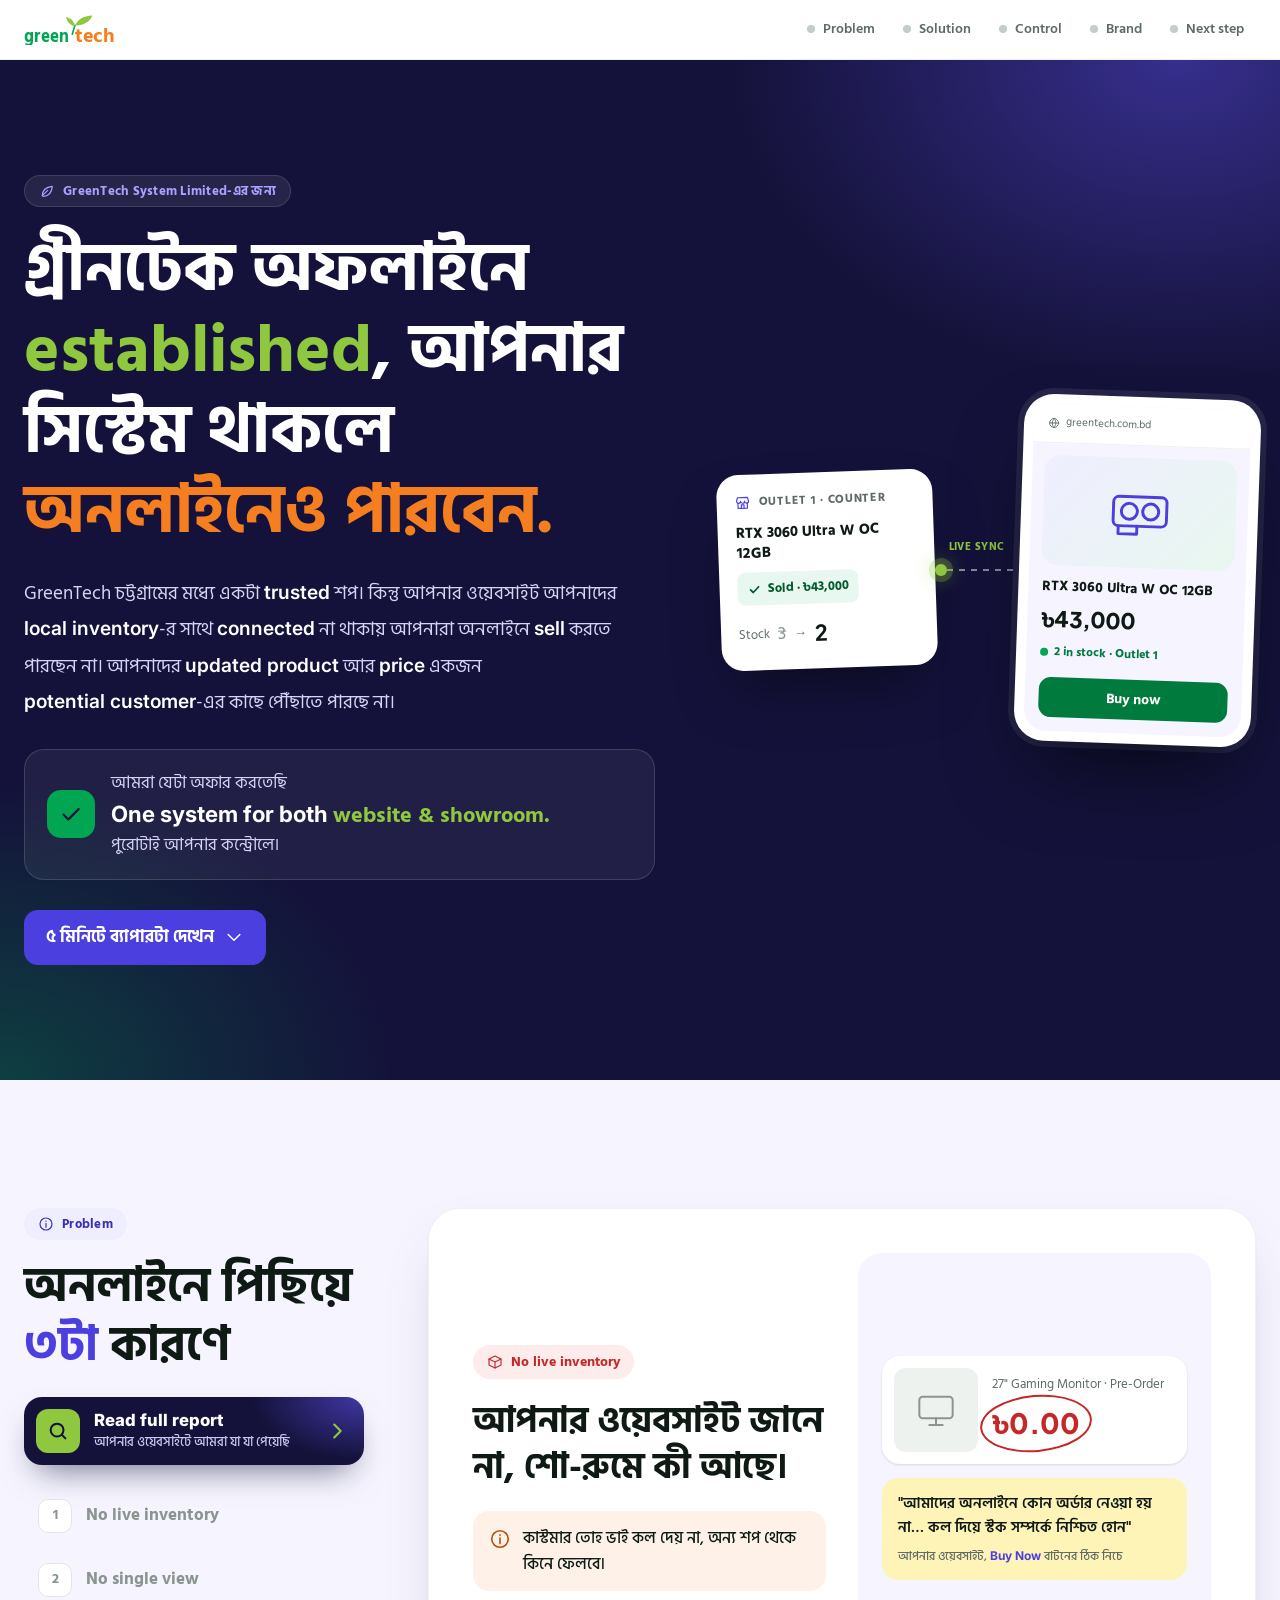
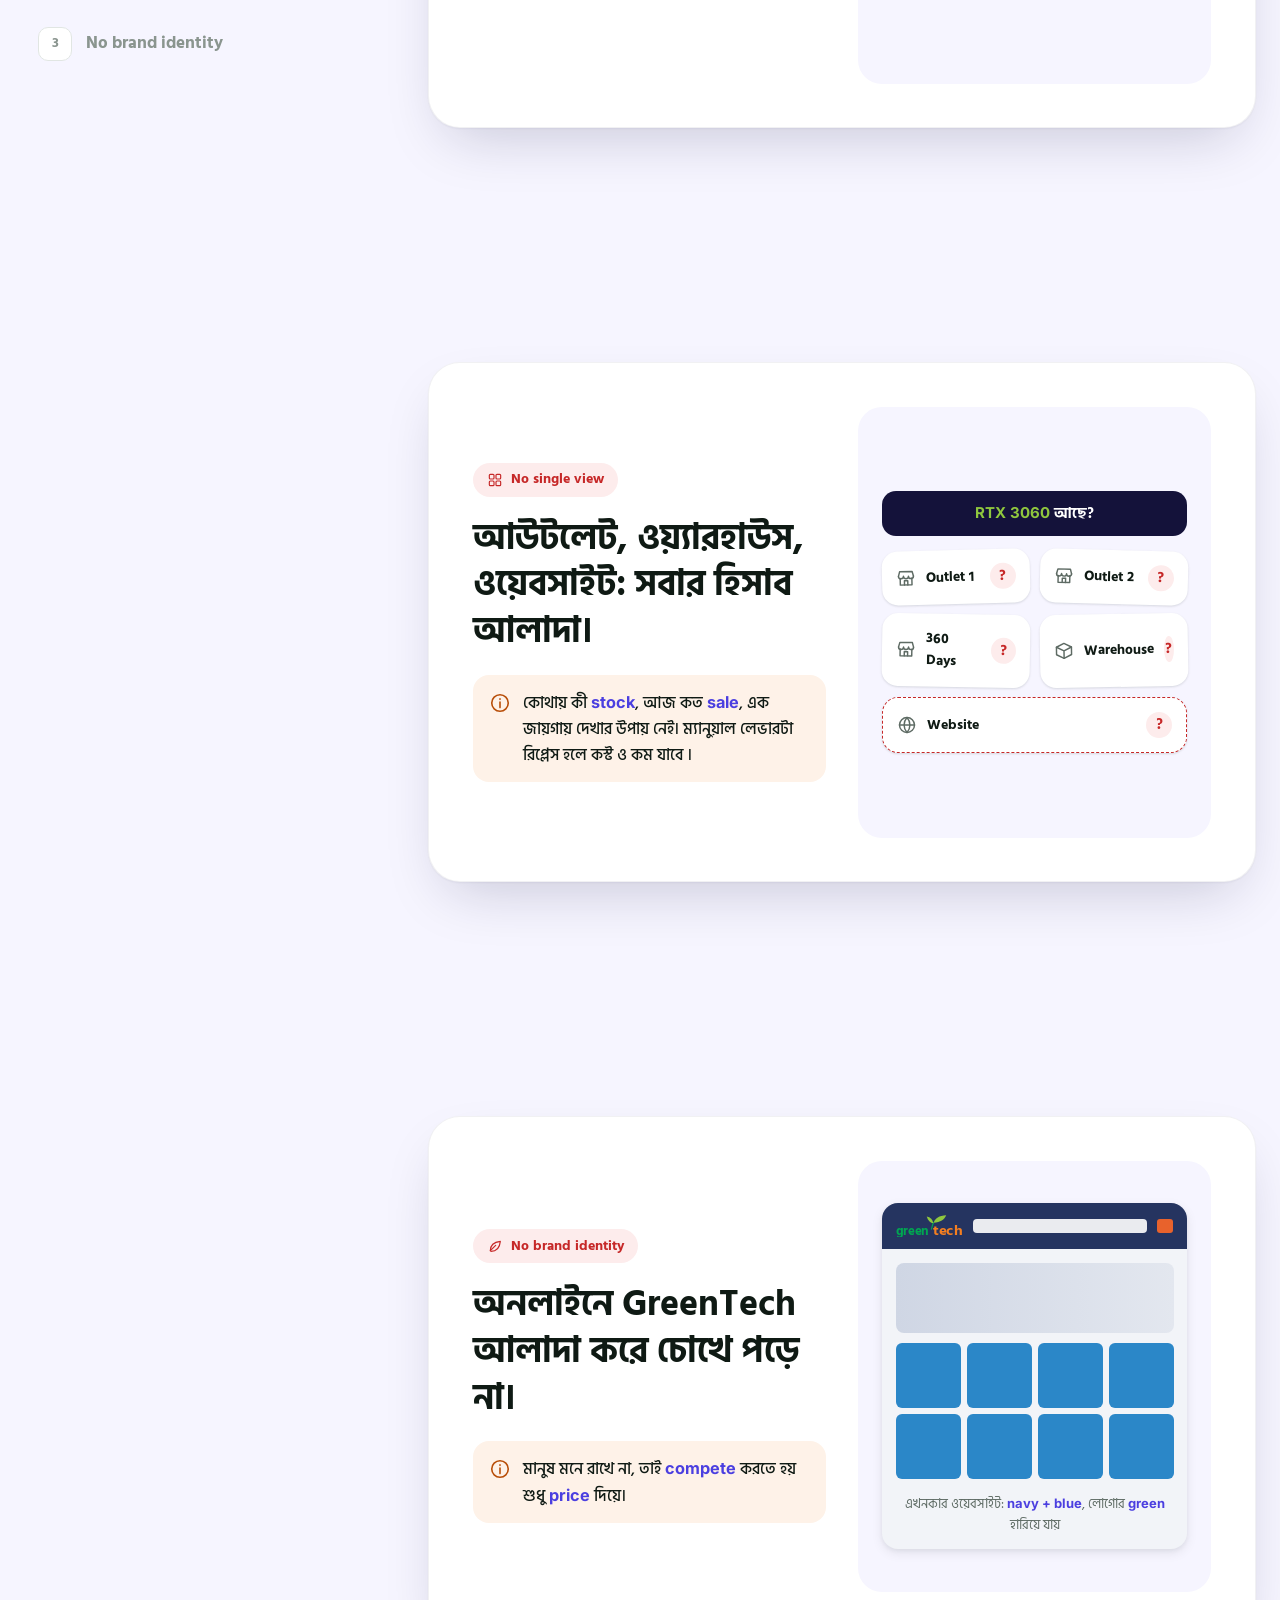
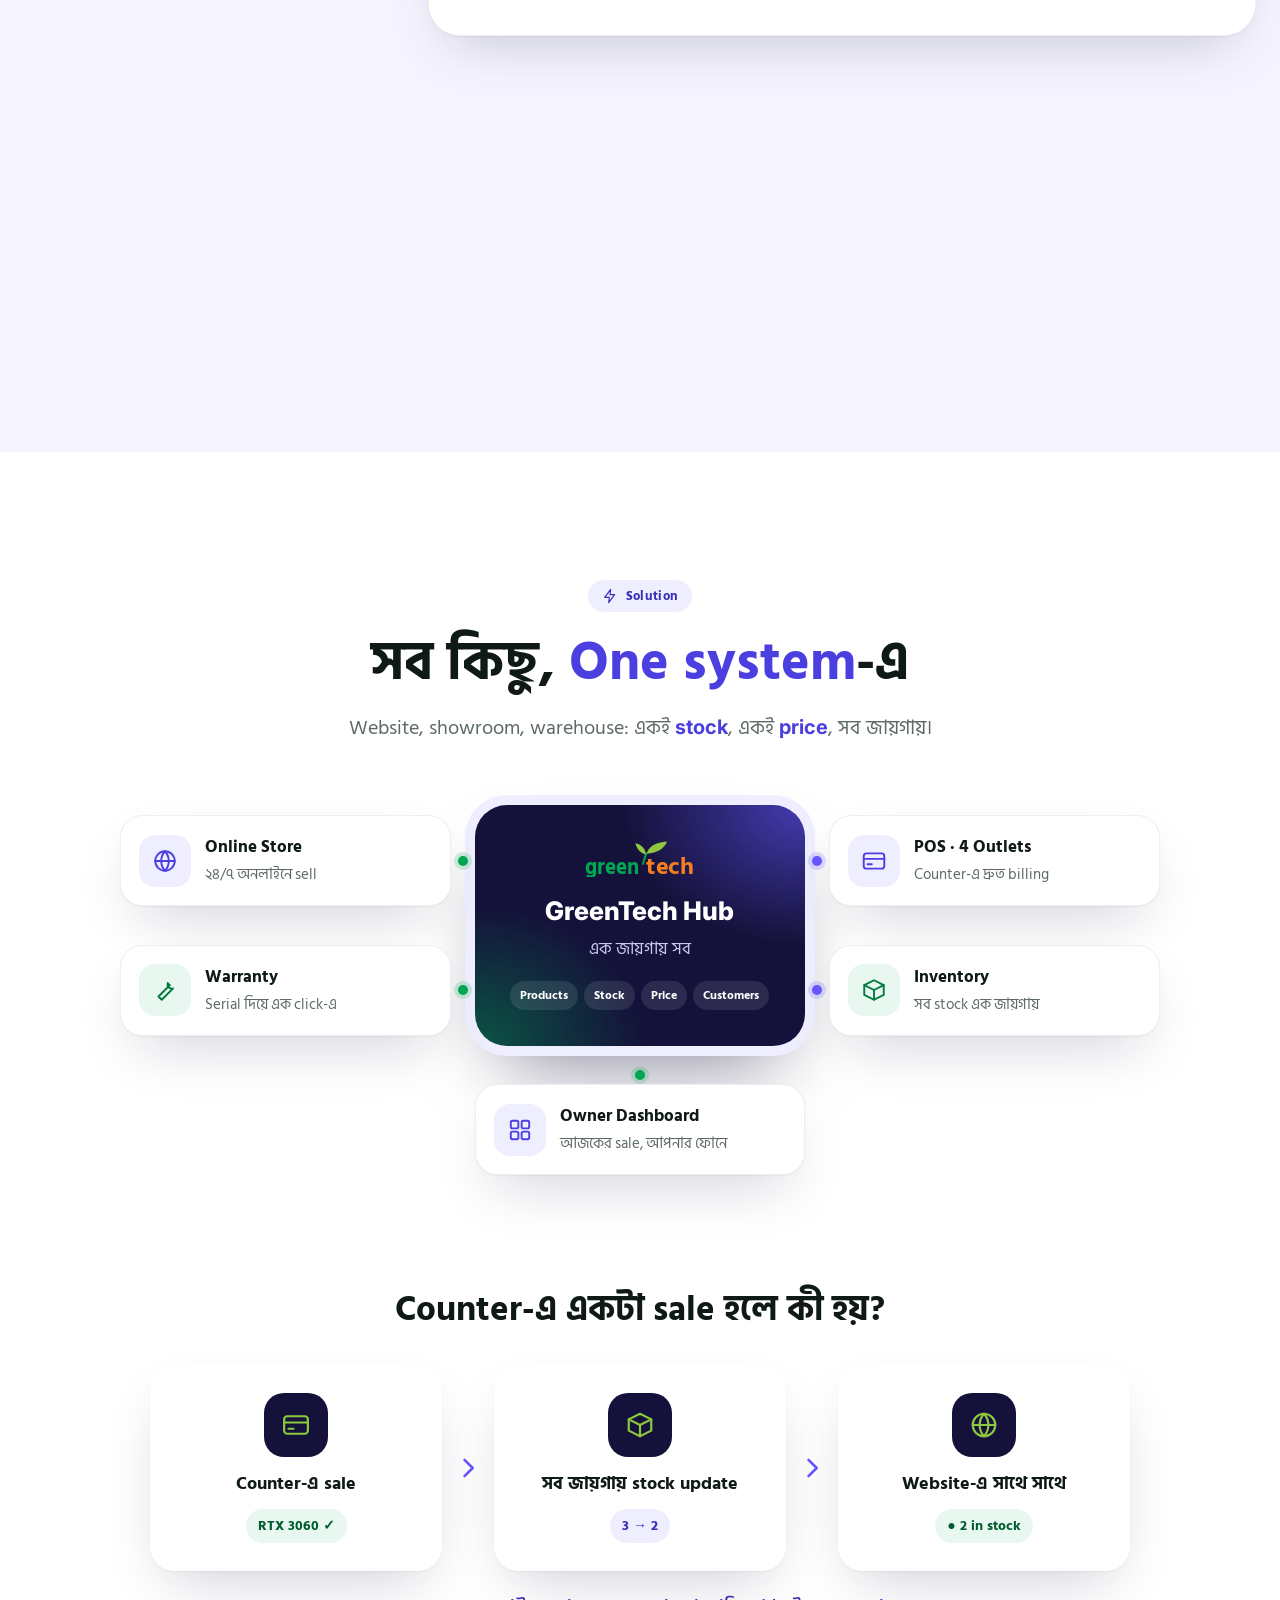
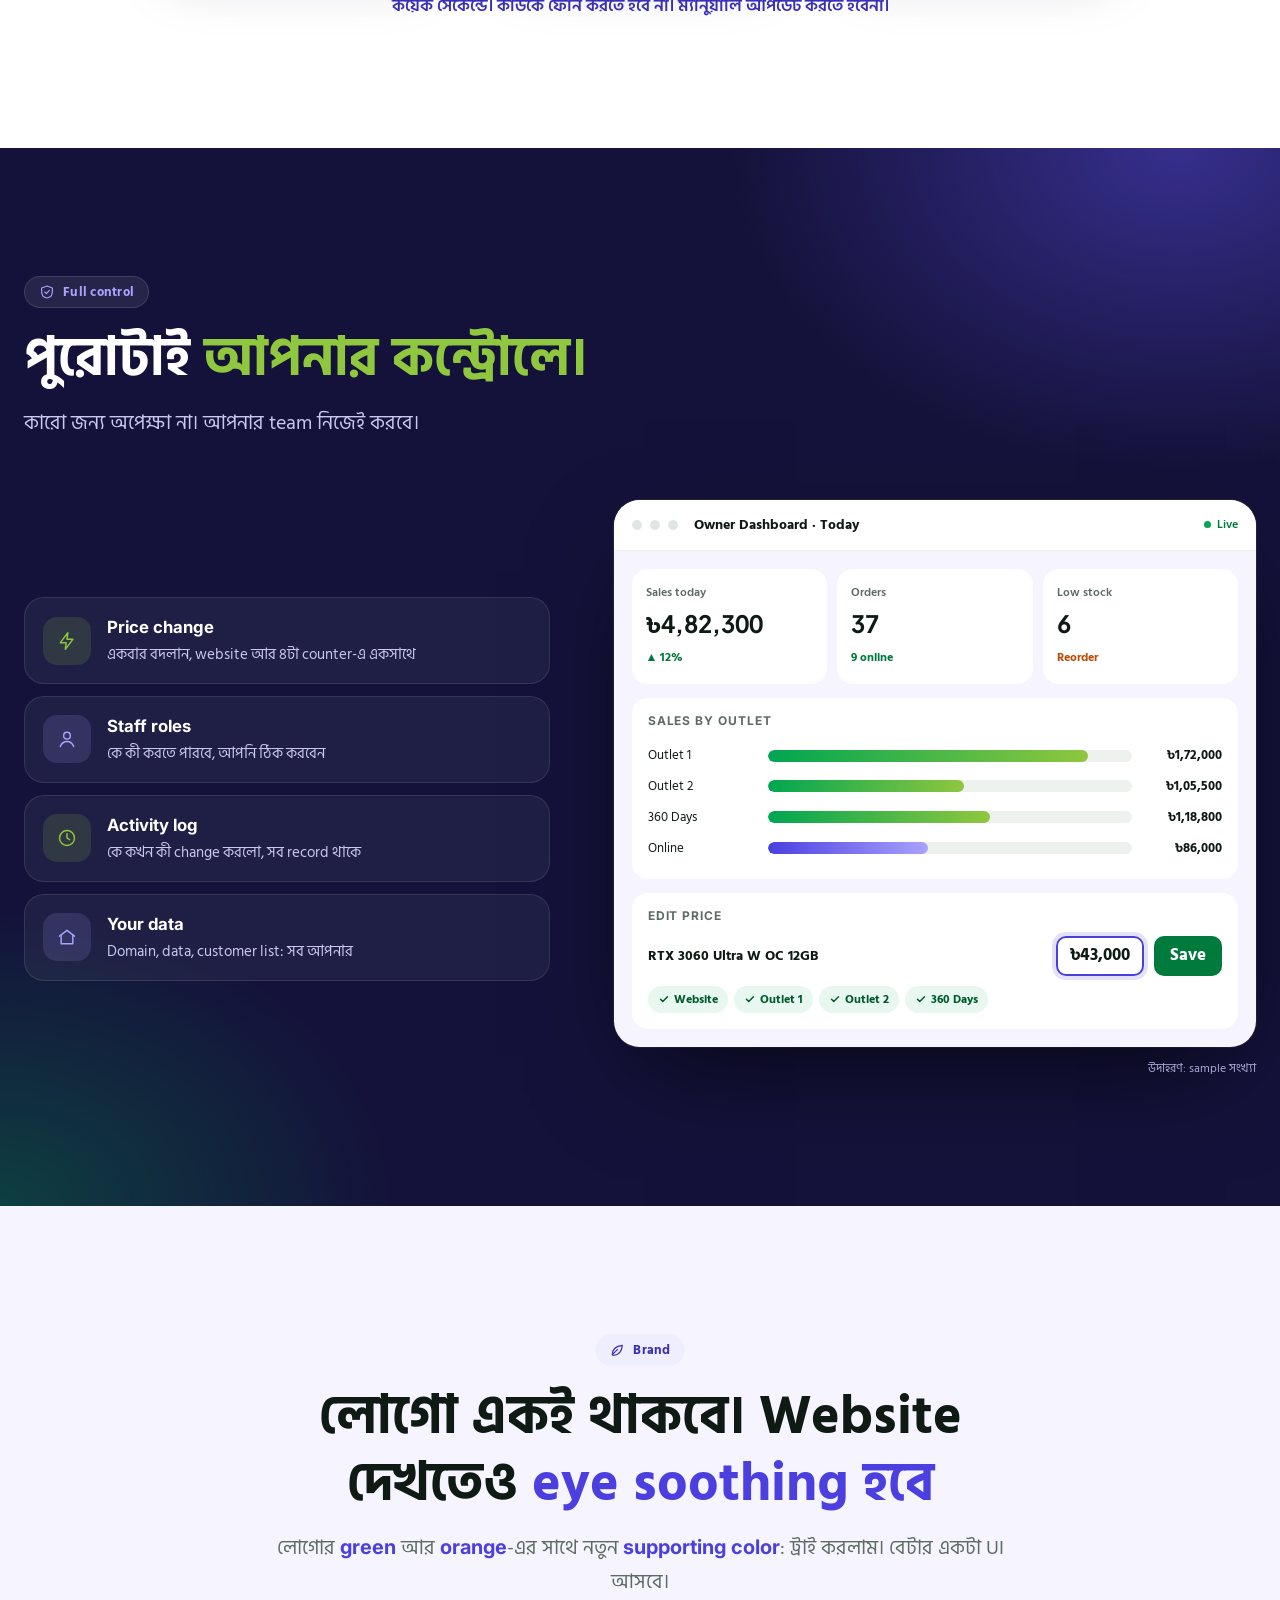
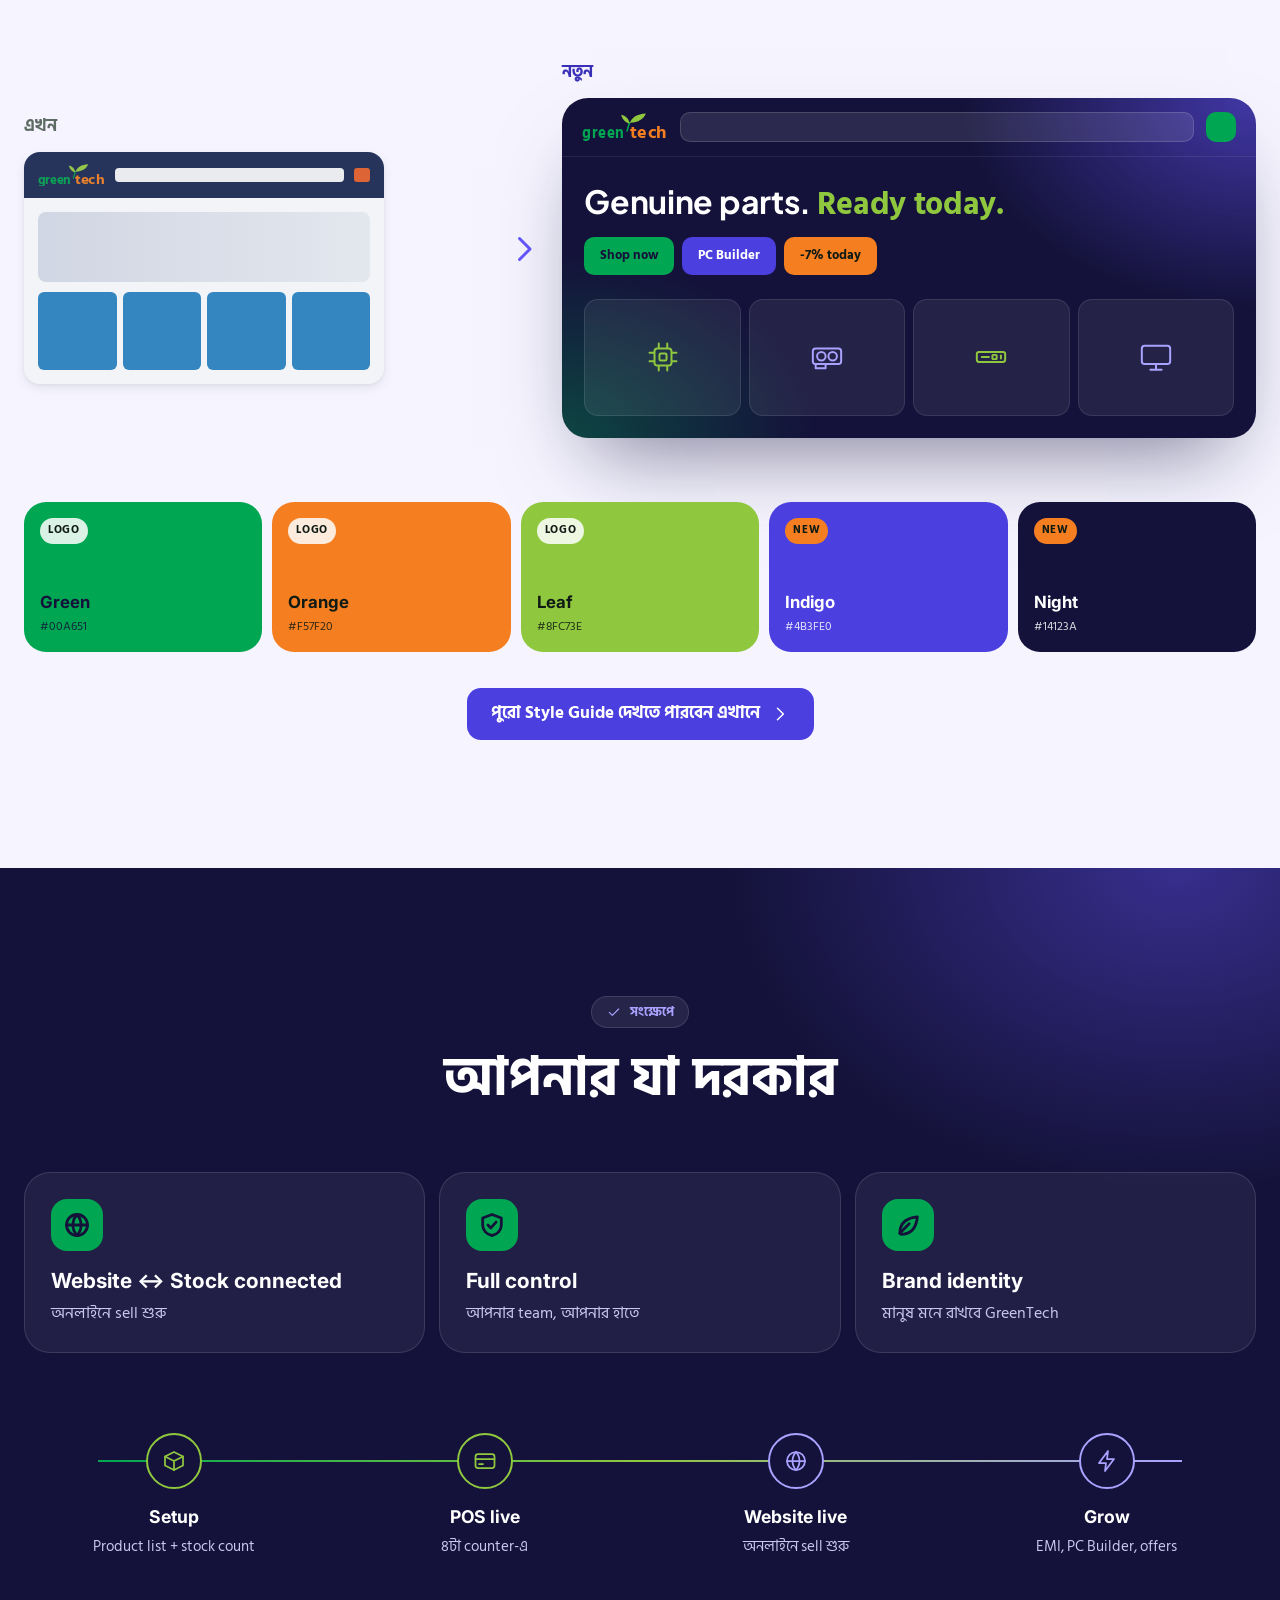
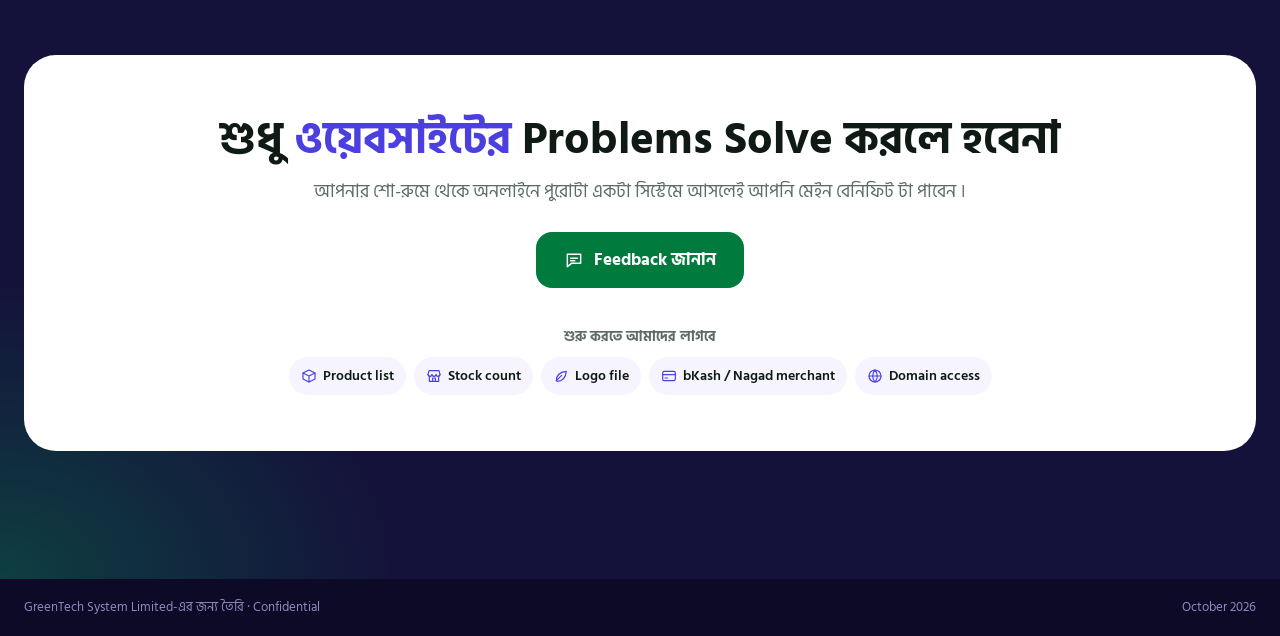
<file: index.html>
<!doctype html>
<html lang="bn">
  <head>
    <meta charset="utf-8" />
    <meta name="viewport" content="width=device-width, initial-scale=1" />
    <title>GreenTech — One System for Website &amp; Showroom</title>
    <meta
      name="description"
      content="GreenTech System Limited-এর জন্য প্রস্তাব: website আর showroom-এর জন্য one system — live stock, POS, full control।"
    />
    <meta name="theme-color" content="#14123A" />
    <meta name="robots" content="noindex" />
    <link rel="icon" href="assets/img/favicon.svg" type="image/svg+xml" />
    <link rel="preconnect" href="https://fonts.googleapis.com" />
    <link rel="preconnect" href="https://fonts.gstatic.com" crossorigin />
    <link
      href="https://fonts.googleapis.com/css2?family=Anek+Bangla:wght@600;700;800&family=Hind+Siliguri:wght@400;500;600;700&family=Inter:wght@400;500;600;700;800&family=Nunito:wght@900&family=Plus+Jakarta+Sans:wght@700;800&display=swap"
      rel="stylesheet"
    />
    <link rel="stylesheet" href="assets/css/tokens.css" />
    <link rel="stylesheet" href="assets/css/main.css" />
    <link rel="stylesheet" href="assets/css/proposal.css" />
    <script src="assets/js/icons.js" defer></script>
    <script src="assets/js/proposal.js"></script>
  </head>
  <body>
    <a class="skip-link" href="#problem">মূল অংশে যান</a>

    <!-- ================= TOP BAR ================= -->
    <header class="pbar">
      <div class="container">
        <a href="#top" class="logo" aria-label="GreenTech — উপরে যান">
          <svg viewBox="0 0 196 64" role="img" aria-hidden="true">
            <path
              class="lg-s"
              d="M103 41C105 34 106.5 28 109 22"
              fill="none"
              stroke-width="3.4"
              stroke-linecap="round"
            />
            <path
              class="lg-l"
              d="M108.5 24C100 22.5 92.5 15.5 89.5 4 100 6 107 13 108.5 24Z"
            />
            <path
              class="lg-l"
              d="M109.5 22.5C113.5 10 125.5 2 146 1 141 13.5 129 21.5 109.5 22.5Z"
            />
            <text
              y="58"
              font-family="Nunito, 'Arial Rounded MT Bold', 'Plus Jakarta Sans', Arial, sans-serif"
              font-weight="900"
              font-size="40"
            >
              <tspan
                class="lg-g"
                x="0"
                textLength="106"
                lengthAdjust="spacingAndGlyphs"
              >
                green
              </tspan>
              <tspan
                class="lg-t"
                x="109"
                textLength="84"
                lengthAdjust="spacingAndGlyphs"
              >
                tech
              </tspan>
            </text>
          </svg>
        </a>
        <nav class="pbar__nav" aria-label="Sections">
          <a href="#problem" data-short="Problem">Problem</a>
          <a href="#solution" data-short="Solution">Solution</a>
          <a href="#control" data-short="Control">Control</a>
          <a href="#brand" data-short="Brand">Brand</a>
          <a href="#next" data-short="Next step">Next step</a>
        </nav>
        <span class="pbar__now" aria-live="polite">Overview</span>
      </div>
      <div class="pbar__progress" aria-hidden="true"></div>
    </header>

    <main>
      <!-- ================= HERO ================= -->
      <section class="hero2 night" id="top" aria-labelledby="hero-h">
        <div class="container">
          <div>
            <span class="pill-label"
              ><svg class="ico"><use href="#i-leaf" /></svg>GreenTech System
              Limited-এর জন্য</span
            >
            <h1 id="hero-h">
              গ্রীনটেক অফলাইনে <span class="kw">established</span>, আপনার
              সিস্টেম থাকলে <span class="kw kw--alt">অনলাইনেও পারবেন.</span>
            </h1>
            <p class="hero2__lead">
              GreenTech চট্টগ্রামের মধ্যে একটা
              <span class="kw">trusted</span> শপ। কিন্তু আপনার ওয়েবসাইট আপনাদের
              <span class="kw">local inventory</span>-র সাথে
              <span class="kw">connected</span> না থাকায় আপনারা অনলাইনে
              <span class="kw">sell</span> করতে পারছেন না। আপনাদের
              <span class="kw">updated product</span> আর
              <span class="kw">price</span> একজন
              <span class="kw">potential customer</span>-এর কাছে পৌঁছাতে পারছে
              না।
            </p>
            <div class="offer">
              <div class="offer__icon">
                <svg class="ico"><use href="#i-check" /></svg>
              </div>
              <p>
                আমরা যেটা অফার করতেছি<strong
                  >One system for both <em>website &amp; showroom.</em></strong
                >পুরোটাই আপনার কন্ট্রোলে।
              </p>
            </div>
            <a href="#problem" class="hero2__cta"
              >৫ মিনিটে ব্যাপারটা দেখেন
              <svg class="ico"><use href="#i-chev-d" /></svg
            ></a>
          </div>

          <!-- one glance: counter sale → website updates -->
          <div
            class="sync"
            aria-label="Counter-এ sale হলে website সাথে সাথে update হয়"
          >
            <div class="sync__pos">
              <div class="sync__head">
                <svg class="ico"><use href="#i-store" /></svg>Outlet 1 · Counter
              </div>
              <p class="sync__item">RTX 3060 Ultra W OC 12GB</p>
              <span class="sync__sold"
                ><svg class="ico"><use href="#i-check" /></svg>Sold ·
                ৳43,000</span
              >
              <div class="sync__stock">Stock <s>3</s> → <b>2</b></div>
            </div>
            <div class="sync__line"><span>LIVE SYNC</span></div>
            <div class="sync__phone">
              <div class="sync__screen">
                <div class="sync__url">
                  <svg class="ico"><use href="#i-globe" /></svg>greentech.com.bd
                </div>
                <div class="sync__art">
                  <svg class="ico"><use href="#i-gpu" /></svg>
                </div>
                <div class="sync__body">
                  <b>RTX 3060 Ultra W OC 12GB</b>
                  <div class="sync__price">৳43,000</div>
                  <span class="sync__live">2 in stock · Outlet 1</span>
                  <div class="sync__buy">Buy now</div>
                </div>
              </div>
            </div>
          </div>
        </div>
      </section>

      <!-- ================= PROBLEM (pinned stack) ================= -->
      <section class="sec mist" id="problem" aria-labelledby="prob-h">
        <div class="container probx__grid">
          <div class="probx__side">
            <span class="pill-label"
              ><svg class="ico"><use href="#i-info" /></svg>Problem</span
            >
            <h2 id="prob-h">
              অনলাইনে পিছিয়ে <span class="kw">৩টা</span> কারণে
            </h2>
            <a href="audit.html" class="report-btn">
              <span class="report-btn__icon"><svg class="ico"><use href="#i-search" /></svg></span>
              <span class="report-btn__text">Read full report<small>আপনার ওয়েবসাইটে আমরা যা যা পেয়েছি</small></span>
              <svg class="ico report-btn__arrow"><use href="#i-chev-r" /></svg>
            </a>
            <ol class="steps" aria-hidden="true">
              <li><i>1</i>No live inventory</li>
              <li><i>2</i>No single view</li>
              <li><i>3</i>No brand identity</li>
            </ol>
          </div>

          <ol class="stack">
            <li class="scard">
              <div>
                <span class="scard__tag"
                  ><svg class="ico"><use href="#i-box" /></svg>No live
                  inventory</span
                >
                <h3>আপনার ওয়েবসাইট জানে না, শো-রুমে কী আছে।</h3>
                <p class="scard__cost">
                  <svg class="ico"><use href="#i-info" /></svg
                  ><span
                    >কাস্টমার তোহ ভাই কল দেয় না, অন্য শপ থেকে কিনে ফেলবে।</span
                  >
                </p>
              </div>
              <div class="scard__vis">
                <div class="v-zero">
                  <div class="v-zero__card">
                    <div class="v-zero__img">
                      <svg class="ico"><use href="#i-monitor" /></svg>
                    </div>
                    <div>
                      <p>27" Gaming Monitor · Pre-Order</p>
                      <span class="v-zero__price">৳0.00</span>
                    </div>
                  </div>
                  <div class="v-zero__note">
                    "আমাদের অনলাইনে কোন অর্ডার নেওয়া হয় না… কল দিয়ে স্টক
                    সম্পর্কে নিশ্চিত হোন"<small
                      >আপনার ওয়েবসাইট, <span class="kw">Buy Now</span> বাটনের
                      ঠিক নিচে</small
                    >
                  </div>
                </div>
              </div>
            </li>

            <li class="scard">
              <div>
                <span class="scard__tag"
                  ><svg class="ico"><use href="#i-grid" /></svg>No single
                  view</span
                >
                <h3>আউটলেট, ওয়্যারহাউস, ওয়েবসাইট: সবার হিসাব আলাদা।</h3>
                <p class="scard__cost">
                  <svg class="ico"><use href="#i-info" /></svg
                  ><span
                    >কোথায় কী <span class="kw">stock</span>, আজ কত
                    <span class="kw">sale</span>, এক জায়গায় দেখার উপায় নেই।
                    ম্যানুয়াল লেভারটা রিপ্লেস হলে কস্ট ও কম যাবে ।</span
                  >
                </p>
              </div>
              <div class="scard__vis">
                <div class="v-isl">
                  <p class="v-isl__q"><span class="kw">RTX 3060</span> আছে?</p>
                  <div class="v-isl__box">
                    <svg class="ico"><use href="#i-store" /></svg>Outlet 1<b
                      >?</b
                    >
                  </div>
                  <div class="v-isl__box">
                    <svg class="ico"><use href="#i-store" /></svg>Outlet 2<b
                      >?</b
                    >
                  </div>
                  <div class="v-isl__box">
                    <svg class="ico"><use href="#i-store" /></svg>360 Days<b
                      >?</b
                    >
                  </div>
                  <div class="v-isl__box">
                    <svg class="ico"><use href="#i-box" /></svg>Warehouse<b
                      >?</b
                    >
                  </div>
                  <div class="v-isl__box v-isl__box--web">
                    <svg class="ico"><use href="#i-globe" /></svg>Website<b
                      >?</b
                    >
                  </div>
                </div>
              </div>
            </li>

            <li class="scard">
              <div>
                <span class="scard__tag"
                  ><svg class="ico"><use href="#i-leaf" /></svg>No brand
                  identity</span
                >
                <h3>অনলাইনে GreenTech আলাদা করে চোখে পড়ে না।</h3>
                <p class="scard__cost">
                  <svg class="ico"><use href="#i-info" /></svg
                  ><span
                    >মানুষ মনে রাখে না, তাই <span class="kw">compete</span> করতে
                    হয় শুধু <span class="kw">price</span> দিয়ে।</span
                  >
                </p>
              </div>
              <div class="scard__vis">
                <div class="v-bland">
                  <div class="v-bland__bar">
                    <span class="logo"
                      ><svg viewBox="0 0 196 64" role="img" aria-hidden="true">
                        <path
                          class="lg-s"
                          d="M103 41C105 34 106.5 28 109 22"
                          fill="none"
                          stroke-width="3.4"
                          stroke-linecap="round"
                        />
                        <path
                          class="lg-l"
                          d="M108.5 24C100 22.5 92.5 15.5 89.5 4 100 6 107 13 108.5 24Z"
                        />
                        <path
                          class="lg-l"
                          d="M109.5 22.5C113.5 10 125.5 2 146 1 141 13.5 129 21.5 109.5 22.5Z"
                        />
                        <text
                          y="58"
                          font-family="Nunito, 'Arial Rounded MT Bold', Arial, sans-serif"
                          font-weight="900"
                          font-size="40"
                        >
                          <tspan
                            class="lg-g"
                            x="0"
                            textLength="106"
                            lengthAdjust="spacingAndGlyphs"
                          >
                            green
                          </tspan>
                          <tspan
                            class="lg-t"
                            x="109"
                            textLength="84"
                            lengthAdjust="spacingAndGlyphs"
                          >
                            tech
                          </tspan>
                        </text>
                      </svg></span
                    >
                    <i></i><span></span>
                  </div>
                  <div class="v-bland__body">
                    <div class="v-bland__banner"></div>
                    <div class="v-bland__tiles">
                      <i></i><i></i><i></i><i></i><i></i><i></i><i></i><i></i>
                    </div>
                  </div>
                  <p class="v-bland__cap">
                    এখনকার ওয়েবসাইট: <span class="kw">navy + blue</span>, লোগোর
                    <span class="kw">green</span> হারিয়ে যায়
                  </p>
                </div>
              </div>
            </li>
          </ol>
        </div>
      </section>

      <!-- ================= SOLUTION ================= -->
      <section class="sec" id="solution" aria-labelledby="sol-h">
        <div class="container">
          <div class="sec-head sec-head--center reveal">
            <span class="pill-label"
              ><svg class="ico"><use href="#i-bolt" /></svg>Solution</span
            >
            <h2 id="sol-h">সব কিছু, <span class="kw">One system</span>-এ</h2>
            <p>
              Website, showroom, warehouse: একই <span class="kw">stock</span>,
              একই <span class="kw">price</span>, সব জায়গায়।
            </p>
          </div>

          <div class="hub2 reveal">
            <div class="hub2__core">
              <span class="logo"
                ><svg viewBox="0 0 196 64" role="img" aria-hidden="true">
                  <path
                    class="lg-s"
                    d="M103 41C105 34 106.5 28 109 22"
                    fill="none"
                    stroke-width="3.4"
                    stroke-linecap="round"
                  />
                  <path
                    class="lg-l"
                    d="M108.5 24C100 22.5 92.5 15.5 89.5 4 100 6 107 13 108.5 24Z"
                  />
                  <path
                    class="lg-l"
                    d="M109.5 22.5C113.5 10 125.5 2 146 1 141 13.5 129 21.5 109.5 22.5Z"
                  />
                  <text
                    y="58"
                    font-family="Nunito, 'Arial Rounded MT Bold', Arial, sans-serif"
                    font-weight="900"
                    font-size="40"
                  >
                    <tspan
                      class="lg-g"
                      x="0"
                      textLength="106"
                      lengthAdjust="spacingAndGlyphs"
                    >
                      green
                    </tspan>
                    <tspan
                      class="lg-t"
                      x="109"
                      textLength="84"
                      lengthAdjust="spacingAndGlyphs"
                    >
                      tech
                    </tspan>
                  </text>
                </svg></span
              >
              <b>GreenTech Hub</b>
              <p>এক জায়গায় সব</p>
              <ul>
                <li>Products</li>
                <li>Stock</li>
                <li>Price</li>
                <li>Customers</li>
              </ul>
            </div>
            <div class="hnode hnode--1">
              <div class="hnode__icon">
                <svg class="ico"><use href="#i-globe" /></svg>
              </div>
              <div><b>Online Store</b><span>২৪/৭ অনলাইনে sell</span></div>
            </div>
            <div class="hnode hnode--2">
              <div class="hnode__icon">
                <svg class="ico"><use href="#i-wrench" /></svg>
              </div>
              <div><b>Warranty</b><span>Serial দিয়ে এক click-এ</span></div>
            </div>
            <div class="hnode hnode--3">
              <div class="hnode__icon">
                <svg class="ico"><use href="#i-card" /></svg>
              </div>
              <div>
                <b>POS · 4 Outlets</b><span>Counter-এ দ্রুত billing</span>
              </div>
            </div>
            <div class="hnode hnode--4">
              <div class="hnode__icon">
                <svg class="ico"><use href="#i-box" /></svg>
              </div>
              <div><b>Inventory</b><span>সব stock এক জায়গায়</span></div>
            </div>
            <div class="hnode hnode--5">
              <div class="hnode__icon">
                <svg class="ico"><use href="#i-grid" /></svg>
              </div>
              <div>
                <b>Owner Dashboard</b><span>আজকের sale, আপনার ফোনে</span>
              </div>
            </div>
          </div>

          <h3 class="sub2 reveal">Counter-এ একটা sale হলে কী হয়?</h3>
          <div class="chain reveal">
            <div class="chain__step">
              <div class="chain__icon">
                <svg class="ico"><use href="#i-card" /></svg>
              </div>
              <b>Counter-এ sale</b><span class="chain__chip">RTX 3060 ✓</span>
            </div>
            <div class="chain__arrow">
              <svg class="ico"><use href="#i-chev-r" /></svg>
            </div>
            <div class="chain__step">
              <div class="chain__icon">
                <svg class="ico"><use href="#i-box" /></svg>
              </div>
              <b>সব জায়গায় stock update</b
              ><span class="chain__chip chain__chip--ind">3 → 2</span>
            </div>
            <div class="chain__arrow">
              <svg class="ico"><use href="#i-chev-r" /></svg>
            </div>
            <div class="chain__step">
              <div class="chain__icon">
                <svg class="ico"><use href="#i-globe" /></svg>
              </div>
              <b>Website-এ সাথে সাথে</b
              ><span class="chain__chip">● 2 in stock</span>
            </div>
          </div>
          <p class="chain__note reveal">
            কয়েক সেকেন্ডে। কাউকে ফোন করতে হবে না। ম্যানুয়ালি আপডেট করতে হবেনা।
          </p>

          <!-- <h3 class="sub2 reveal">একজন কাস্টমার, দুইটা গল্প</h3>
          <div class="vs reveal">
            <div class="vs__row vs__row--bad">
              <div class="vs__label"><span>এখন</span></div>
              <div class="vs__cell">
                <svg class="ico"><use href="#i-search" /></svg>Google-এ খুঁজলো
              </div>
              <div class="vs__cell">
                <svg class="ico"><use href="#i-info" /></svg>"Call করে জানুন"
              </div>
              <div class="vs__cell">
                <svg class="ico"><use href="#i-phone" /></svg>Call, wait…
              </div>
              <div class="vs__cell">
                <svg class="ico"><use href="#i-x" /></svg>অন্য শপে কিনলো
              </div>
            </div>
            <div class="vs__row vs__row--good">
              <div class="vs__label"><span>One system-এ</span></div>
              <div class="vs__cell">
                <svg class="ico"><use href="#i-search" /></svg>Google-এ খুঁজলো
              </div>
              <div class="vs__cell">
                <svg class="ico"><use href="#i-store" /></svg>"3 in stock" দেখলো
              </div>
              <div class="vs__cell">
                <svg class="ico"><use href="#i-card" /></svg>bKash-এ pay
              </div>
              <div class="vs__cell">
                <svg class="ico"><use href="#i-check" /></svg>১ ঘণ্টায় pickup
              </div>
            </div>
          </div> -->
        </div>
      </section>

      <!-- ================= CONTROL ================= -->
      <section class="sec night" id="control" aria-labelledby="ctl-h">
        <div class="container">
          <div class="sec-head reveal">
            <span class="pill-label"
              ><svg class="ico"><use href="#i-shield" /></svg>Full control</span
            >
            <h2 id="ctl-h">পুরোটাই <span class="kw">আপনার কন্ট্রোলে।</span></h2>
            <p>কারো জন্য অপেক্ষা না। আপনার team নিজেই করবে।</p>
          </div>

          <div class="ctl2">
            <div class="ctl2__list reveal">
              <div class="ctl2__item">
                <div class="ctl2__icon">
                  <svg class="ico"><use href="#i-bolt" /></svg>
                </div>
                <div>
                  <b>Price change</b
                  ><span>একবার বদলান, website আর ৪টা counter-এ একসাথে</span>
                </div>
              </div>
              <div class="ctl2__item">
                <div class="ctl2__icon">
                  <svg class="ico"><use href="#i-user" /></svg>
                </div>
                <div>
                  <b>Staff roles</b
                  ><span>কে কী করতে পারবে, আপনি ঠিক করবেন</span>
                </div>
              </div>
              <div class="ctl2__item">
                <div class="ctl2__icon">
                  <svg class="ico"><use href="#i-clock" /></svg>
                </div>
                <div>
                  <b>Activity log</b
                  ><span>কে কখন কী change করলো, সব record থাকে</span>
                </div>
              </div>
              <div class="ctl2__item">
                <div class="ctl2__icon">
                  <svg class="ico"><use href="#i-home" /></svg>
                </div>
                <div>
                  <b>Your data</b
                  ><span>Domain, data, customer list: সব আপনার</span>
                </div>
              </div>
            </div>

            <div class="reveal">
              <div class="dash" aria-label="Owner dashboard (example)">
                <div class="dash__bar">
                  <i></i><i></i><i></i><span>Owner Dashboard · Today</span
                  ><small>Live</small>
                </div>
                <div class="dash__body">
                  <div class="kpis">
                    <div class="kpi">
                      <small>Sales today</small><b>৳4,82,300</b><em>▲ 12%</em>
                    </div>
                    <div class="kpi">
                      <small>Orders</small><b>37</b><em>9 online</em>
                    </div>
                    <div class="kpi">
                      <small>Low stock</small><b>6</b
                      ><em class="warn">Reorder</em>
                    </div>
                  </div>
                  <div class="dash__panel">
                    <h4>Sales by outlet</h4>
                    <ul class="bars3">
                      <li>
                        <span>Outlet 1</span><i><b style="width: 88%"></b></i
                        ><span>৳1,72,000</span>
                      </li>
                      <li>
                        <span>Outlet 2</span><i><b style="width: 54%"></b></i
                        ><span>৳1,05,500</span>
                      </li>
                      <li>
                        <span>360 Days</span><i><b style="width: 61%"></b></i
                        ><span>৳1,18,800</span>
                      </li>
                      <li>
                        <span>Online</span><i><b style="width: 44%"></b></i
                        ><span>৳86,000</span>
                      </li>
                    </ul>
                  </div>
                  <div class="dash__panel">
                    <h4>Edit price</h4>
                    <div class="edit">
                      <p>RTX 3060 Ultra W OC 12GB</p>
                      <span class="edit__price">৳43,000</span>
                      <button class="edit__save" type="button">Save</button>
                      <div class="edit__sync">
                        <span
                          ><svg class="ico"><use href="#i-check" /></svg
                          >Website</span
                        ><span
                          ><svg class="ico"><use href="#i-check" /></svg>Outlet
                          1</span
                        ><span
                          ><svg class="ico"><use href="#i-check" /></svg>Outlet
                          2</span
                        ><span
                          ><svg class="ico"><use href="#i-check" /></svg>360
                          Days</span
                        >
                      </div>
                    </div>
                  </div>
                </div>
              </div>
              <p class="illus">উদাহরণ: sample সংখ্যা</p>
            </div>
          </div>
        </div>
      </section>

      <!-- ================= BRAND ================= -->
      <section class="sec mist" id="brand" aria-labelledby="brand-h">
        <div class="container">
          <div class="sec-head sec-head--center reveal">
            <span class="pill-label"
              ><svg class="ico"><use href="#i-leaf" /></svg>Brand</span
            >
            <h2 id="brand-h">
              লোগো একই থাকবে। Website দেখতেও
              <span class="kw"> eye soothing হবে</span>
            </h2>
            <p>
              লোগোর <span class="kw">green</span> আর
              <span class="kw">orange</span>-এর সাথে নতুন
              <span class="kw">supporting color</span>: ট্রাই করলাম। বেটার একটা
              UI আসবে।
            </p>
          </div>

          <div class="ba reveal">
            <div>
              <span class="ba__label ba__label--old">এখন</span>
              <div class="v-bland ba__old">
                <div class="v-bland__bar">
                  <span class="logo"
                    ><svg viewBox="0 0 196 64" role="img" aria-hidden="true">
                      <path
                        class="lg-s"
                        d="M103 41C105 34 106.5 28 109 22"
                        fill="none"
                        stroke-width="3.4"
                        stroke-linecap="round"
                      />
                      <path
                        class="lg-l"
                        d="M108.5 24C100 22.5 92.5 15.5 89.5 4 100 6 107 13 108.5 24Z"
                      />
                      <path
                        class="lg-l"
                        d="M109.5 22.5C113.5 10 125.5 2 146 1 141 13.5 129 21.5 109.5 22.5Z"
                      />
                      <text
                        y="58"
                        font-family="Nunito, 'Arial Rounded MT Bold', Arial, sans-serif"
                        font-weight="900"
                        font-size="40"
                      >
                        <tspan
                          class="lg-g"
                          x="0"
                          textLength="106"
                          lengthAdjust="spacingAndGlyphs"
                        >
                          green
                        </tspan>
                        <tspan
                          class="lg-t"
                          x="109"
                          textLength="84"
                          lengthAdjust="spacingAndGlyphs"
                        >
                          tech
                        </tspan>
                      </text>
                    </svg></span
                  >
                  <i></i><span></span>
                </div>
                <div class="v-bland__body">
                  <div class="v-bland__banner"></div>
                  <div class="v-bland__tiles"><i></i><i></i><i></i><i></i></div>
                </div>
              </div>
            </div>
            <div class="ba__arrow">
              <svg class="ico"><use href="#i-chev-r" /></svg>
            </div>
            <div>
              <span class="ba__label ba__label--new">নতুন</span>
              <div class="ba__new">
                <div class="ba__nav">
                  <span class="logo"
                    ><svg viewBox="0 0 196 64" role="img" aria-hidden="true">
                      <path
                        class="lg-s"
                        d="M103 41C105 34 106.5 28 109 22"
                        fill="none"
                        stroke-width="3.4"
                        stroke-linecap="round"
                      />
                      <path
                        class="lg-l"
                        d="M108.5 24C100 22.5 92.5 15.5 89.5 4 100 6 107 13 108.5 24Z"
                      />
                      <path
                        class="lg-l"
                        d="M109.5 22.5C113.5 10 125.5 2 146 1 141 13.5 129 21.5 109.5 22.5Z"
                      />
                      <text
                        y="58"
                        font-family="Nunito, 'Arial Rounded MT Bold', Arial, sans-serif"
                        font-weight="900"
                        font-size="40"
                      >
                        <tspan
                          class="lg-g"
                          x="0"
                          textLength="106"
                          lengthAdjust="spacingAndGlyphs"
                        >
                          green
                        </tspan>
                        <tspan
                          class="lg-t"
                          x="109"
                          textLength="84"
                          lengthAdjust="spacingAndGlyphs"
                        >
                          tech
                        </tspan>
                      </text>
                    </svg></span
                  >
                  <i></i><span></span>
                </div>
                <div class="ba__hero">
                  <h4>Genuine parts. <em>Ready today.</em></h4>
                  <div class="ba__row">
                    <span
                      class="ba__btn"
                      style="
                        background: var(--green-500);
                        color: var(--night-900);
                      "
                      >Shop now</span
                    >
                    <span
                      class="ba__btn"
                      style="background: var(--indigo-600); color: #fff"
                      >PC Builder</span
                    >
                    <span
                      class="ba__btn"
                      style="
                        background: var(--orange-500);
                        color: var(--ink-900);
                      "
                      >-7% today</span
                    >
                  </div>
                </div>
                <div class="ba__chips">
                  <i
                    ><svg class="ico"><use href="#i-cpu" /></svg></i
                  ><i
                    ><svg class="ico"><use href="#i-gpu" /></svg></i
                  ><i
                    ><svg class="ico"><use href="#i-ssd" /></svg></i
                  ><i
                    ><svg class="ico"><use href="#i-monitor" /></svg
                  ></i>
                </div>
              </div>
            </div>
          </div>

          <div class="palette reveal">
            <div
              class="sw"
              style="background: var(--green-500); color: var(--night-900)"
            >
              <small>Logo</small>
              <div><b>Green</b><span>#00A651</span></div>
            </div>
            <div
              class="sw"
              style="background: var(--orange-500); color: var(--ink-900)"
            >
              <small>Logo</small>
              <div><b>Orange</b><span>#F57F20</span></div>
            </div>
            <div
              class="sw"
              style="background: var(--leaf-500); color: var(--ink-900)"
            >
              <small>Logo</small>
              <div><b>Leaf</b><span>#8FC73E</span></div>
            </div>
            <div
              class="sw sw--new"
              style="background: var(--indigo-600); color: #fff"
            >
              <small>New</small>
              <div><b>Indigo</b><span>#4B3FE0</span></div>
            </div>
            <div
              class="sw sw--new"
              style="background: var(--night-900); color: #fff"
            >
              <small>New</small>
              <div><b>Night</b><span>#14123A</span></div>
            </div>
          </div>

          <div class="brand-cta reveal">
            <a href="style-guide.html" class="btn-ind"
              >পুরো Style Guide দেখতে পারবেন এখানে
              <svg class="ico"><use href="#i-chev-r" /></svg
            ></a>
          </div>
        </div>
      </section>

      <!-- ================= NEXT STEP ================= -->
      <section class="sec night" id="next" aria-labelledby="next-h">
        <div class="container">
          <div class="sec-head sec-head--center reveal">
            <span class="pill-label"
              ><svg class="ico"><use href="#i-check" /></svg>সংক্ষেপে</span
            >
            <h2 id="next-h">আপনার যা দরকার</h2>
          </div>

          <div class="wins reveal">
            <div class="win">
              <div class="win__icon">
                <svg class="ico"><use href="#i-globe" /></svg>
              </div>
              <b>Website ↔ Stock connected</b><span>অনলাইনে sell শুরু</span>
            </div>
            <div class="win">
              <div class="win__icon">
                <svg class="ico"><use href="#i-shield" /></svg>
              </div>
              <b>Full control</b><span>আপনার team, আপনার হাতে</span>
            </div>
            <div class="win">
              <div class="win__icon">
                <svg class="ico"><use href="#i-leaf" /></svg>
              </div>
              <b>Brand identity</b><span>মানুষ মনে রাখবে GreenTech</span>
            </div>
          </div>

          <ol class="road reveal">
            <li>
              <i
                ><svg class="ico"><use href="#i-box" /></svg></i
              ><b>Setup</b><span>Product list + stock count</span>
            </li>
            <li>
              <i
                ><svg class="ico"><use href="#i-card" /></svg></i
              ><b>POS live</b><span>৪টা counter-এ</span>
            </li>
            <li>
              <i
                ><svg class="ico"><use href="#i-globe" /></svg></i
              ><b>Website live</b><span>অনলাইনে sell শুরু</span>
            </li>
            <li>
              <i
                ><svg class="ico"><use href="#i-bolt" /></svg></i
              ><b>Grow</b><span>EMI, PC Builder, offers</span>
            </li>
          </ol>

          <div class="meet reveal">
            <h3>
              শুধু <span class="kw"> ওয়েবসাইটের </span> Problems Solve করলে
              হবেনা
            </h3>
            <p>
              আপনার শো-রুমে থেকে অনলাইনে পুরোটা একটা সিস্টেমে আসলেই আপনি মেইন
              বেনিফিট টা পাবেন ।
            </p>
            <a href="https://jubaer.live" target="_blank" rel="noopener" class="meet__btn"
              ><svg class="ico"><use href="#i-chat" /></svg>Feedback জানান</a
            >
            <div class="needs2">
              <p>শুরু করতে আমাদের লাগবে</p>
              <span
                ><svg class="ico"><use href="#i-box" /></svg>Product list</span
              >
              <span
                ><svg class="ico"><use href="#i-store" /></svg>Stock count</span
              >
              <span
                ><svg class="ico"><use href="#i-leaf" /></svg>Logo file</span
              >
              <span
                ><svg class="ico"><use href="#i-card" /></svg>bKash / Nagad
                merchant</span
              >
              <span
                ><svg class="ico"><use href="#i-globe" /></svg>Domain
                access</span
              >
            </div>
          </div>
        </div>
      </section>
    </main>

    <footer class="p-foot">
      <div class="container">
        <span>GreenTech System Limited-এর জন্য তৈরি · Confidential</span
        ><span>October 2026</span>
      </div>
    </footer>
  </body>
</html>
</file>
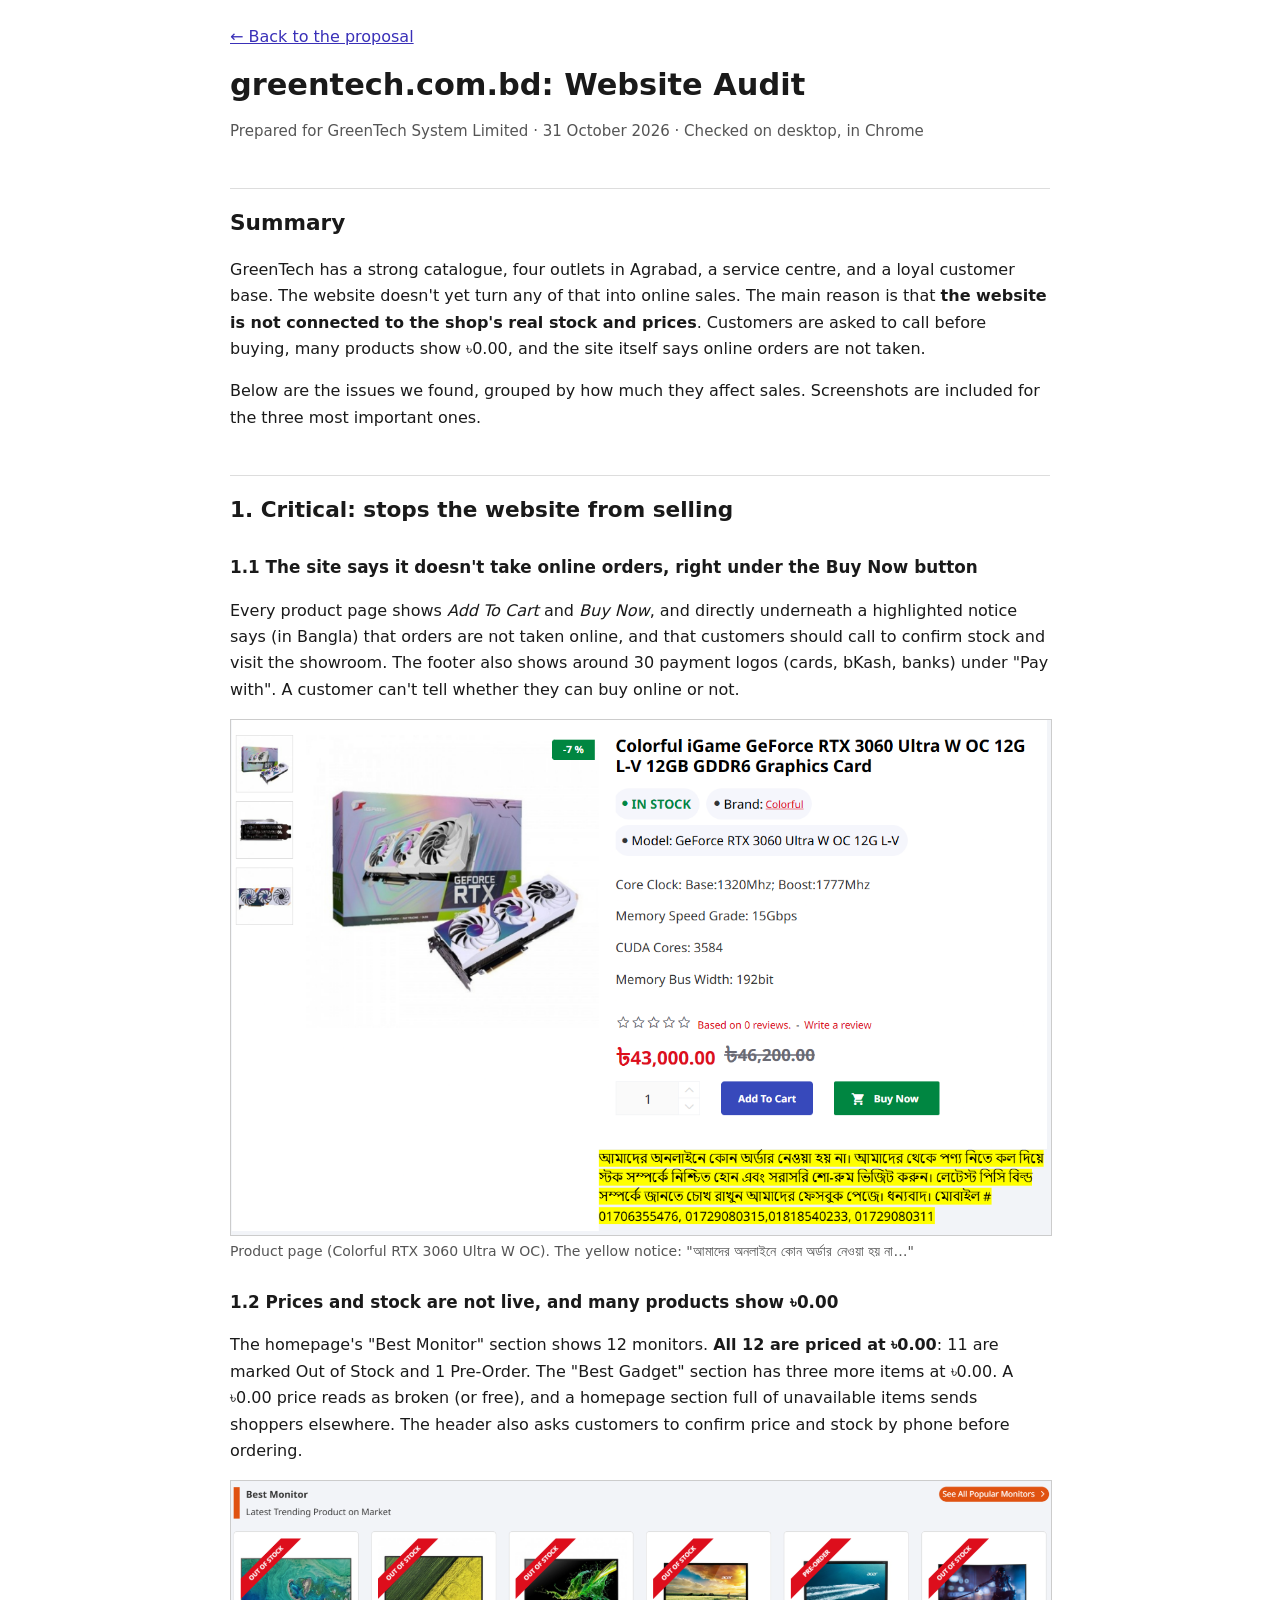
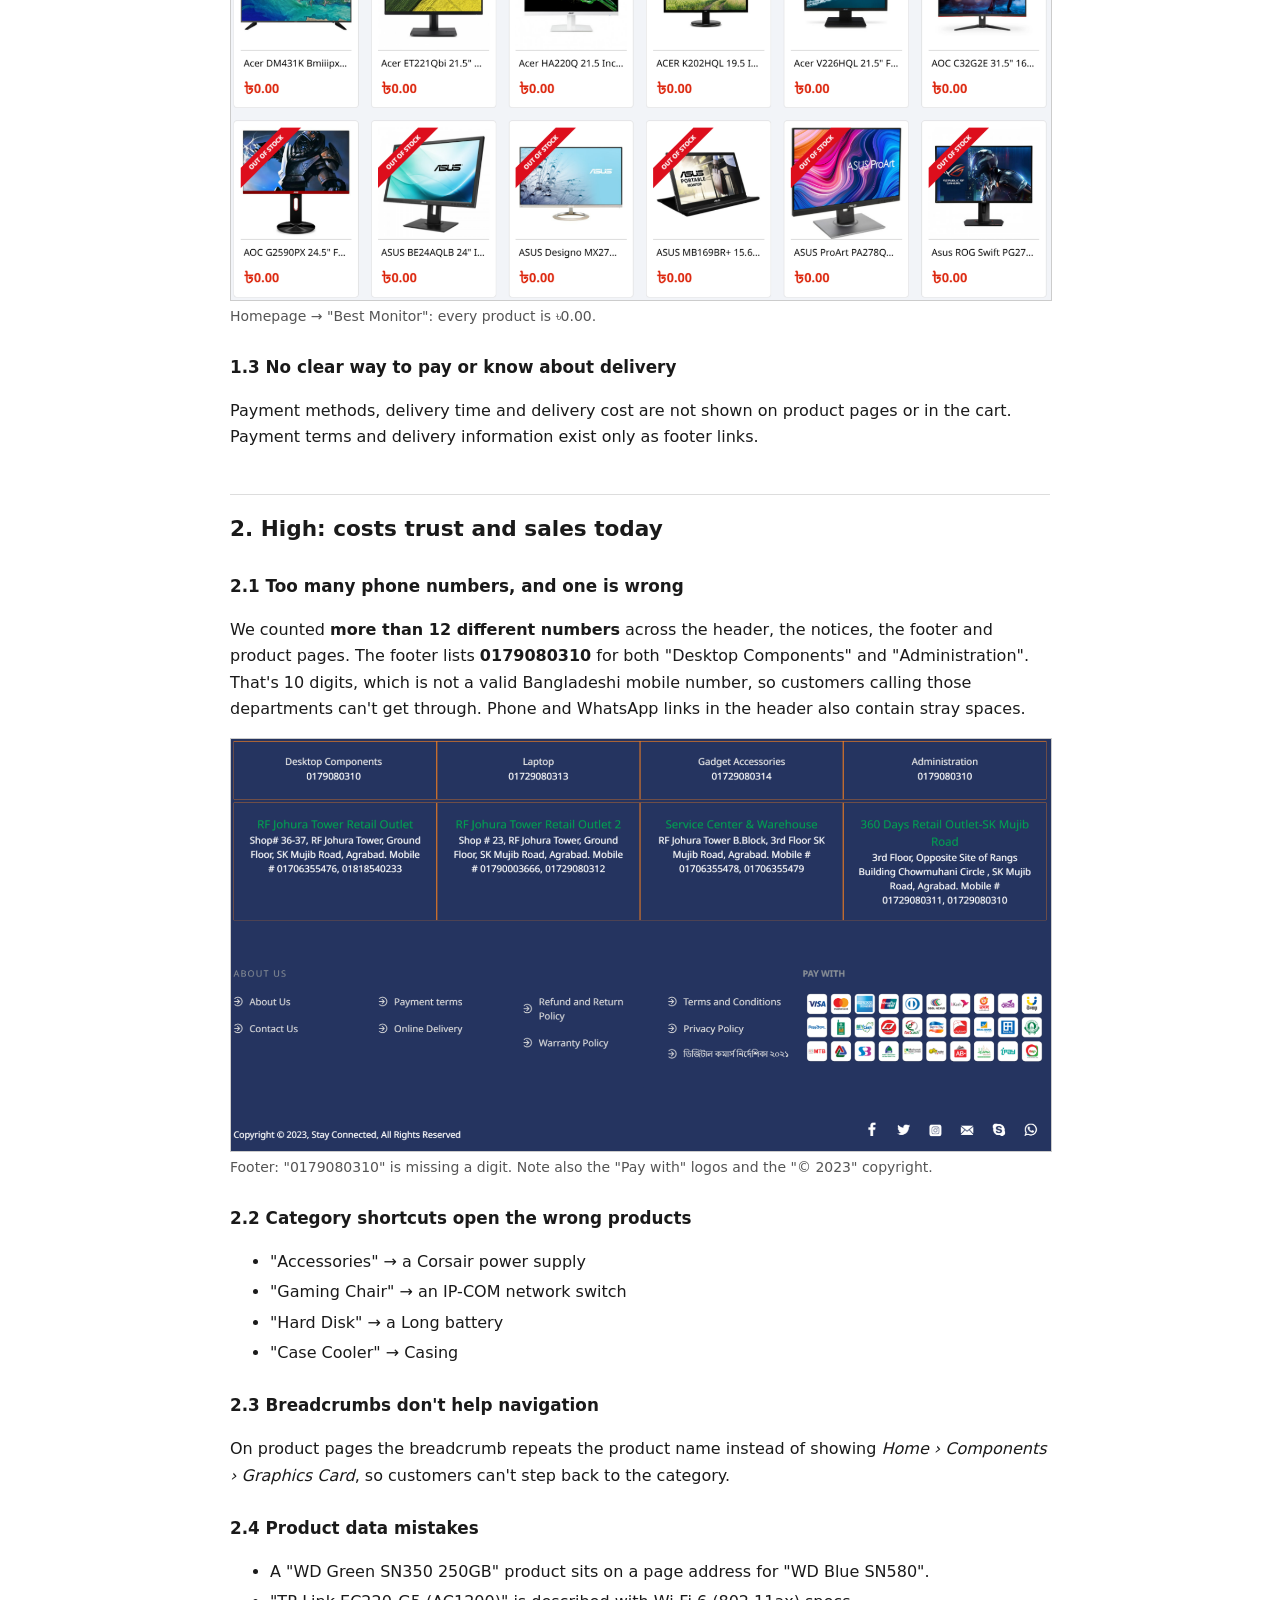
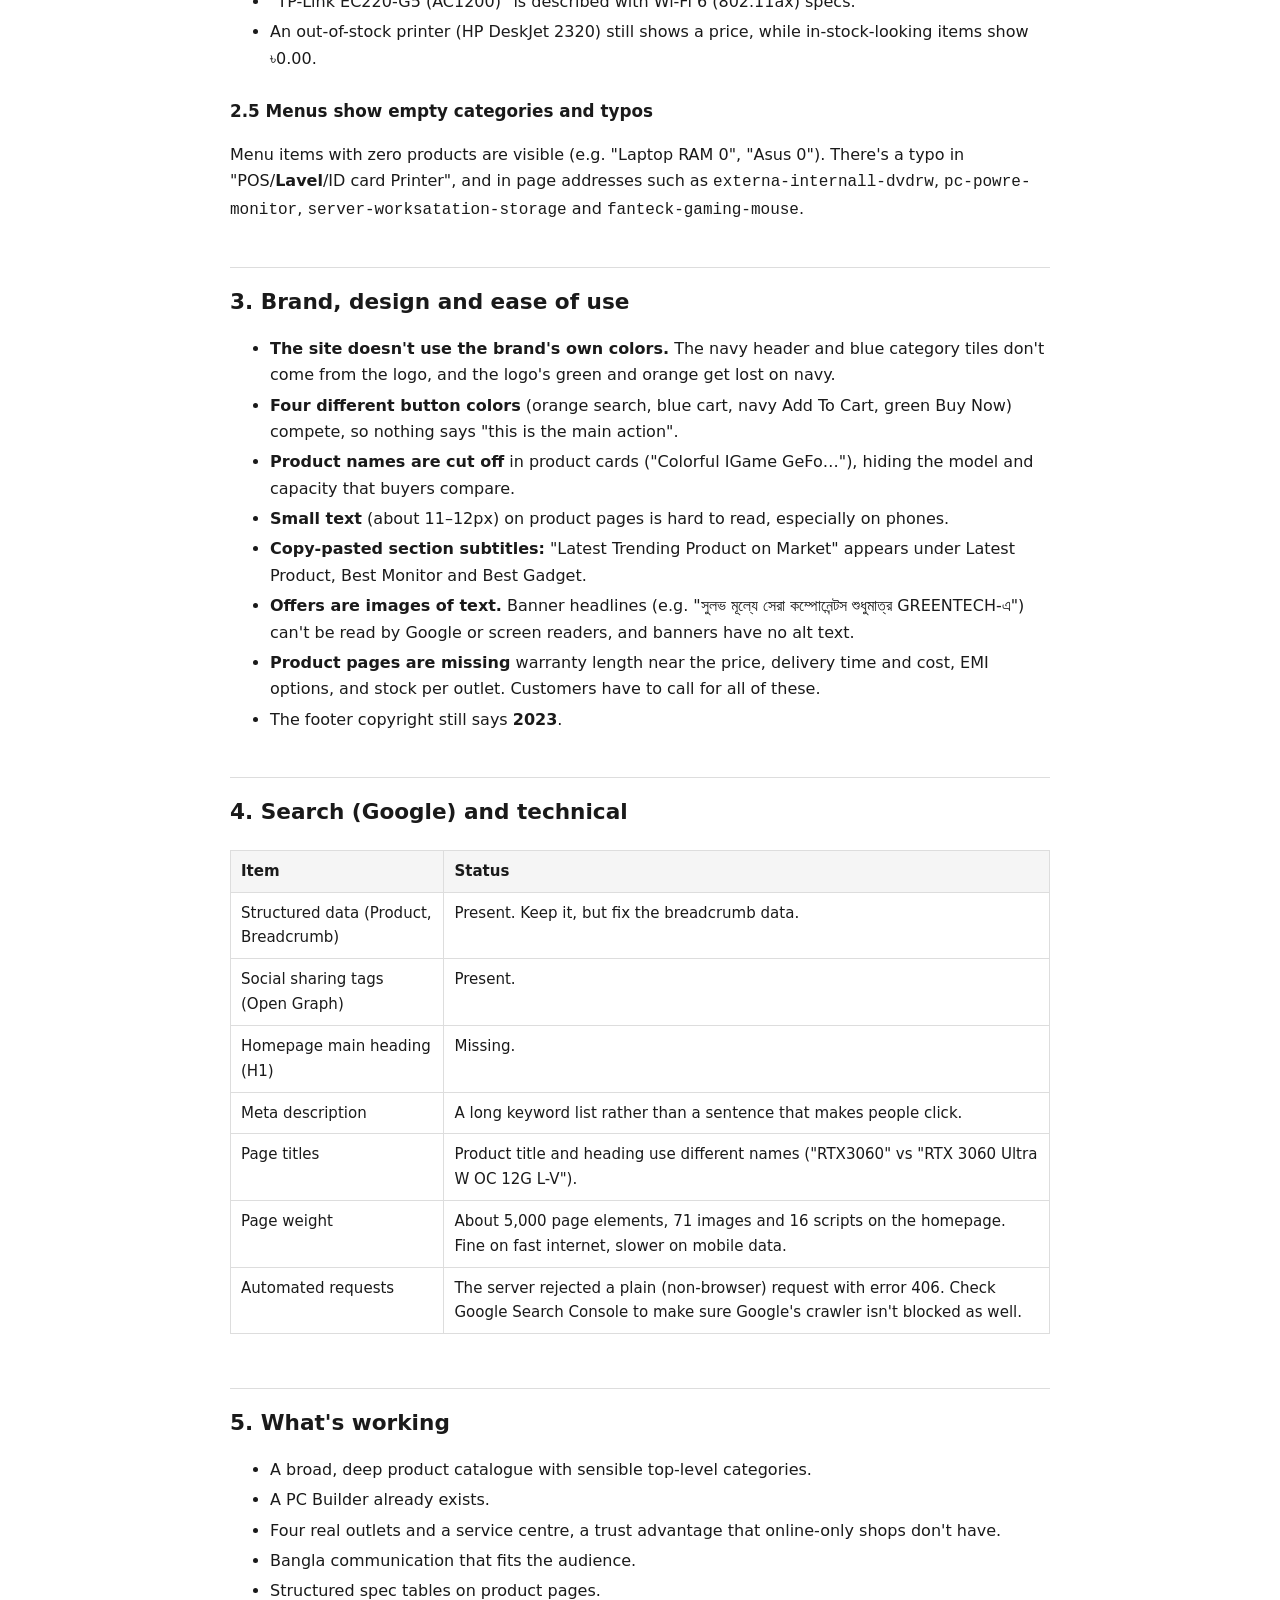
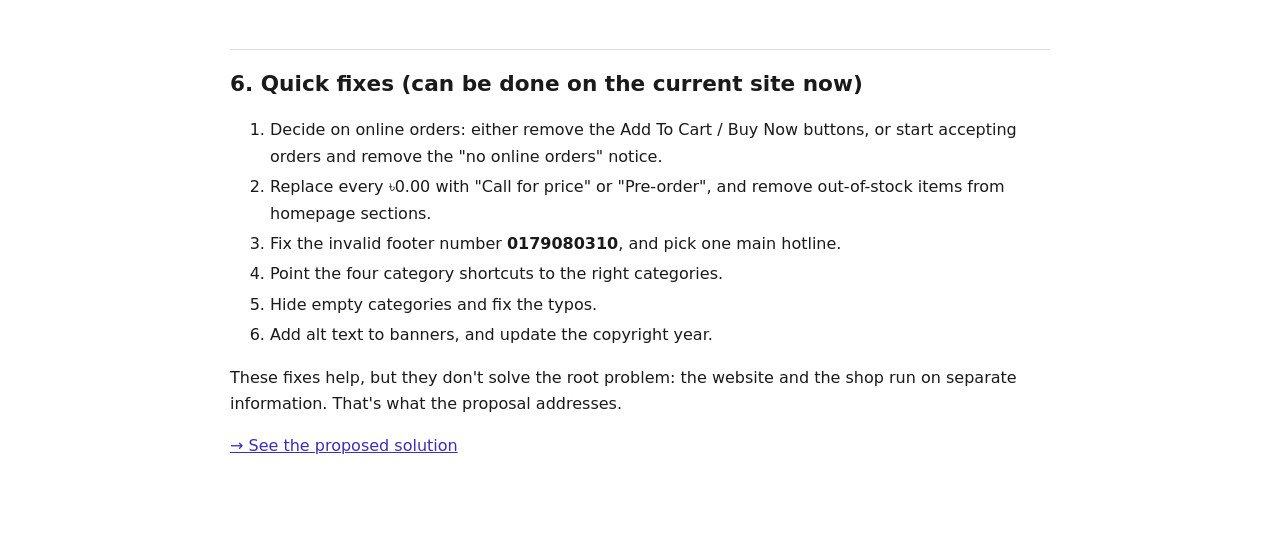
<file: audit.html>
<!doctype html>
<html lang="en">
<head>
  <meta charset="utf-8">
  <meta name="viewport" content="width=device-width, initial-scale=1">
  <title>GreenTech Website Audit</title>
  <meta name="description" content="Detailed audit of greentech.com.bd: what stops the website from selling online, with evidence and quick fixes.">
  <meta name="robots" content="noindex">
  <link rel="icon" href="assets/img/favicon.svg" type="image/svg+xml">
  <style>
    body { margin: 0; font: 16px/1.65 system-ui, -apple-system, "Segoe UI", "Hind Siliguri", sans-serif; color: #1a1a1a; background: #fff; }
    main { max-width: 820px; margin: 0 auto; padding: 24px 16px 64px; }
    h1 { font-size: 1.9rem; line-height: 1.25; margin: 8px 0 4px; }
    h2 { font-size: 1.35rem; margin: 44px 0 10px; padding-top: 16px; border-top: 1px solid #ddd; }
    h3 { font-size: 1.05rem; margin: 26px 0 6px; }
    a { color: #3A30B8; }
    img { display: block; max-width: 100%; height: auto; border: 1px solid #ccc; margin: 12px 0 4px; }
    figure { margin: 16px 0 20px; }
    figcaption { font-size: .875rem; color: #555; }
    table { width: 100%; border-collapse: collapse; font-size: .94rem; margin: 10px 0; }
    th, td { text-align: left; vertical-align: top; padding: 8px 10px; border: 1px solid #ddd; }
    th { background: #f5f5f5; }
    .meta { color: #555; font-size: .94rem; }
    .back { display: inline-block; margin-bottom: 8px; }
    .table-wrap { overflow-x: auto; }
    li + li { margin-top: 4px; }
  </style>
</head>
<body>
<main>
  <a class="back" href="index.html#problem">← Back to the proposal</a>
  <h1>greentech.com.bd: Website Audit</h1>
  <p class="meta">Prepared for GreenTech System Limited · 31 October 2026 · Checked on desktop, in Chrome</p>

  <h2>Summary</h2>
  <p>GreenTech has a strong catalogue, four outlets in Agrabad, a service centre, and a loyal customer base. The website doesn't yet turn any of that into online sales. The main reason is that <strong>the website is not connected to the shop's real stock and prices</strong>. Customers are asked to call before buying, many products show ৳0.00, and the site itself says online orders are not taken.</p>
  <p>Below are the issues we found, grouped by how much they affect sales. Screenshots are included for the three most important ones.</p>

  <h2>1. Critical: stops the website from selling</h2>

  <h3>1.1 The site says it doesn't take online orders, right under the Buy Now button</h3>
  <p>Every product page shows <em>Add To Cart</em> and <em>Buy Now</em>, and directly underneath a highlighted notice says (in Bangla) that orders are not taken online, and that customers should call to confirm stock and visit the showroom. The footer also shows around 30 payment logos (cards, bKash, banks) under "Pay with". A customer can't tell whether they can buy online or not.</p>
  <figure>
    <img src="assets/img/audit/01-no-online-orders.png" alt="Product page: Add To Cart and Buy Now buttons, with a yellow notice below saying online orders are not taken" loading="lazy">
    <figcaption>Product page (Colorful RTX 3060 Ultra W OC). The yellow notice: "আমাদের অনলাইনে কোন অর্ডার নেওয়া হয় না…"</figcaption>
  </figure>

  <h3>1.2 Prices and stock are not live, and many products show ৳0.00</h3>
  <p>The homepage's "Best Monitor" section shows 12 monitors. <strong>All 12 are priced at ৳0.00</strong>: 11 are marked Out of Stock and 1 Pre-Order. The "Best Gadget" section has three more items at ৳0.00. A ৳0.00 price reads as broken (or free), and a homepage section full of unavailable items sends shoppers elsewhere. The header also asks customers to confirm price and stock by phone before ordering.</p>
  <figure>
    <img src="assets/img/audit/02-zero-price-monitors.png" alt="Homepage Best Monitor section: twelve monitors, all priced ৳0.00 and marked out of stock or pre-order" loading="lazy">
    <figcaption>Homepage → "Best Monitor": every product is ৳0.00.</figcaption>
  </figure>

  <h3>1.3 No clear way to pay or know about delivery</h3>
  <p>Payment methods, delivery time and delivery cost are not shown on product pages or in the cart. Payment terms and delivery information exist only as footer links.</p>

  <h2>2. High: costs trust and sales today</h2>

  <h3>2.1 Too many phone numbers, and one is wrong</h3>
  <p>We counted <strong>more than 12 different numbers</strong> across the header, the notices, the footer and product pages. The footer lists <strong>0179080310</strong> for both "Desktop Components" and "Administration". That's 10 digits, which is not a valid Bangladeshi mobile number, so customers calling those departments can't get through. Phone and WhatsApp links in the header also contain stray spaces.</p>
  <figure>
    <img src="assets/img/audit/03-footer-numbers.png" alt="Footer showing department and outlet numbers, including 0179080310 twice, and a Pay With block of payment logos" loading="lazy">
    <figcaption>Footer: "0179080310" is missing a digit. Note also the "Pay with" logos and the "© 2023" copyright.</figcaption>
  </figure>

  <h3>2.2 Category shortcuts open the wrong products</h3>
  <ul>
    <li>"Accessories" → a Corsair power supply</li>
    <li>"Gaming Chair" → an IP-COM network switch</li>
    <li>"Hard Disk" → a Long battery</li>
    <li>"Case Cooler" → Casing</li>
  </ul>

  <h3>2.3 Breadcrumbs don't help navigation</h3>
  <p>On product pages the breadcrumb repeats the product name instead of showing <em>Home › Components › Graphics Card</em>, so customers can't step back to the category.</p>

  <h3>2.4 Product data mistakes</h3>
  <ul>
    <li>A "WD Green SN350 250GB" product sits on a page address for "WD Blue SN580".</li>
    <li>"TP-Link EC220-G5 (AC1200)" is described with Wi-Fi 6 (802.11ax) specs.</li>
    <li>An out-of-stock printer (HP DeskJet 2320) still shows a price, while in-stock-looking items show ৳0.00.</li>
  </ul>

  <h3>2.5 Menus show empty categories and typos</h3>
  <p>Menu items with zero products are visible (e.g. "Laptop RAM 0", "Asus 0"). There's a typo in "POS/<strong>Lavel</strong>/ID card Printer", and in page addresses such as <code>externa-internall-dvdrw</code>, <code>pc-powre-monitor</code>, <code>server-worksatation-storage</code> and <code>fanteck-gaming-mouse</code>.</p>

  <h2>3. Brand, design and ease of use</h2>
  <ul>
    <li><strong>The site doesn't use the brand's own colors.</strong> The navy header and blue category tiles don't come from the logo, and the logo's green and orange get lost on navy.</li>
    <li><strong>Four different button colors</strong> (orange search, blue cart, navy Add To Cart, green Buy Now) compete, so nothing says "this is the main action".</li>
    <li><strong>Product names are cut off</strong> in product cards ("Colorful IGame GeFo…"), hiding the model and capacity that buyers compare.</li>
    <li><strong>Small text</strong> (about 11–12px) on product pages is hard to read, especially on phones.</li>
    <li><strong>Copy-pasted section subtitles:</strong> "Latest Trending Product on Market" appears under Latest Product, Best Monitor and Best Gadget.</li>
    <li><strong>Offers are images of text.</strong> Banner headlines (e.g. "সুলভ মূল্যে সেরা কম্পোনেন্টস শুধুমাত্র GREENTECH-এ") can't be read by Google or screen readers, and banners have no alt text.</li>
    <li><strong>Product pages are missing</strong> warranty length near the price, delivery time and cost, EMI options, and stock per outlet. Customers have to call for all of these.</li>
    <li>The footer copyright still says <strong>2023</strong>.</li>
  </ul>

  <h2>4. Search (Google) and technical</h2>
  <div class="table-wrap">
  <table>
    <tr><th>Item</th><th>Status</th></tr>
    <tr><td>Structured data (Product, Breadcrumb)</td><td>Present. Keep it, but fix the breadcrumb data.</td></tr>
    <tr><td>Social sharing tags (Open Graph)</td><td>Present.</td></tr>
    <tr><td>Homepage main heading (H1)</td><td>Missing.</td></tr>
    <tr><td>Meta description</td><td>A long keyword list rather than a sentence that makes people click.</td></tr>
    <tr><td>Page titles</td><td>Product title and heading use different names ("RTX3060" vs "RTX 3060 Ultra W OC 12G L-V").</td></tr>
    <tr><td>Page weight</td><td>About 5,000 page elements, 71 images and 16 scripts on the homepage. Fine on fast internet, slower on mobile data.</td></tr>
    <tr><td>Automated requests</td><td>The server rejected a plain (non-browser) request with error 406. Check Google Search Console to make sure Google's crawler isn't blocked as well.</td></tr>
  </table>
  </div>

  <h2>5. What's working</h2>
  <ul>
    <li>A broad, deep product catalogue with sensible top-level categories.</li>
    <li>A PC Builder already exists.</li>
    <li>Four real outlets and a service centre, a trust advantage that online-only shops don't have.</li>
    <li>Bangla communication that fits the audience.</li>
    <li>Structured spec tables on product pages.</li>
  </ul>

  <h2>6. Quick fixes (can be done on the current site now)</h2>
  <ol>
    <li>Decide on online orders: either remove the Add To Cart / Buy Now buttons, or start accepting orders and remove the "no online orders" notice.</li>
    <li>Replace every ৳0.00 with "Call for price" or "Pre-order", and remove out-of-stock items from homepage sections.</li>
    <li>Fix the invalid footer number <strong>0179080310</strong>, and pick one main hotline.</li>
    <li>Point the four category shortcuts to the right categories.</li>
    <li>Hide empty categories and fix the typos.</li>
    <li>Add alt text to banners, and update the copyright year.</li>
  </ol>
  <p>These fixes help, but they don't solve the root problem: the website and the shop run on separate information. That's what the proposal addresses.</p>

  <p><a href="index.html#solution">→ See the proposed solution</a></p>
</main>
</body>
</html>
</file>
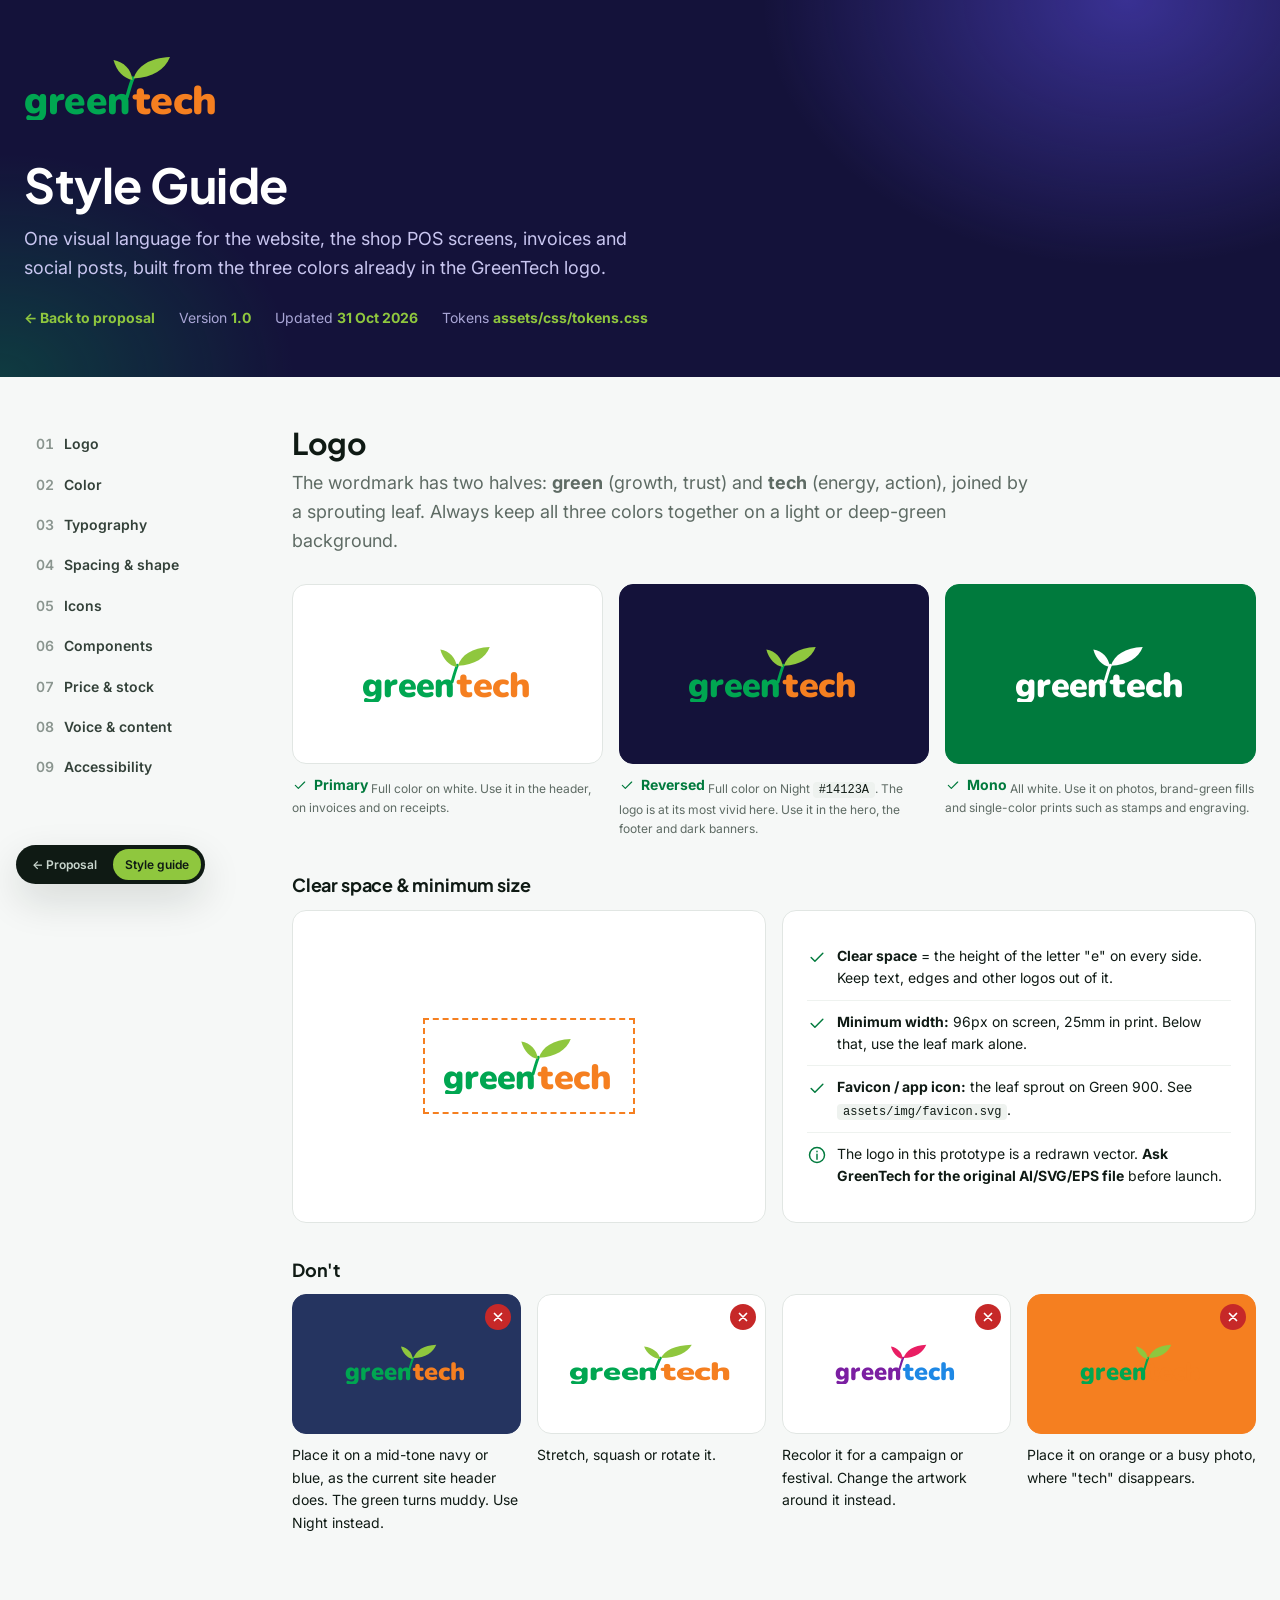
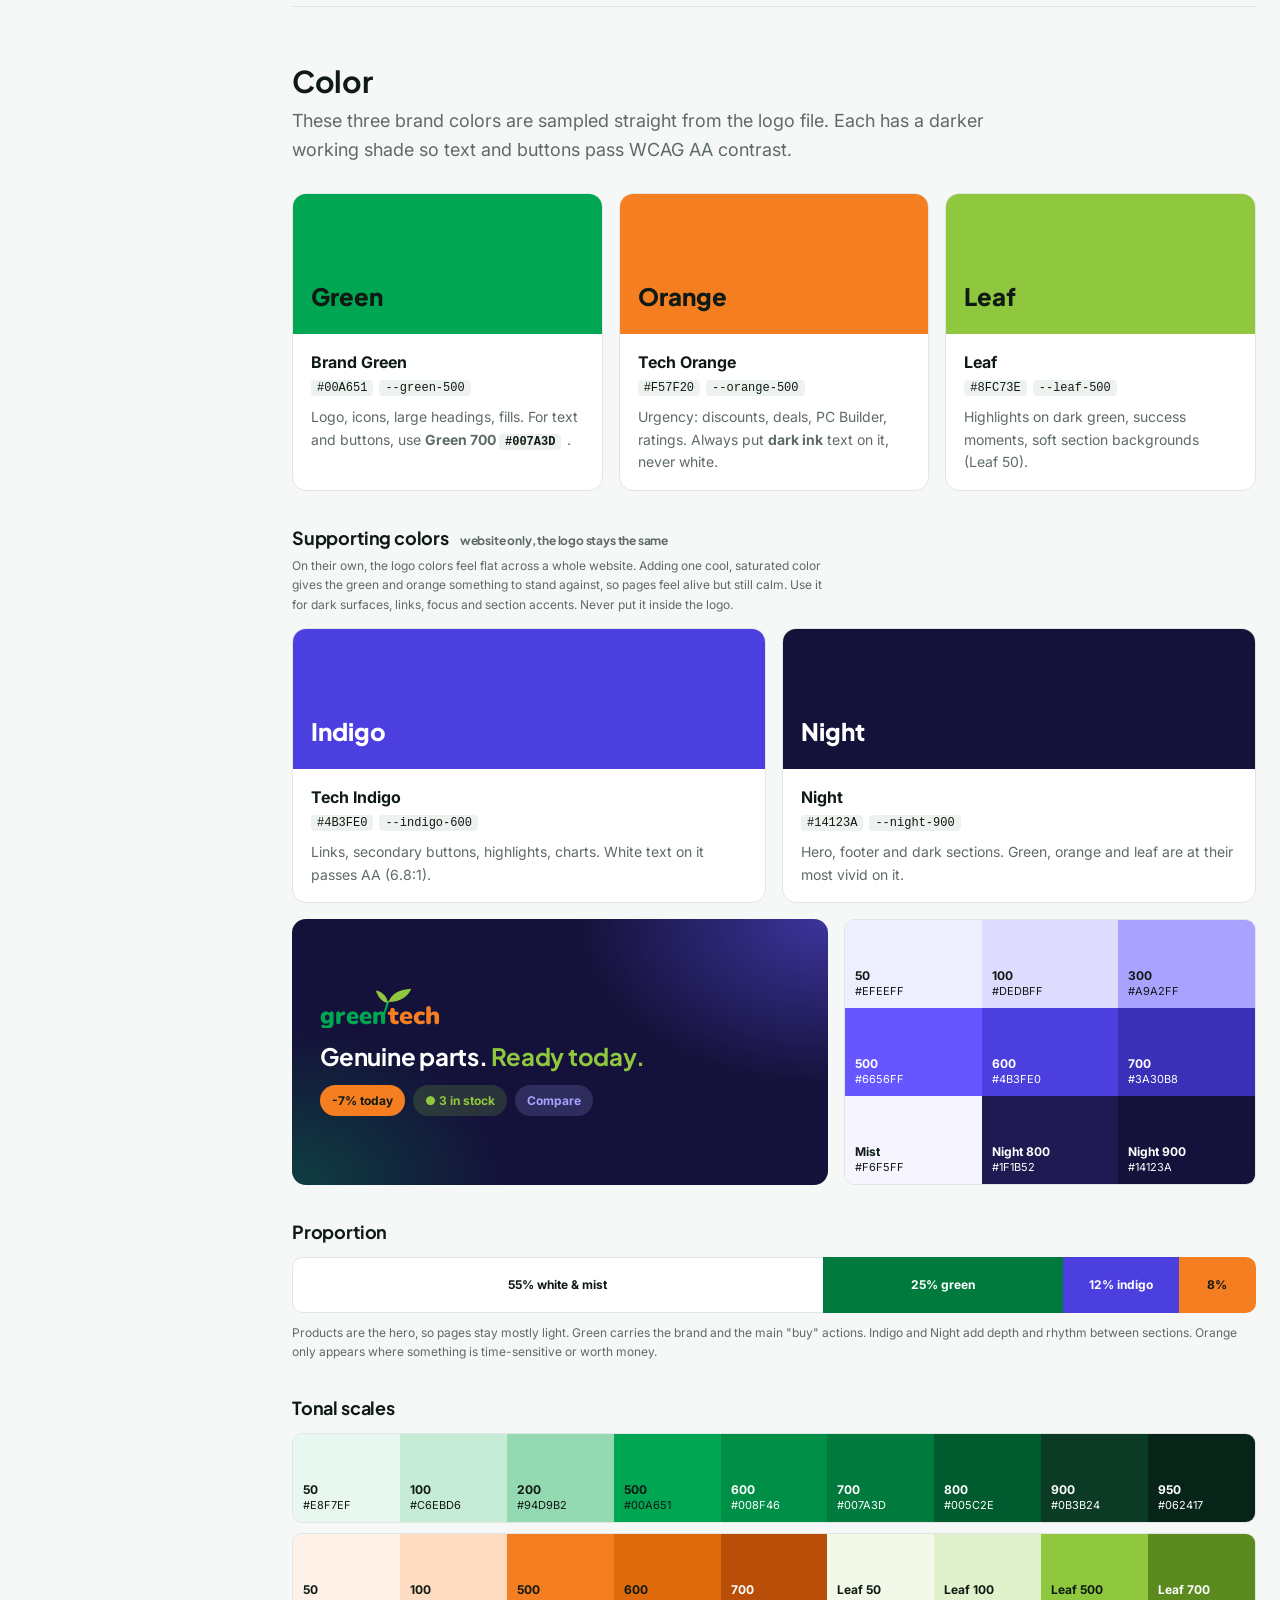
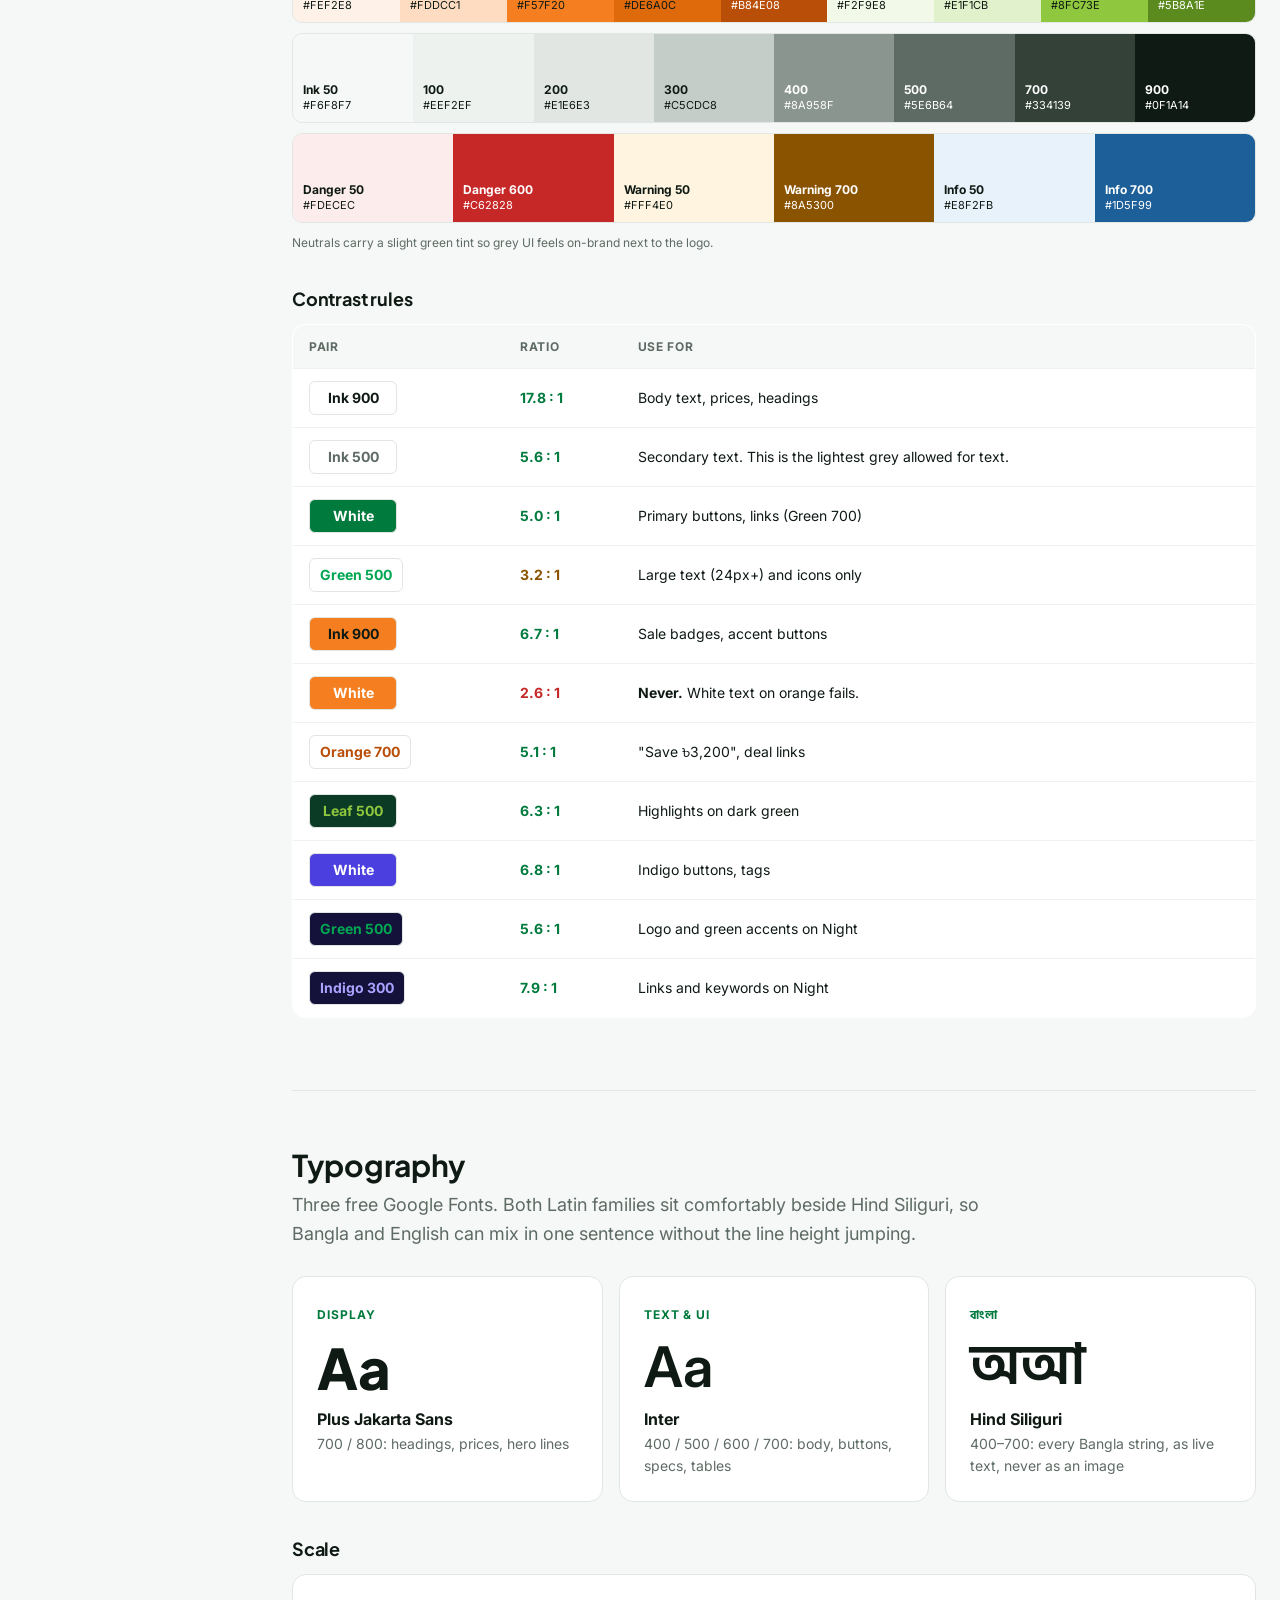
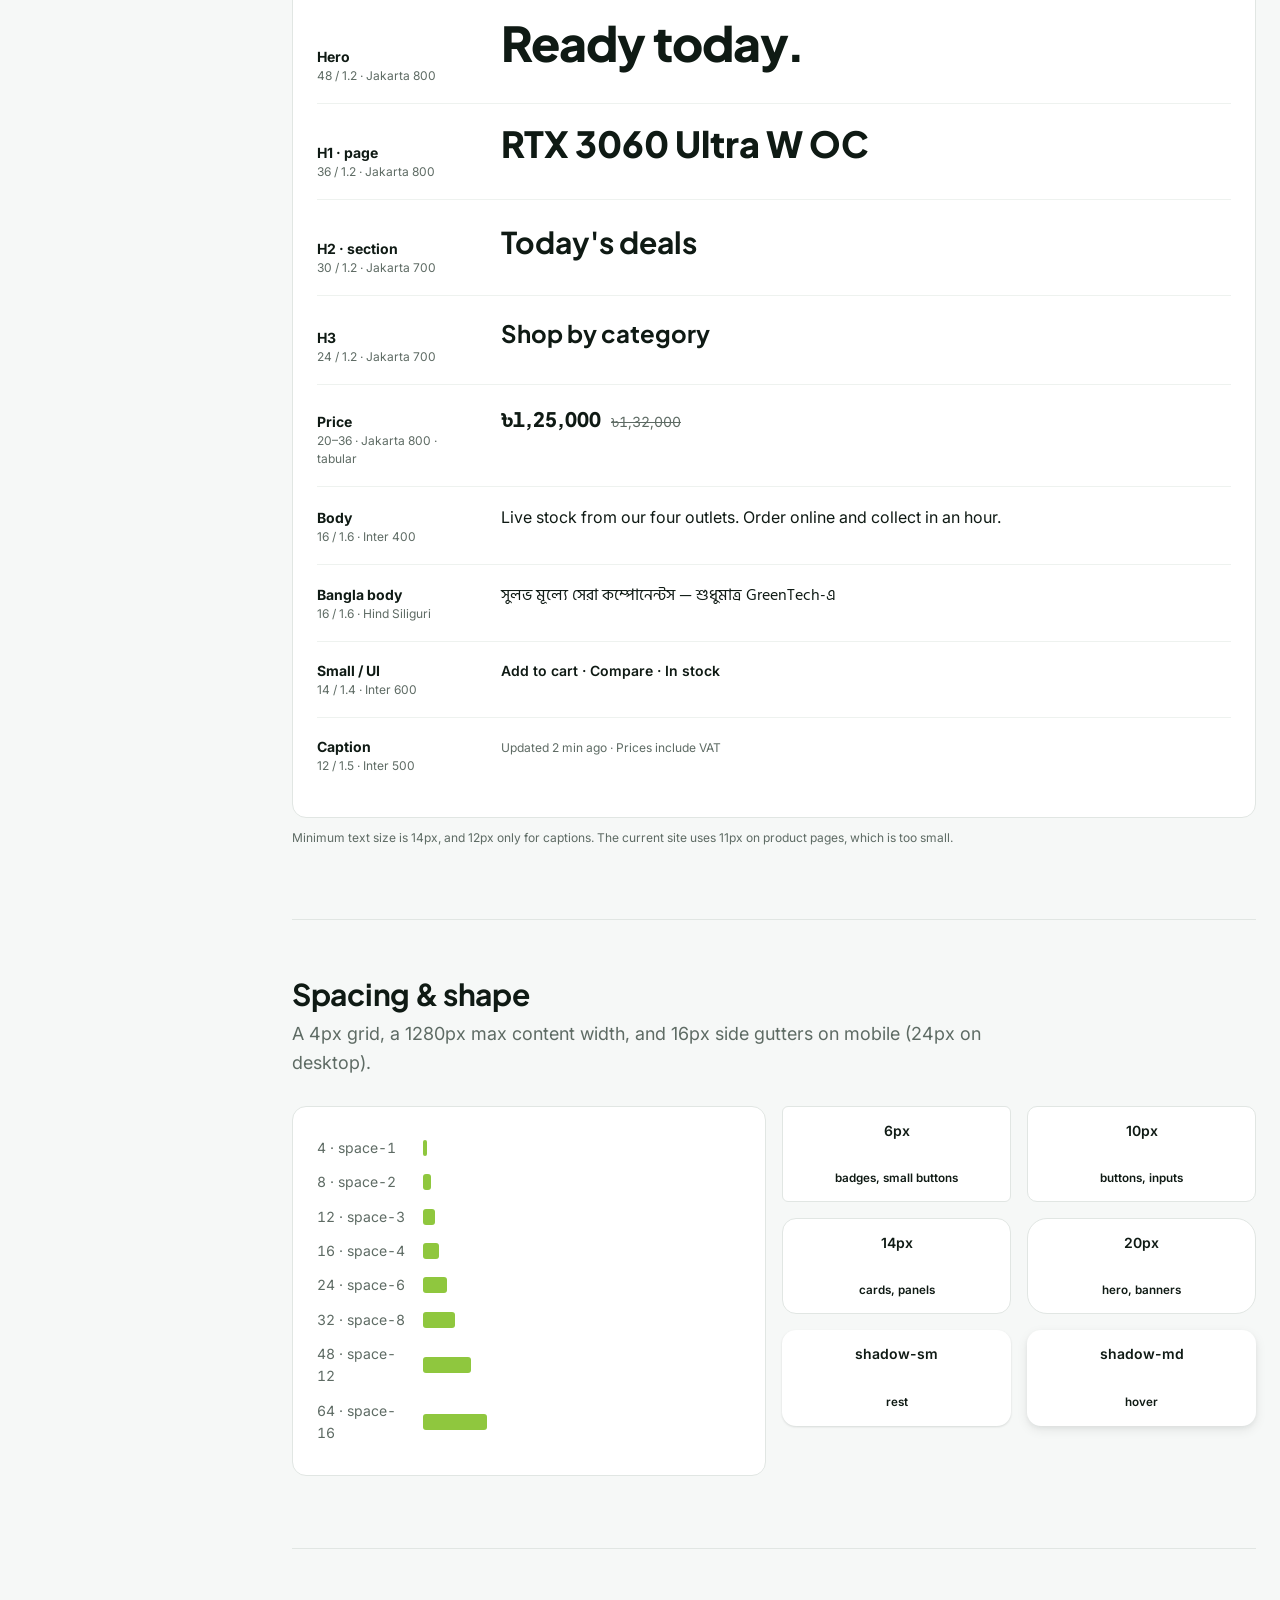
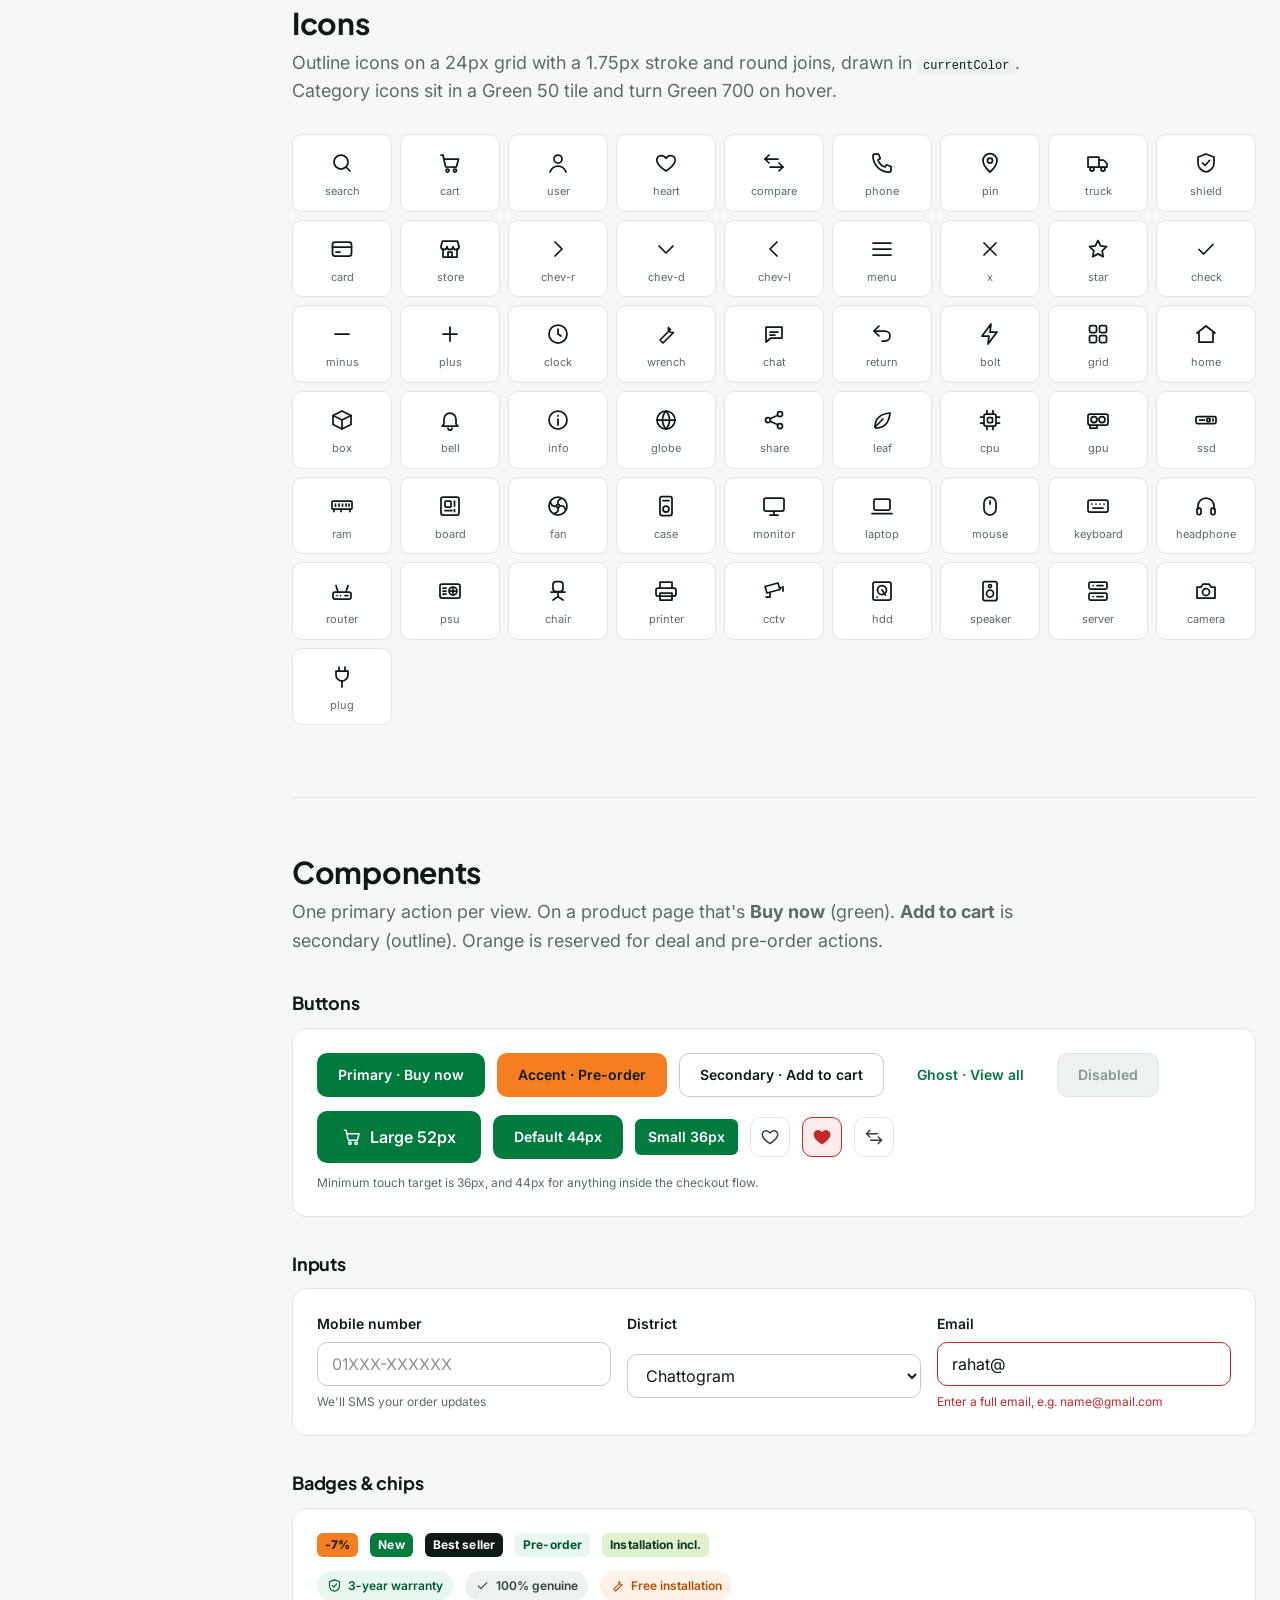
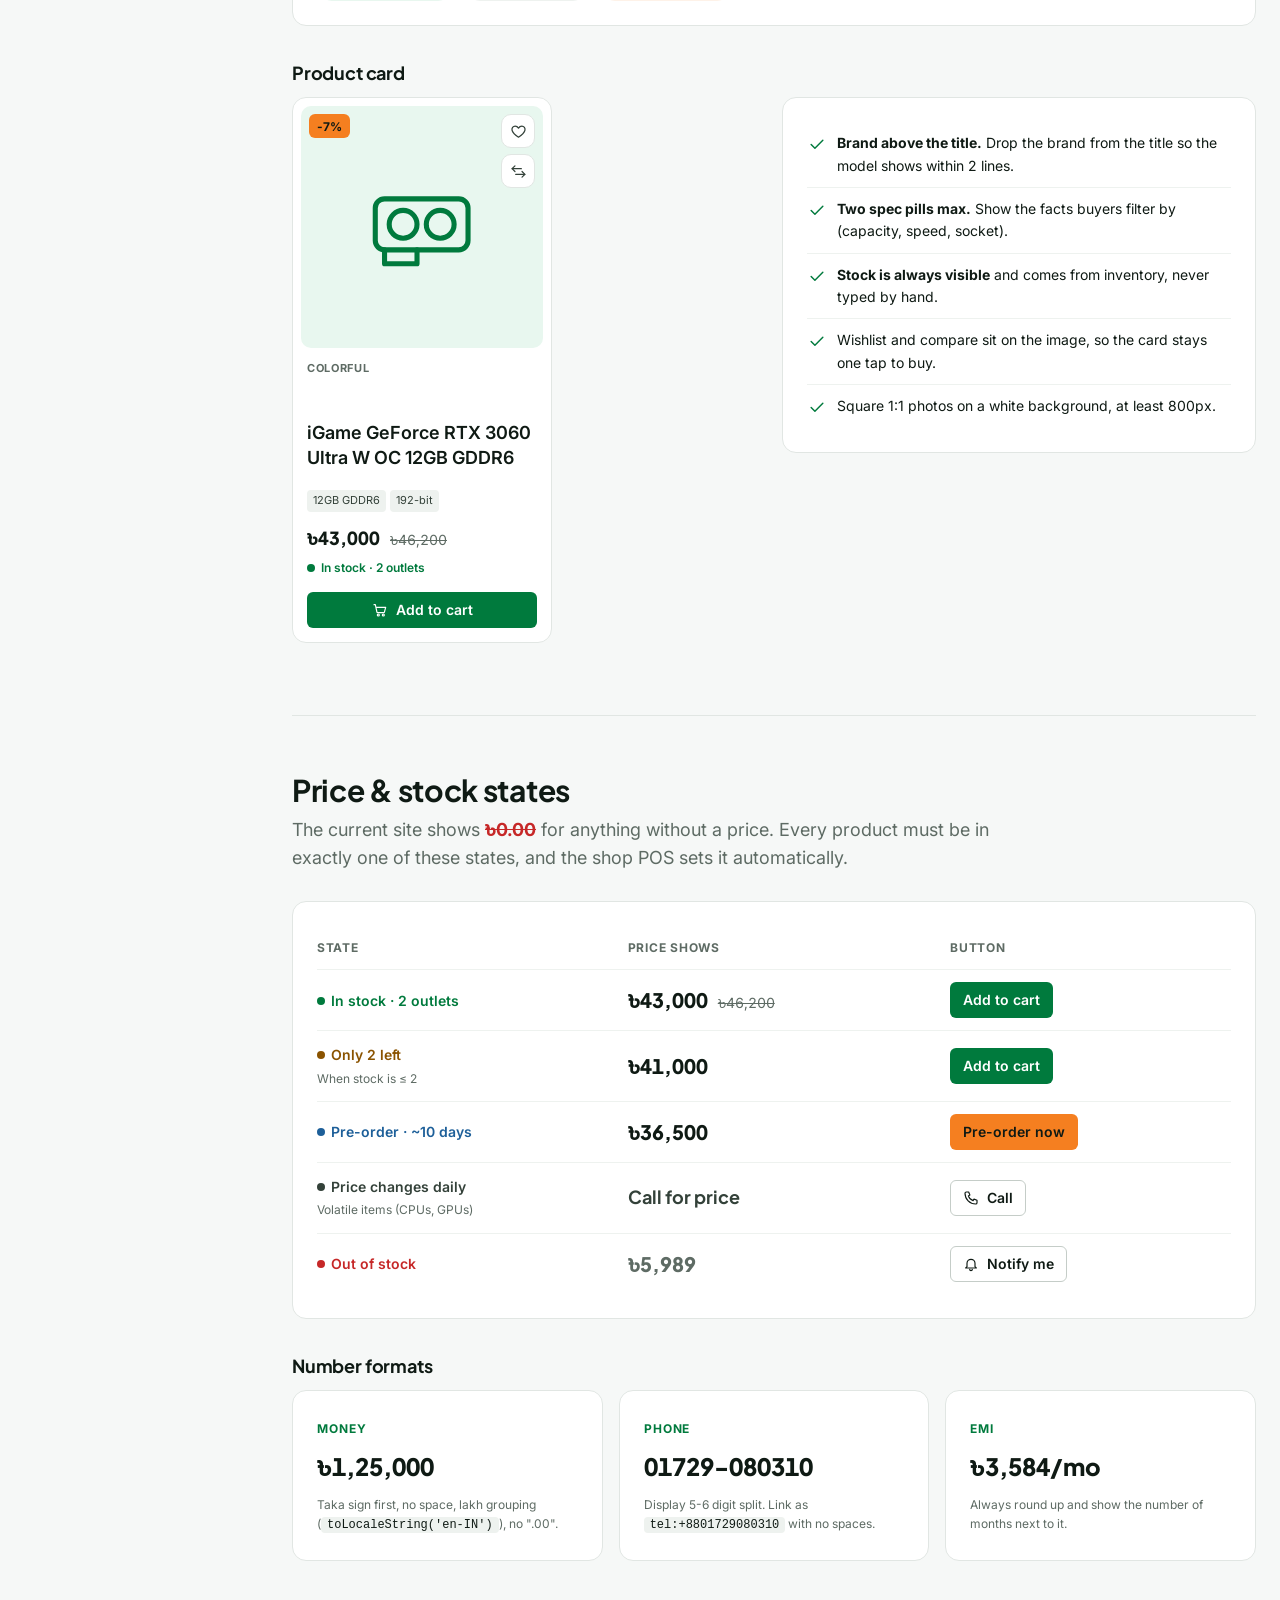
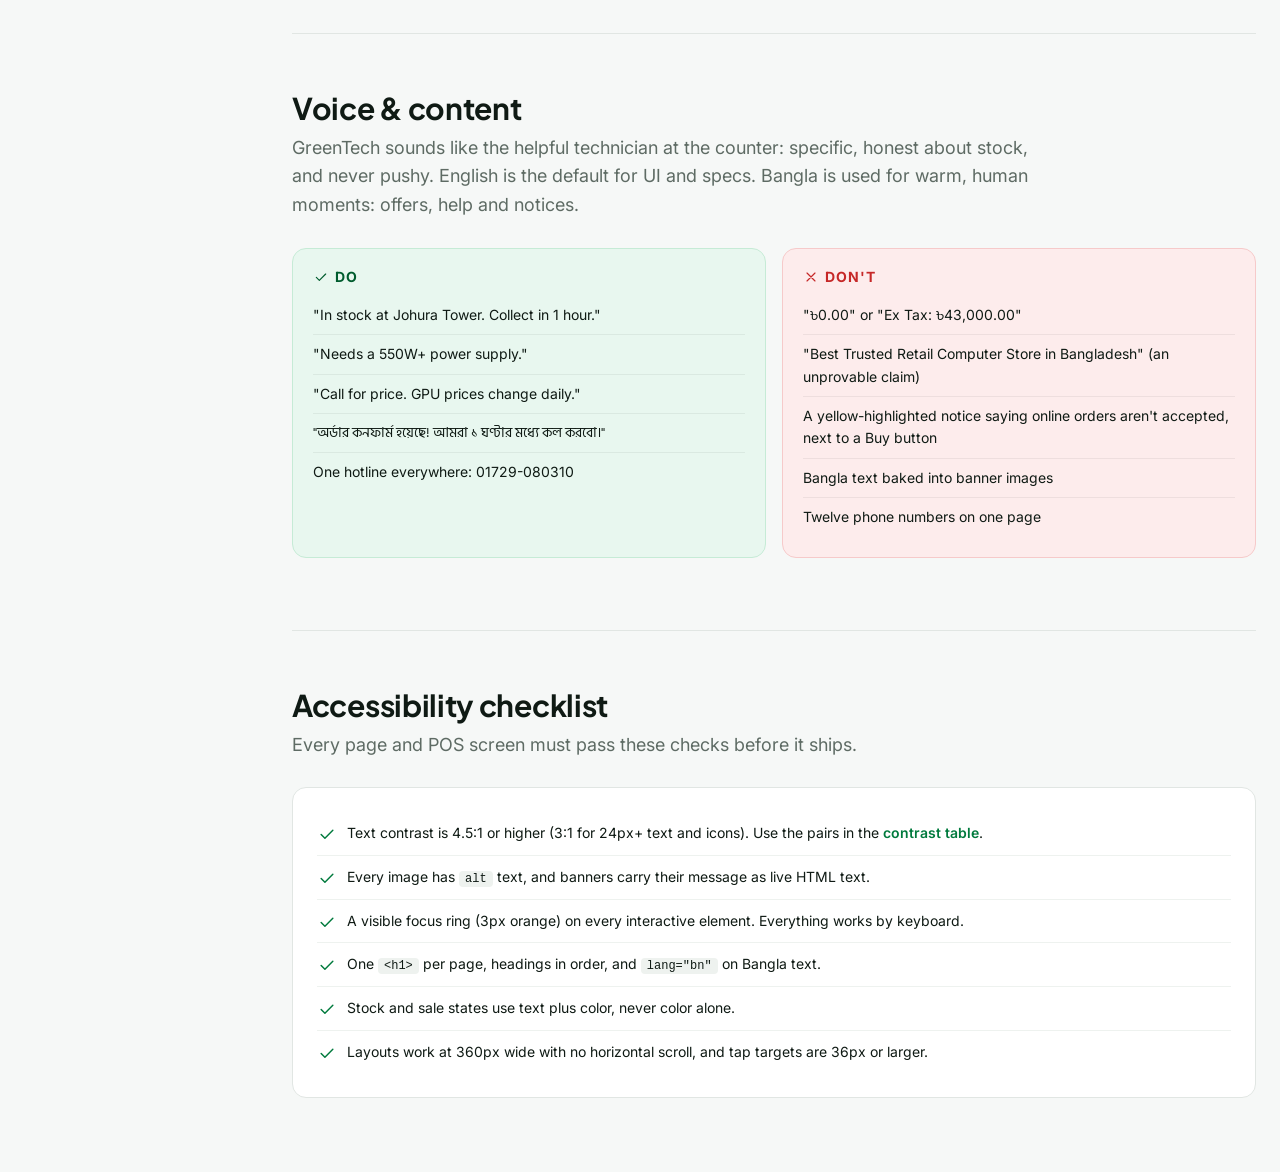
<file: style-guide.html>
<!doctype html>
<html lang="en">
<head>
  <meta charset="utf-8">
  <meta name="viewport" content="width=device-width, initial-scale=1">
  <title>GreenTech Style Guide</title>
  <meta name="description" content="GreenTech brand and UI style guide: logo, color, type, components and content rules for the new online store.">
  <meta name="theme-color" content="#0B3B24">
  <link rel="icon" href="assets/img/favicon.svg" type="image/svg+xml">
  <link rel="preconnect" href="https://fonts.googleapis.com">
  <link rel="preconnect" href="https://fonts.gstatic.com" crossorigin>
  <link href="https://fonts.googleapis.com/css2?family=Hind+Siliguri:wght@400;500;600;700&family=Inter:wght@400;500;600;700&family=Nunito:wght@900&family=Plus+Jakarta+Sans:wght@700;800&display=swap" rel="stylesheet">
  <link rel="stylesheet" href="assets/css/tokens.css">
  <link rel="stylesheet" href="assets/css/main.css">
  <script src="assets/js/icons.js" defer></script>
  <script src="assets/js/main.js" defer></script>
  <style>
    .sg-hero { background: radial-gradient(520px 380px at 88% 0%, rgba(102,86,255,.45), transparent 70%), radial-gradient(420px 320px at 0% 100%, rgba(0,166,81,.28), transparent 70%), var(--night-900); color: #fff; padding: 56px 0 48px; position: relative; overflow: hidden; }
    .sg-hero p { color: #C9C6F0 !important; }
    .sg-hero__meta { color: #A9A6D6 !important; }
    .sg-hero .logo svg { height: 64px; }
    .sg-hero h1 { font-size: clamp(2rem, 5vw, 3rem); margin: 28px 0 12px; }
    .sg-hero p { color: #CFE3D7; max-width: 640px; font-size: var(--text-lg); }
    .sg-hero__meta { display: flex; gap: 24px; flex-wrap: wrap; margin-top: 24px; font-size: var(--text-sm); color: #A9C4B5; }
    .sg-hero__meta b { color: var(--leaf-500); }

    .sg { display: grid; grid-template-columns: 220px minmax(0, 1fr); gap: 48px; padding-block: 48px 80px; }
    .sg-nav { position: sticky; top: 24px; align-self: start; }
    .sg-nav ol { counter-reset: s; display: grid; gap: 2px; }
    .sg-nav a { display: flex; gap: 10px; padding: 8px 12px; border-radius: var(--radius-sm); font-size: var(--text-sm); font-weight: 600; color: var(--ink-700); }
    .sg-nav a::before { counter-increment: s; content: counter(s, decimal-leading-zero); color: var(--ink-400); font-variant-numeric: tabular-nums; }
    .sg-nav a:hover { background: #fff; color: var(--green-700); }
    @media (max-width: 960px) { .sg { grid-template-columns: 1fr; } .sg-nav { position: static; } .sg-nav ol { display: flex; flex-wrap: wrap; gap: 4px; } }

    .sg-sec { scroll-margin-top: 24px; }
    .sg-sec + .sg-sec { margin-top: 72px; padding-top: 56px; border-top: 1px solid var(--ink-200); }
    .sg-sec > h2 { font-size: var(--text-3xl); margin-bottom: 8px; }
    .sg-sec > .lead { color: var(--ink-500); max-width: 68ch; margin-bottom: 28px; font-size: var(--text-lg); }
    .sg-sec h3 { font-size: var(--text-lg); margin: 36px 0 14px; }
    .sg-card { background: #fff; border: 1px solid var(--ink-200); border-radius: var(--radius-lg); padding: 24px; }
    .sg-grid { display: grid; gap: 16px; }
    .sg-grid--2 { grid-template-columns: repeat(2, minmax(0, 1fr)); }
    .sg-grid--3 { grid-template-columns: repeat(3, minmax(0, 1fr)); }
    .sg-grid--4 { grid-template-columns: repeat(4, minmax(0, 1fr)); }
    @media (max-width: 760px) { .sg-grid--2, .sg-grid--3, .sg-grid--4 { grid-template-columns: 1fr 1fr; } }
    @media (max-width: 480px) { .sg-grid--2, .sg-grid--3, .sg-grid--4 { grid-template-columns: 1fr; } }
    .sg-label { font-size: var(--text-xs); color: var(--ink-500); margin-top: 10px; }
    .sg-code { font-family: ui-monospace, "Cascadia Code", Consolas, monospace; font-size: 12px; background: var(--ink-100); border-radius: 4px; padding: 1px 6px; color: var(--ink-900); }

    /* Logo */
    .logo-tile { border-radius: var(--radius-lg); display: grid; place-items: center; min-height: 180px; padding: 32px; border: 1px solid var(--ink-200); }
    .logo-tile .logo svg { height: 56px; }
    .logo-tile--dark { background: var(--night-900); border-color: var(--night-900); }
    .support { display: grid; grid-template-columns: 1.3fr 1fr; gap: 16px; margin-top: 16px; }
    @media (max-width: 760px) { .support { grid-template-columns: 1fr; } }
    .support__demo { border-radius: var(--radius-lg); padding: 28px; color: #fff; background: radial-gradient(360px 240px at 100% 0%, rgba(102,86,255,.5), transparent 70%), radial-gradient(300px 220px at 0% 100%, rgba(0,166,81,.3), transparent 70%), var(--night-900); display: grid; gap: 14px; align-content: center; }
    .support__demo .logo svg { height: 40px; }
    .support__demo h4 { font-family: var(--font-display); font-size: var(--text-2xl); }
    .support__demo h4 em { font-style: normal; color: var(--leaf-500); }
    .support__demo .row { display: flex; gap: 8px; flex-wrap: wrap; }
    .support__demo .pill { font-size: 12px; font-weight: 700; padding: 6px 12px; border-radius: 999px; }
    .logo-tile--brand { background: var(--green-700); border-color: var(--green-700); }
    .logo-tile--space { background: #fff; position: relative; }
    .logo-tile--space .logo { outline: 2px dashed var(--orange-500); outline-offset: 18px; }
    .dont { position: relative; }
    .dont .logo-tile { min-height: 140px; }
    .dont .logo-tile .logo svg { height: 40px; }
    .dont__x { position: absolute; top: 10px; right: 10px; width: 26px; height: 26px; border-radius: 50%; background: var(--danger-600); color: #fff; display: grid; place-items: center; }
    .dont__x .ico { width: 14px; height: 14px; stroke-width: 3; }
    .dont p { font-size: var(--text-sm); margin-top: 10px; }
    .ok-x { display: inline-flex; align-items: center; gap: 6px; font-weight: 700; font-size: var(--text-sm); }
    .ok-x--ok { color: var(--green-700); } .ok-x--no { color: var(--danger-600); }

    /* Color */
    .brand-sw { border-radius: var(--radius-lg); overflow: hidden; border: 1px solid var(--ink-200); background: #fff; }
    .brand-sw__chip { height: 140px; padding: 18px; display: flex; align-items: flex-end; font-family: var(--font-display); font-weight: 800; font-size: var(--text-2xl); }
    .brand-sw__body { padding: 16px 18px; font-size: var(--text-sm); }
    .brand-sw__body strong { display: block; font-size: var(--text-base); }
    .brand-sw__body .sg-code { margin-right: 6px; }
    .brand-sw__body p { color: var(--ink-500); margin-top: 8px; }
    .scale { display: grid; grid-template-columns: repeat(auto-fit, minmax(90px, 1fr)); border-radius: var(--radius-md); overflow: hidden; border: 1px solid var(--ink-200); }
    .scale div { height: 88px; padding: 10px; display: flex; flex-direction: column; justify-content: flex-end; font-size: 11px; line-height: 1.3; }
    .scale b { font-size: 12px; }
    .ratio { width: 100%; border-collapse: collapse; font-size: var(--text-sm); background: #fff; border: 1px solid var(--ink-200); border-radius: var(--radius-lg); overflow: hidden; }
    .ratio th, .ratio td { padding: 12px 16px; text-align: left; border-top: 1px solid var(--ink-100); }
    .ratio thead th { background: var(--ink-50); font-size: var(--text-xs); text-transform: uppercase; letter-spacing: .06em; color: var(--ink-500); border-top: 0; }
    .ratio .pair { display: inline-flex; align-items: center; justify-content: center; min-width: 88px; height: 34px; border-radius: 6px; font-weight: 700; padding: 0 10px; border: 1px solid var(--ink-200); }
    .pass { color: var(--green-700); font-weight: 700; } .fail { color: var(--danger-600); font-weight: 700; } .large { color: var(--warning-700); font-weight: 700; }
    .split { display: flex; height: 56px; border-radius: var(--radius-md); overflow: hidden; font-size: var(--text-xs); font-weight: 700; }
    .split div { display: grid; place-items: center; }

    /* Type */
    .type-row { display: grid; grid-template-columns: 160px 1fr; gap: 24px; align-items: baseline; padding: 18px 0; border-top: 1px solid var(--ink-100); }
    .type-row:first-child { border-top: 0; }
    .type-row small { font-size: var(--text-xs); color: var(--ink-500); line-height: 1.5; }
    .type-row small b { color: var(--ink-900); display: block; font-size: var(--text-sm); }
    @media (max-width: 640px) { .type-row { grid-template-columns: 1fr; gap: 6px; } }
    .font-card .big { font-size: 56px; line-height: 1; margin: 12px 0; color: var(--ink-900); }
    .font-card p { font-size: var(--text-sm); color: var(--ink-500); }

    /* Space / radius / shadow */
    .space-row { display: flex; align-items: center; gap: 16px; font-size: var(--text-sm); padding: 6px 0; }
    .space-row span:first-child { width: 90px; font-variant-numeric: tabular-nums; color: var(--ink-500); }
    .space-row i { display: block; height: 16px; background: var(--leaf-500); border-radius: 3px; }
    .shape { height: 96px; background: #fff; border: 1px solid var(--ink-200); display: grid; place-items: center; font-size: var(--text-sm); font-weight: 600; text-align: center; }

    /* Icons */
    .icon-grid { display: grid; grid-template-columns: repeat(auto-fill, minmax(96px, 1fr)); gap: 8px; }
    .icon-cell { background: #fff; border: 1px solid var(--ink-200); border-radius: var(--radius-md); padding: 16px 8px 10px; display: flex; flex-direction: column; align-items: center; gap: 8px; font-size: 11px; color: var(--ink-500); }
    .icon-cell .ico { width: 24px; height: 24px; color: var(--ink-900); }

    /* Components */
    .demo-row { display: flex; flex-wrap: wrap; gap: 12px; align-items: center; }
    .demo-row + .demo-row { margin-top: 14px; }
    .state-table { width: 100%; border-collapse: collapse; font-size: var(--text-sm); }
    .state-table td, .state-table th { padding: 12px 0; border-top: 1px solid var(--ink-100); text-align: left; vertical-align: middle; }
    .state-table th { font-size: var(--text-xs); text-transform: uppercase; letter-spacing: .06em; color: var(--ink-500); border-top: 0; }
    .state-table td:first-child { width: 34%; }
    .old { color: var(--danger-600); text-decoration: line-through; font-weight: 700; }
    .card-demo { max-width: 260px; }

    /* Voice */
    .do-dont { display: grid; grid-template-columns: 1fr 1fr; gap: 16px; }
    @media (max-width: 640px) { .do-dont { grid-template-columns: 1fr; } }
    .dd { border-radius: var(--radius-lg); padding: 20px; border: 1px solid; }
    .dd--do { background: var(--green-50); border-color: var(--green-100); }
    .dd--dont { background: var(--danger-50); border-color: #F6CACA; }
    .dd h4 { font-family: var(--font-sans); font-size: var(--text-sm); text-transform: uppercase; letter-spacing: .08em; margin-bottom: 10px; display: flex; align-items: center; gap: 6px; }
    .dd--do h4 { color: var(--green-800); } .dd--dont h4 { color: var(--danger-600); }
    .dd li { font-size: var(--text-sm); padding: 8px 0; border-top: 1px solid rgba(0,0,0,.06); }
    .dd li:first-child { border-top: 0; }
    .checklist li { display: flex; gap: 10px; padding: 10px 0; border-top: 1px solid var(--ink-100); font-size: var(--text-sm); }
    .checklist li:first-child { border-top: 0; }
    .checklist .ico { color: var(--green-700); margin-top: 2px; }
  </style>
</head>
<body>
<a class="skip-link" href="#main">Skip to content</a>

<header class="sg-hero">
  <div class="container" style="position:relative;z-index:1">
    <a href="index.html" class="logo" aria-label="Back to the proposal">
      <svg viewBox="0 0 196 64" role="img" aria-hidden="true"><path class="lg-s" d="M103 41C105 34 106.5 28 109 22" fill="none" stroke-width="3.4" stroke-linecap="round"/><path class="lg-l" d="M108.5 24C100 22.5 92.5 15.5 89.5 4 100 6 107 13 108.5 24Z"/><path class="lg-l" d="M109.5 22.5C113.5 10 125.5 2 146 1 141 13.5 129 21.5 109.5 22.5Z"/><text y="58" font-family="Nunito, 'Arial Rounded MT Bold', 'Plus Jakarta Sans', Arial, sans-serif" font-weight="900" font-size="40"><tspan class="lg-g" x="0" textLength="106" lengthAdjust="spacingAndGlyphs">green</tspan><tspan class="lg-t" x="109" textLength="84" lengthAdjust="spacingAndGlyphs">tech</tspan></text></svg>
    </a>
    <h1>Style Guide</h1>
    <p>One visual language for the website, the shop POS screens, invoices and social posts, built from the three colors already in the GreenTech logo.</p>
    <div class="sg-hero__meta"><a href="index.html" style="color:var(--leaf-500);font-weight:700">← Back to proposal</a><span>Version <b>1.0</b></span><span>Updated <b>31 Oct 2026</b></span><span>Tokens <b>assets/css/tokens.css</b></span></div>
  </div>
</header>

<div class="container sg" id="main">
  <nav class="sg-nav" aria-label="Sections">
    <ol>
      <li><a href="#logo">Logo</a></li>
      <li><a href="#color">Color</a></li>
      <li><a href="#type">Typography</a></li>
      <li><a href="#layout">Spacing &amp; shape</a></li>
      <li><a href="#icons">Icons</a></li>
      <li><a href="#components">Components</a></li>
      <li><a href="#commerce">Price &amp; stock</a></li>
      <li><a href="#voice">Voice &amp; content</a></li>
      <li><a href="#a11y">Accessibility</a></li>
    </ol>
  </nav>

  <div>
    <!-- ================= LOGO ================= -->
    <section class="sg-sec" id="logo">
      <h2>Logo</h2>
      <p class="lead">The wordmark has two halves: <b>green</b> (growth, trust) and <b>tech</b> (energy, action), joined by a sprouting leaf. Always keep all three colors together on a light or deep-green background.</p>

      <div class="sg-grid sg-grid--3">
        <div><div class="logo-tile" style="background:#fff">
          <span class="logo"><svg viewBox="0 0 196 64" role="img" aria-label="GreenTech logo on white"><path class="lg-s" d="M103 41C105 34 106.5 28 109 22" fill="none" stroke-width="3.4" stroke-linecap="round"/><path class="lg-l" d="M108.5 24C100 22.5 92.5 15.5 89.5 4 100 6 107 13 108.5 24Z"/><path class="lg-l" d="M109.5 22.5C113.5 10 125.5 2 146 1 141 13.5 129 21.5 109.5 22.5Z"/><text y="58" font-family="Nunito, 'Arial Rounded MT Bold', Arial, sans-serif" font-weight="900" font-size="40"><tspan class="lg-g" x="0" textLength="106" lengthAdjust="spacingAndGlyphs">green</tspan><tspan class="lg-t" x="109" textLength="84" lengthAdjust="spacingAndGlyphs">tech</tspan></text></svg></span>
        </div><p class="sg-label"><span class="ok-x ok-x--ok"><svg class="ico ico--sm"><use href="#i-check"/></svg>Primary</span> Full color on white. Use it in the header, on invoices and on receipts.</p></div>
        <div><div class="logo-tile logo-tile--dark">
          <span class="logo"><svg viewBox="0 0 196 64" role="img" aria-label="GreenTech logo on deep green"><path class="lg-s" d="M103 41C105 34 106.5 28 109 22" fill="none" stroke-width="3.4" stroke-linecap="round"/><path class="lg-l" d="M108.5 24C100 22.5 92.5 15.5 89.5 4 100 6 107 13 108.5 24Z"/><path class="lg-l" d="M109.5 22.5C113.5 10 125.5 2 146 1 141 13.5 129 21.5 109.5 22.5Z"/><text y="58" font-family="Nunito, 'Arial Rounded MT Bold', Arial, sans-serif" font-weight="900" font-size="40"><tspan class="lg-g" x="0" textLength="106" lengthAdjust="spacingAndGlyphs">green</tspan><tspan class="lg-t" x="109" textLength="84" lengthAdjust="spacingAndGlyphs">tech</tspan></text></svg></span>
        </div><p class="sg-label"><span class="ok-x ok-x--ok"><svg class="ico ico--sm"><use href="#i-check"/></svg>Reversed</span> Full color on Night <span class="sg-code">#14123A</span>. The logo is at its most vivid here. Use it in the hero, the footer and dark banners.</p></div>
        <div><div class="logo-tile logo-tile--brand">
          <span class="logo logo--mono"><svg viewBox="0 0 196 64" role="img" aria-label="GreenTech logo in white"><path class="lg-s" d="M103 41C105 34 106.5 28 109 22" fill="none" stroke-width="3.4" stroke-linecap="round"/><path class="lg-l" d="M108.5 24C100 22.5 92.5 15.5 89.5 4 100 6 107 13 108.5 24Z"/><path class="lg-l" d="M109.5 22.5C113.5 10 125.5 2 146 1 141 13.5 129 21.5 109.5 22.5Z"/><text y="58" font-family="Nunito, 'Arial Rounded MT Bold', Arial, sans-serif" font-weight="900" font-size="40"><tspan class="lg-g" x="0" textLength="106" lengthAdjust="spacingAndGlyphs">green</tspan><tspan class="lg-t" x="109" textLength="84" lengthAdjust="spacingAndGlyphs">tech</tspan></text></svg></span>
        </div><p class="sg-label"><span class="ok-x ok-x--ok"><svg class="ico ico--sm"><use href="#i-check"/></svg>Mono</span> All white. Use it on photos, brand-green fills and single-color prints such as stamps and engraving.</p></div>
      </div>

      <h3>Clear space &amp; minimum size</h3>
      <div class="sg-grid sg-grid--2">
        <div class="logo-tile logo-tile--space">
          <span class="logo"><svg viewBox="0 0 196 64" role="img" aria-label="Logo with clear-space guide"><path class="lg-s" d="M103 41C105 34 106.5 28 109 22" fill="none" stroke-width="3.4" stroke-linecap="round"/><path class="lg-l" d="M108.5 24C100 22.5 92.5 15.5 89.5 4 100 6 107 13 108.5 24Z"/><path class="lg-l" d="M109.5 22.5C113.5 10 125.5 2 146 1 141 13.5 129 21.5 109.5 22.5Z"/><text y="58" font-family="Nunito, 'Arial Rounded MT Bold', Arial, sans-serif" font-weight="900" font-size="40"><tspan class="lg-g" x="0" textLength="106" lengthAdjust="spacingAndGlyphs">green</tspan><tspan class="lg-t" x="109" textLength="84" lengthAdjust="spacingAndGlyphs">tech</tspan></text></svg></span>
        </div>
        <div class="sg-card">
          <ul class="checklist">
            <li><svg class="ico"><use href="#i-check"/></svg><span><b>Clear space</b> = the height of the letter "e" on every side. Keep text, edges and other logos out of it.</span></li>
            <li><svg class="ico"><use href="#i-check"/></svg><span><b>Minimum width:</b> 96px on screen, 25mm in print. Below that, use the leaf mark alone.</span></li>
            <li><svg class="ico"><use href="#i-check"/></svg><span><b>Favicon / app icon:</b> the leaf sprout on Green 900. See <span class="sg-code">assets/img/favicon.svg</span>.</span></li>
            <li><svg class="ico"><use href="#i-info"/></svg><span>The logo in this prototype is a redrawn vector. <b>Ask GreenTech for the original AI/SVG/EPS file</b> before launch.</span></li>
          </ul>
        </div>
      </div>

      <h3>Don't</h3>
      <div class="sg-grid sg-grid--4">
        <div class="dont"><div class="logo-tile" style="background:#253460;border-color:#253460"><span class="logo"><svg viewBox="0 0 196 64" role="img" aria-label="Logo on navy, incorrect"><path class="lg-s" d="M103 41C105 34 106.5 28 109 22" fill="none" stroke-width="3.4" stroke-linecap="round"/><path class="lg-l" d="M108.5 24C100 22.5 92.5 15.5 89.5 4 100 6 107 13 108.5 24Z"/><path class="lg-l" d="M109.5 22.5C113.5 10 125.5 2 146 1 141 13.5 129 21.5 109.5 22.5Z"/><text y="58" font-family="Nunito, 'Arial Rounded MT Bold', Arial, sans-serif" font-weight="900" font-size="40"><tspan class="lg-g" x="0" textLength="106" lengthAdjust="spacingAndGlyphs">green</tspan><tspan class="lg-t" x="109" textLength="84" lengthAdjust="spacingAndGlyphs">tech</tspan></text></svg></span></div><span class="dont__x"><svg class="ico"><use href="#i-x"/></svg></span><p>Place it on a mid-tone navy or blue, as the current site header does. The green turns muddy. Use Night instead.</p></div>
        <div class="dont"><div class="logo-tile" style="background:#fff"><span class="logo" style="transform:scaleX(1.35)"><svg viewBox="0 0 196 64" role="img" aria-label="Stretched logo, incorrect"><path class="lg-s" d="M103 41C105 34 106.5 28 109 22" fill="none" stroke-width="3.4" stroke-linecap="round"/><path class="lg-l" d="M108.5 24C100 22.5 92.5 15.5 89.5 4 100 6 107 13 108.5 24Z"/><path class="lg-l" d="M109.5 22.5C113.5 10 125.5 2 146 1 141 13.5 129 21.5 109.5 22.5Z"/><text y="58" font-family="Nunito, 'Arial Rounded MT Bold', Arial, sans-serif" font-weight="900" font-size="40"><tspan class="lg-g" x="0" textLength="106" lengthAdjust="spacingAndGlyphs">green</tspan><tspan class="lg-t" x="109" textLength="84" lengthAdjust="spacingAndGlyphs">tech</tspan></text></svg></span></div><span class="dont__x"><svg class="ico"><use href="#i-x"/></svg></span><p>Stretch, squash or rotate it.</p></div>
        <div class="dont"><div class="logo-tile" style="background:#fff"><span class="logo"><svg viewBox="0 0 196 64" role="img" aria-label="Recolored logo, incorrect"><path d="M103 41C105 34 106.5 28 109 22" fill="none" stroke="#7B1FA2" stroke-width="3.4" stroke-linecap="round"/><path fill="#E91E63" d="M108.5 24C100 22.5 92.5 15.5 89.5 4 100 6 107 13 108.5 24Z"/><path fill="#E91E63" d="M109.5 22.5C113.5 10 125.5 2 146 1 141 13.5 129 21.5 109.5 22.5Z"/><text y="58" font-family="Nunito, 'Arial Rounded MT Bold', Arial, sans-serif" font-weight="900" font-size="40"><tspan fill="#7B1FA2" x="0" textLength="106" lengthAdjust="spacingAndGlyphs">green</tspan><tspan fill="#1E88E5" x="109" textLength="84" lengthAdjust="spacingAndGlyphs">tech</tspan></text></svg></span></div><span class="dont__x"><svg class="ico"><use href="#i-x"/></svg></span><p>Recolor it for a campaign or festival. Change the artwork around it instead.</p></div>
        <div class="dont"><div class="logo-tile" style="background:var(--orange-500);border-color:var(--orange-500)"><span class="logo"><svg viewBox="0 0 196 64" role="img" aria-label="Logo on orange, incorrect"><path class="lg-s" d="M103 41C105 34 106.5 28 109 22" fill="none" stroke-width="3.4" stroke-linecap="round"/><path class="lg-l" d="M108.5 24C100 22.5 92.5 15.5 89.5 4 100 6 107 13 108.5 24Z"/><path class="lg-l" d="M109.5 22.5C113.5 10 125.5 2 146 1 141 13.5 129 21.5 109.5 22.5Z"/><text y="58" font-family="Nunito, 'Arial Rounded MT Bold', Arial, sans-serif" font-weight="900" font-size="40"><tspan class="lg-g" x="0" textLength="106" lengthAdjust="spacingAndGlyphs">green</tspan><tspan class="lg-t" x="109" textLength="84" lengthAdjust="spacingAndGlyphs">tech</tspan></text></svg></span></div><span class="dont__x"><svg class="ico"><use href="#i-x"/></svg></span><p>Place it on orange or a busy photo, where "tech" disappears.</p></div>
      </div>
    </section>

    <!-- ================= COLOR ================= -->
    <section class="sg-sec" id="color">
      <h2>Color</h2>
      <p class="lead">These three brand colors are sampled straight from the logo file. Each has a darker working shade so text and buttons pass WCAG AA contrast.</p>

      <div class="sg-grid sg-grid--3">
        <div class="brand-sw">
          <div class="brand-sw__chip" style="background:var(--green-500);color:var(--ink-900)">Green</div>
          <div class="brand-sw__body"><strong>Brand Green</strong><span class="sg-code">#00A651</span><span class="sg-code">--green-500</span><p>Logo, icons, large headings, fills. For text and buttons, use <b>Green 700 <span class="sg-code">#007A3D</span></b>.</p></div>
        </div>
        <div class="brand-sw">
          <div class="brand-sw__chip" style="background:var(--orange-500);color:var(--ink-900)">Orange</div>
          <div class="brand-sw__body"><strong>Tech Orange</strong><span class="sg-code">#F57F20</span><span class="sg-code">--orange-500</span><p>Urgency: discounts, deals, PC Builder, ratings. Always put <b>dark ink</b> text on it, never white.</p></div>
        </div>
        <div class="brand-sw">
          <div class="brand-sw__chip" style="background:var(--leaf-500);color:var(--ink-900)">Leaf</div>
          <div class="brand-sw__body"><strong>Leaf</strong><span class="sg-code">#8FC73E</span><span class="sg-code">--leaf-500</span><p>Highlights on dark green, success moments, soft section backgrounds (Leaf 50).</p></div>
        </div>
      </div>

      <h3>Supporting colors <small class="sg-label" style="margin:0 0 0 8px">website only, the logo stays the same</small></h3>
      <p class="sg-label" style="max-width:68ch;margin:-6px 0 14px">On their own, the logo colors feel flat across a whole website. Adding one cool, saturated color gives the green and orange something to stand against, so pages feel alive but still calm. Use it for dark surfaces, links, focus and section accents. Never put it inside the logo.</p>
      <div class="sg-grid sg-grid--2">
        <div class="brand-sw">
          <div class="brand-sw__chip" style="background:var(--indigo-600);color:#fff">Indigo</div>
          <div class="brand-sw__body"><strong>Tech Indigo</strong><span class="sg-code">#4B3FE0</span><span class="sg-code">--indigo-600</span><p>Links, secondary buttons, highlights, charts. White text on it passes AA (6.8:1).</p></div>
        </div>
        <div class="brand-sw">
          <div class="brand-sw__chip" style="background:var(--night-900);color:#fff">Night</div>
          <div class="brand-sw__body"><strong>Night</strong><span class="sg-code">#14123A</span><span class="sg-code">--night-900</span><p>Hero, footer and dark sections. Green, orange and leaf are at their most vivid on it.</p></div>
        </div>
      </div>
      <div class="support">
        <div class="support__demo">
          <span class="logo"><svg viewBox="0 0 196 64" role="img" aria-label="GreenTech logo on Night"><path class="lg-s" d="M103 41C105 34 106.5 28 109 22" fill="none" stroke-width="3.4" stroke-linecap="round"/><path class="lg-l" d="M108.5 24C100 22.5 92.5 15.5 89.5 4 100 6 107 13 108.5 24Z"/><path class="lg-l" d="M109.5 22.5C113.5 10 125.5 2 146 1 141 13.5 129 21.5 109.5 22.5Z"/><text y="58" font-family="Nunito, 'Arial Rounded MT Bold', Arial, sans-serif" font-weight="900" font-size="40"><tspan class="lg-g" x="0" textLength="106" lengthAdjust="spacingAndGlyphs">green</tspan><tspan class="lg-t" x="109" textLength="84" lengthAdjust="spacingAndGlyphs">tech</tspan></text></svg></span>
          <h4>Genuine parts. <em>Ready today.</em></h4>
          <div class="row"><span class="pill" style="background:var(--orange-500);color:var(--ink-900)">-7% today</span><span class="pill" style="background:rgba(143,199,62,.18);color:var(--leaf-500)">● 3 in stock</span><span class="pill" style="background:rgba(169,162,255,.18);color:var(--indigo-300)">Compare</span></div>
        </div>
        <div class="scale" style="grid-template-columns:repeat(3,1fr)">
          <div style="background:var(--indigo-50)"><b>50</b>#EFEEFF</div>
          <div style="background:var(--indigo-100)"><b>100</b>#DEDBFF</div>
          <div style="background:var(--indigo-300)"><b>300</b>#A9A2FF</div>
          <div style="background:var(--indigo-500);color:#fff"><b>500</b>#6656FF</div>
          <div style="background:var(--indigo-600);color:#fff"><b>600</b>#4B3FE0</div>
          <div style="background:var(--indigo-700);color:#fff"><b>700</b>#3A30B8</div>
          <div style="background:var(--mist)"><b>Mist</b>#F6F5FF</div>
          <div style="background:var(--night-800);color:#fff"><b>Night 800</b>#1F1B52</div>
          <div style="background:var(--night-900);color:#fff"><b>Night 900</b>#14123A</div>
        </div>
      </div>

      <h3>Proportion</h3>
      <div class="split" aria-label="55% neutral and mist, 25% green, 12% indigo and night, 8% orange">
        <div style="flex:55;background:#fff;border:1px solid var(--ink-200);border-right:0;border-radius:10px 0 0 10px">55% white &amp; mist</div>
        <div style="flex:25;background:var(--green-700);color:#fff">25% green</div>
        <div style="flex:12;background:var(--indigo-600);color:#fff">12% indigo</div>
        <div style="flex:8;background:var(--orange-500);color:var(--ink-900)">8%</div>
      </div>
      <p class="sg-label">Products are the hero, so pages stay mostly light. Green carries the brand and the main "buy" actions. Indigo and Night add depth and rhythm between sections. Orange only appears where something is time-sensitive or worth money.</p>

      <h3>Tonal scales</h3>
      <div class="scale" style="margin-bottom:10px">
        <div style="background:var(--green-50)"><b>50</b>#E8F7EF</div>
        <div style="background:var(--green-100)"><b>100</b>#C6EBD6</div>
        <div style="background:var(--green-200)"><b>200</b>#94D9B2</div>
        <div style="background:var(--green-500)"><b>500</b>#00A651</div>
        <div style="background:var(--green-600);color:#fff"><b>600</b>#008F46</div>
        <div style="background:var(--green-700);color:#fff"><b>700</b>#007A3D</div>
        <div style="background:var(--green-800);color:#fff"><b>800</b>#005C2E</div>
        <div style="background:var(--green-900);color:#fff"><b>900</b>#0B3B24</div>
        <div style="background:var(--green-950);color:#fff"><b>950</b>#062417</div>
      </div>
      <div class="scale" style="margin-bottom:10px">
        <div style="background:var(--orange-50)"><b>50</b>#FEF2E8</div>
        <div style="background:var(--orange-100)"><b>100</b>#FDDCC1</div>
        <div style="background:var(--orange-500)"><b>500</b>#F57F20</div>
        <div style="background:var(--orange-600)"><b>600</b>#DE6A0C</div>
        <div style="background:var(--orange-700);color:#fff"><b>700</b>#B84E08</div>
        <div style="background:var(--leaf-50)"><b>Leaf 50</b>#F2F9E8</div>
        <div style="background:var(--leaf-100)"><b>Leaf 100</b>#E1F1CB</div>
        <div style="background:var(--leaf-500)"><b>Leaf 500</b>#8FC73E</div>
        <div style="background:var(--leaf-700);color:#fff"><b>Leaf 700</b>#5B8A1E</div>
      </div>
      <div class="scale" style="margin-bottom:10px">
        <div style="background:var(--ink-50)"><b>Ink 50</b>#F6F8F7</div>
        <div style="background:var(--ink-100)"><b>100</b>#EEF2EF</div>
        <div style="background:var(--ink-200)"><b>200</b>#E1E6E3</div>
        <div style="background:var(--ink-300)"><b>300</b>#C5CDC8</div>
        <div style="background:var(--ink-400);color:#fff"><b>400</b>#8A958F</div>
        <div style="background:var(--ink-500);color:#fff"><b>500</b>#5E6B64</div>
        <div style="background:var(--ink-700);color:#fff"><b>700</b>#334139</div>
        <div style="background:var(--ink-900);color:#fff"><b>900</b>#0F1A14</div>
      </div>
      <div class="scale">
        <div style="background:var(--danger-50)"><b>Danger 50</b>#FDECEC</div>
        <div style="background:var(--danger-600);color:#fff"><b>Danger 600</b>#C62828</div>
        <div style="background:var(--warning-50)"><b>Warning 50</b>#FFF4E0</div>
        <div style="background:var(--warning-700);color:#fff"><b>Warning 700</b>#8A5300</div>
        <div style="background:var(--info-50)"><b>Info 50</b>#E8F2FB</div>
        <div style="background:var(--info-700);color:#fff"><b>Info 700</b>#1D5F99</div>
      </div>
      <p class="sg-label">Neutrals carry a slight green tint so grey UI feels on-brand next to the logo.</p>

      <h3>Contrast rules</h3>
      <table class="ratio">
        <thead><tr><th>Pair</th><th>Ratio</th><th>Use for</th></tr></thead>
        <tbody>
          <tr><td><span class="pair" style="background:#fff;color:var(--ink-900)">Ink 900</span></td><td class="pass">17.8 : 1</td><td>Body text, prices, headings</td></tr>
          <tr><td><span class="pair" style="background:#fff;color:var(--ink-500)">Ink 500</span></td><td class="pass">5.6 : 1</td><td>Secondary text. This is the lightest grey allowed for text.</td></tr>
          <tr><td><span class="pair" style="background:var(--green-700);color:#fff">White</span></td><td class="pass">5.0 : 1</td><td>Primary buttons, links (Green 700)</td></tr>
          <tr><td><span class="pair" style="background:#fff;color:var(--green-500)">Green 500</span></td><td class="large">3.2 : 1</td><td>Large text (24px+) and icons only</td></tr>
          <tr><td><span class="pair" style="background:var(--orange-500);color:var(--ink-900)">Ink 900</span></td><td class="pass">6.7 : 1</td><td>Sale badges, accent buttons</td></tr>
          <tr><td><span class="pair" style="background:var(--orange-500);color:#fff">White</span></td><td class="fail">2.6 : 1</td><td><b>Never.</b> White text on orange fails.</td></tr>
          <tr><td><span class="pair" style="background:#fff;color:var(--orange-700)">Orange 700</span></td><td class="pass">5.1 : 1</td><td>"Save ৳3,200", deal links</td></tr>
          <tr><td><span class="pair" style="background:var(--green-900);color:var(--leaf-500)">Leaf 500</span></td><td class="pass">6.3 : 1</td><td>Highlights on dark green</td></tr>
          <tr><td><span class="pair" style="background:var(--indigo-600);color:#fff">White</span></td><td class="pass">6.8 : 1</td><td>Indigo buttons, tags</td></tr>
          <tr><td><span class="pair" style="background:var(--night-900);color:var(--green-500)">Green 500</span></td><td class="pass">5.6 : 1</td><td>Logo and green accents on Night</td></tr>
          <tr><td><span class="pair" style="background:var(--night-900);color:var(--indigo-300)">Indigo 300</span></td><td class="pass">7.9 : 1</td><td>Links and keywords on Night</td></tr>
        </tbody>
      </table>
    </section>

    <!-- ================= TYPE ================= -->
    <section class="sg-sec" id="type">
      <h2>Typography</h2>
      <p class="lead">Three free Google Fonts. Both Latin families sit comfortably beside Hind Siliguri, so Bangla and English can mix in one sentence without the line height jumping.</p>
      <div class="sg-grid sg-grid--3">
        <div class="sg-card font-card"><span class="eyebrow">Display</span><div class="big" style="font-family:var(--font-display);font-weight:800">Aa</div><b>Plus Jakarta Sans</b><p>700 / 800: headings, prices, hero lines</p></div>
        <div class="sg-card font-card"><span class="eyebrow">Text &amp; UI</span><div class="big" style="font-family:var(--font-sans);font-weight:600">Aa</div><b>Inter</b><p>400 / 500 / 600 / 700: body, buttons, specs, tables</p></div>
        <div class="sg-card font-card"><span class="eyebrow">বাংলা</span><div class="big" lang="bn" style="font-family:var(--font-bn);font-weight:600">অআ</div><b>Hind Siliguri</b><p>400–700: every Bangla string, as live text, never as an image</p></div>
      </div>

      <h3>Scale</h3>
      <div class="sg-card">
        <div class="type-row"><small><b>Hero</b>48 / 1.2 · Jakarta 800</small><div style="font-family:var(--font-display);font-weight:800;font-size:var(--text-5xl);line-height:1.1;letter-spacing:-.02em">Ready today.</div></div>
        <div class="type-row"><small><b>H1 · page</b>36 / 1.2 · Jakarta 800</small><div style="font-family:var(--font-display);font-weight:800;font-size:var(--text-4xl);line-height:1.2">RTX 3060 Ultra W OC</div></div>
        <div class="type-row"><small><b>H2 · section</b>30 / 1.2 · Jakarta 700</small><div style="font-family:var(--font-display);font-weight:700;font-size:var(--text-3xl)">Today's deals</div></div>
        <div class="type-row"><small><b>H3</b>24 / 1.2 · Jakarta 700</small><div style="font-family:var(--font-display);font-weight:700;font-size:var(--text-2xl)">Shop by category</div></div>
        <div class="type-row"><small><b>Price</b>20–36 · Jakarta 800 · tabular</small><div class="price"><span class="price__now">৳1,25,000</span><s class="price__was">৳1,32,000</s></div></div>
        <div class="type-row"><small><b>Body</b>16 / 1.6 · Inter 400</small><p>Live stock from our four outlets. Order online and collect in an hour.</p></div>
        <div class="type-row"><small><b>Bangla body</b>16 / 1.6 · Hind Siliguri</small><p lang="bn" style="font-family:var(--font-bn)">সুলভ মূল্যে সেরা কম্পোনেন্টস — শুধুমাত্র GreenTech-এ</p></div>
        <div class="type-row"><small><b>Small / UI</b>14 / 1.4 · Inter 600</small><p style="font-size:var(--text-sm);font-weight:600">Add to cart · Compare · In stock</p></div>
        <div class="type-row"><small><b>Caption</b>12 / 1.5 · Inter 500</small><p style="font-size:var(--text-xs);color:var(--ink-500)">Updated 2 min ago · Prices include VAT</p></div>
      </div>
      <p class="sg-label">Minimum text size is 14px, and 12px only for captions. The current site uses 11px on product pages, which is too small.</p>
    </section>

    <!-- ================= LAYOUT ================= -->
    <section class="sg-sec" id="layout">
      <h2>Spacing &amp; shape</h2>
      <p class="lead">A 4px grid, a 1280px max content width, and 16px side gutters on mobile (24px on desktop).</p>
      <div class="sg-grid sg-grid--2">
        <div class="sg-card">
          <div class="space-row"><span>4 · space-1</span><i style="width:4px"></i></div>
          <div class="space-row"><span>8 · space-2</span><i style="width:8px"></i></div>
          <div class="space-row"><span>12 · space-3</span><i style="width:12px"></i></div>
          <div class="space-row"><span>16 · space-4</span><i style="width:16px"></i></div>
          <div class="space-row"><span>24 · space-6</span><i style="width:24px"></i></div>
          <div class="space-row"><span>32 · space-8</span><i style="width:32px"></i></div>
          <div class="space-row"><span>48 · space-12</span><i style="width:48px"></i></div>
          <div class="space-row"><span>64 · space-16</span><i style="width:64px"></i></div>
        </div>
        <div>
          <div class="sg-grid sg-grid--2">
            <div><div class="shape" style="border-radius:var(--radius-sm)">6px<br><small>badges, small buttons</small></div></div>
            <div><div class="shape" style="border-radius:var(--radius-md)">10px<br><small>buttons, inputs</small></div></div>
            <div><div class="shape" style="border-radius:var(--radius-lg)">14px<br><small>cards, panels</small></div></div>
            <div><div class="shape" style="border-radius:var(--radius-xl)">20px<br><small>hero, banners</small></div></div>
            <div><div class="shape" style="border-radius:var(--radius-lg);box-shadow:var(--shadow-sm);border:0">shadow-sm<br><small>rest</small></div></div>
            <div><div class="shape" style="border-radius:var(--radius-lg);box-shadow:var(--shadow-md);border:0">shadow-md<br><small>hover</small></div></div>
          </div>
        </div>
      </div>
    </section>

    <!-- ================= ICONS ================= -->
    <section class="sg-sec" id="icons">
      <h2>Icons</h2>
      <p class="lead">Outline icons on a 24px grid with a 1.75px stroke and round joins, drawn in <span class="sg-code">currentColor</span>. Category icons sit in a Green 50 tile and turn Green 700 on hover.</p>
      <div class="icon-grid" id="icon-grid"></div>
    </section>

    <!-- ================= COMPONENTS ================= -->
    <section class="sg-sec" id="components">
      <h2>Components</h2>
      <p class="lead">One primary action per view. On a product page that's <b>Buy now</b> (green). <b>Add to cart</b> is secondary (outline). Orange is reserved for deal and pre-order actions.</p>

      <h3>Buttons</h3>
      <div class="sg-card">
        <div class="demo-row">
          <button class="btn btn--primary">Primary · Buy now</button>
          <button class="btn btn--accent">Accent · Pre-order</button>
          <button class="btn btn--outline">Secondary · Add to cart</button>
          <button class="btn btn--ghost">Ghost · View all</button>
          <button class="btn" disabled>Disabled</button>
        </div>
        <div class="demo-row">
          <button class="btn btn--primary btn--lg"><svg class="ico"><use href="#i-cart"/></svg>Large 52px</button>
          <button class="btn btn--primary">Default 44px</button>
          <button class="btn btn--primary btn--sm">Small 36px</button>
          <button class="icon-btn" aria-label="Wishlist"><svg class="ico"><use href="#i-heart"/></svg></button>
          <button class="icon-btn" aria-pressed="true" aria-label="Saved"><svg class="ico"><use href="#i-heart"/></svg></button>
          <button class="icon-btn" aria-label="Compare"><svg class="ico"><use href="#i-compare"/></svg></button>
        </div>
        <p class="sg-label">Minimum touch target is 36px, and 44px for anything inside the checkout flow.</p>
      </div>

      <h3>Inputs</h3>
      <div class="sg-card">
        <div class="sg-grid sg-grid--3">
          <div class="field"><label for="f1">Mobile number</label><input id="f1" class="input" placeholder="01XXX-XXXXXX"><span class="field__hint">We'll SMS your order updates</span></div>
          <div class="field"><label for="f2">District</label><select id="f2" class="select"><option>Chattogram</option><option>Dhaka</option></select></div>
          <div class="field"><label for="f3">Email</label><input id="f3" class="input is-error" value="rahat@" aria-invalid="true"><span class="field__hint is-error">Enter a full email, e.g. name@gmail.com</span></div>
        </div>
      </div>

      <h3>Badges &amp; chips</h3>
      <div class="sg-card">
        <div class="demo-row">
          <span class="badge badge--sale">-7%</span>
          <span class="badge badge--new">New</span>
          <span class="badge badge--hot">Best seller</span>
          <span class="badge badge--soft">Pre-order</span>
          <span class="badge badge--leaf">Installation incl.</span>
        </div>
        <div class="demo-row">
          <span class="chip chip--green"><svg class="ico"><use href="#i-shield"/></svg>3-year warranty</span>
          <span class="chip"><svg class="ico"><use href="#i-check"/></svg>100% genuine</span>
          <span class="chip chip--orange"><svg class="ico"><use href="#i-wrench"/></svg>Free installation</span>
        </div>
      </div>

      <h3>Product card</h3>
      <div class="sg-grid sg-grid--2" style="align-items:start">
        <article class="p-card card-demo">
          <a href="#" class="p-card__media tint-green" aria-label="Colorful iGame RTX 3060 Ultra W OC 12GB"><svg class="ico"><use href="#i-gpu"/></svg></a>
          <div class="p-card__badges"><span class="badge badge--sale">-7%</span></div>
          <div class="p-card__quick"><button class="icon-btn" data-wish aria-pressed="false" aria-label="Add to wishlist"><svg class="ico"><use href="#i-heart"/></svg></button><button class="icon-btn" data-compare aria-label="Add to compare"><svg class="ico"><use href="#i-compare"/></svg></button></div>
          <div class="p-card__body">
            <p class="p-card__brand">Colorful</p>
            <h3 class="p-card__title"><a href="#">iGame GeForce RTX 3060 Ultra W OC 12GB GDDR6</a></h3>
            <ul class="p-card__specs"><li>12GB GDDR6</li><li>192-bit</li></ul>
            <div class="price"><span class="price__now">৳43,000</span><s class="price__was">৳46,200</s></div>
            <p class="stock stock--in">In stock · 2 outlets</p>
          </div>
          <div class="p-card__foot"><button class="btn btn--primary btn--sm" data-add-to-cart data-name="RTX 3060 Ultra W OC"><svg class="ico ico--sm"><use href="#i-cart"/></svg>Add to cart</button></div>
        </article>
        <div class="sg-card">
          <ul class="checklist">
            <li><svg class="ico"><use href="#i-check"/></svg><span><b>Brand above the title.</b> Drop the brand from the title so the model shows within 2 lines.</span></li>
            <li><svg class="ico"><use href="#i-check"/></svg><span><b>Two spec pills max.</b> Show the facts buyers filter by (capacity, speed, socket).</span></li>
            <li><svg class="ico"><use href="#i-check"/></svg><span><b>Stock is always visible</b> and comes from inventory, never typed by hand.</span></li>
            <li><svg class="ico"><use href="#i-check"/></svg><span>Wishlist and compare sit on the image, so the card stays one tap to buy.</span></li>
            <li><svg class="ico"><use href="#i-check"/></svg><span>Square 1:1 photos on a white background, at least 800px.</span></li>
          </ul>
        </div>
      </div>
    </section>

    <!-- ================= COMMERCE ================= -->
    <section class="sg-sec" id="commerce">
      <h2>Price &amp; stock states</h2>
      <p class="lead">The current site shows <span class="old">৳0.00</span> for anything without a price. Every product must be in exactly one of these states, and the shop POS sets it automatically.</p>
      <div class="sg-card">
        <table class="state-table">
          <thead><tr><th>State</th><th>Price shows</th><th>Button</th></tr></thead>
          <tbody>
            <tr><td><span class="stock stock--in">In stock · 2 outlets</span></td><td><div class="price"><span class="price__now">৳43,000</span><s class="price__was">৳46,200</s></div></td><td><button class="btn btn--primary btn--sm">Add to cart</button></td></tr>
            <tr><td><span class="stock stock--low">Only 2 left</span><br><small class="field__hint">When stock is ≤ 2</small></td><td><div class="price"><span class="price__now">৳41,000</span></div></td><td><button class="btn btn--primary btn--sm">Add to cart</button></td></tr>
            <tr><td><span class="stock stock--pre">Pre-order · ~10 days</span></td><td><div class="price"><span class="price__now">৳36,500</span></div></td><td><button class="btn btn--accent btn--sm">Pre-order now</button></td></tr>
            <tr><td><span class="stock stock--call">Price changes daily</span><br><small class="field__hint">Volatile items (CPUs, GPUs)</small></td><td><span class="price__call">Call for price</span></td><td><button class="btn btn--outline btn--sm"><svg class="ico ico--sm"><use href="#i-phone"/></svg>Call</button></td></tr>
            <tr><td><span class="stock stock--out">Out of stock</span></td><td><div class="price"><span class="price__now" style="color:var(--ink-500)">৳5,989</span></div></td><td><button class="btn btn--outline btn--sm"><svg class="ico ico--sm"><use href="#i-bell"/></svg>Notify me</button></td></tr>
          </tbody>
        </table>
      </div>
      <h3>Number formats</h3>
      <div class="sg-grid sg-grid--3">
        <div class="sg-card"><span class="eyebrow">Money</span><p style="font-family:var(--font-display);font-weight:800;font-size:var(--text-2xl);margin:6px 0" class="num">৳1,25,000</p><p class="sg-label">Taka sign first, no space, lakh grouping (<span class="sg-code">toLocaleString('en-IN')</span>), no ".00".</p></div>
        <div class="sg-card"><span class="eyebrow">Phone</span><p style="font-family:var(--font-display);font-weight:800;font-size:var(--text-2xl);margin:6px 0" class="num">01729-080310</p><p class="sg-label">Display 5-6 digit split. Link as <span class="sg-code">tel:+8801729080310</span> with no spaces.</p></div>
        <div class="sg-card"><span class="eyebrow">EMI</span><p style="font-family:var(--font-display);font-weight:800;font-size:var(--text-2xl);margin:6px 0" class="num">৳3,584/mo</p><p class="sg-label">Always round up and show the number of months next to it.</p></div>
      </div>
    </section>

    <!-- ================= VOICE ================= -->
    <section class="sg-sec" id="voice">
      <h2>Voice &amp; content</h2>
      <p class="lead">GreenTech sounds like the helpful technician at the counter: specific, honest about stock, and never pushy. English is the default for UI and specs. Bangla is used for warm, human moments: offers, help and notices.</p>
      <div class="do-dont">
        <div class="dd dd--do">
          <h4><svg class="ico ico--sm"><use href="#i-check"/></svg>Do</h4>
          <ul>
            <li>"In stock at Johura Tower. Collect in 1 hour."</li>
            <li>"Needs a 550W+ power supply."</li>
            <li>"Call for price. GPU prices change daily."</li>
            <li lang="bn">"অর্ডার কনফার্ম হয়েছে! আমরা ১ ঘণ্টার মধ্যে কল করবো।"</li>
            <li>One hotline everywhere: 01729-080310</li>
          </ul>
        </div>
        <div class="dd dd--dont">
          <h4><svg class="ico ico--sm"><use href="#i-x"/></svg>Don't</h4>
          <ul>
            <li>"৳0.00" or "Ex Tax: ৳43,000.00"</li>
            <li>"Best Trusted Retail Computer Store in Bangladesh" (an unprovable claim)</li>
            <li>A yellow-highlighted notice saying online orders aren't accepted, next to a Buy button</li>
            <li>Bangla text baked into banner images</li>
            <li>Twelve phone numbers on one page</li>
          </ul>
        </div>
      </div>
    </section>

    <!-- ================= A11Y ================= -->
    <section class="sg-sec" id="a11y">
      <h2>Accessibility checklist</h2>
      <p class="lead">Every page and POS screen must pass these checks before it ships.</p>
      <div class="sg-card">
        <ul class="checklist">
          <li><svg class="ico"><use href="#i-check"/></svg><span>Text contrast is 4.5:1 or higher (3:1 for 24px+ text and icons). Use the pairs in the <a href="#color" style="color:var(--green-700);font-weight:600">contrast table</a>.</span></li>
          <li><svg class="ico"><use href="#i-check"/></svg><span>Every image has <span class="sg-code">alt</span> text, and banners carry their message as live HTML text.</span></li>
          <li><svg class="ico"><use href="#i-check"/></svg><span>A visible focus ring (3px orange) on every interactive element. Everything works by keyboard.</span></li>
          <li><svg class="ico"><use href="#i-check"/></svg><span>One <span class="sg-code">&lt;h1&gt;</span> per page, headings in order, and <span class="sg-code">lang="bn"</span> on Bangla text.</span></li>
          <li><svg class="ico"><use href="#i-check"/></svg><span>Stock and sale states use text plus color, never color alone.</span></li>
          <li><svg class="ico"><use href="#i-check"/></svg><span>Layouts work at 360px wide with no horizontal scroll, and tap targets are 36px or larger.</span></li>
        </ul>
      </div>
    </section>
  </div>
</div>

<div class="toast" id="toast" role="status" aria-live="polite"><svg class="ico"><use href="#i-check"/></svg><span data-toast-msg></span><a href="#">View cart</a></div>

<nav class="proto-nav" aria-label="Pages">
  <a href="index.html">← Proposal</a><a href="style-guide.html" aria-current="page">Style guide</a>
</nav>

<script>
  /* Build the icon grid from the injected sprite */
  document.addEventListener('DOMContentLoaded', function () {
    var grid = document.getElementById('icon-grid');
    document.querySelectorAll('symbol[id^="i-"]').forEach(function (s) {
      var id = s.id.slice(2);
      grid.insertAdjacentHTML('beforeend', '<div class="icon-cell"><svg class="ico"><use href="#i-' + id + '"/></svg>' + id + '</div>');
    });
  });
</script>
</body>
</html>
</file>
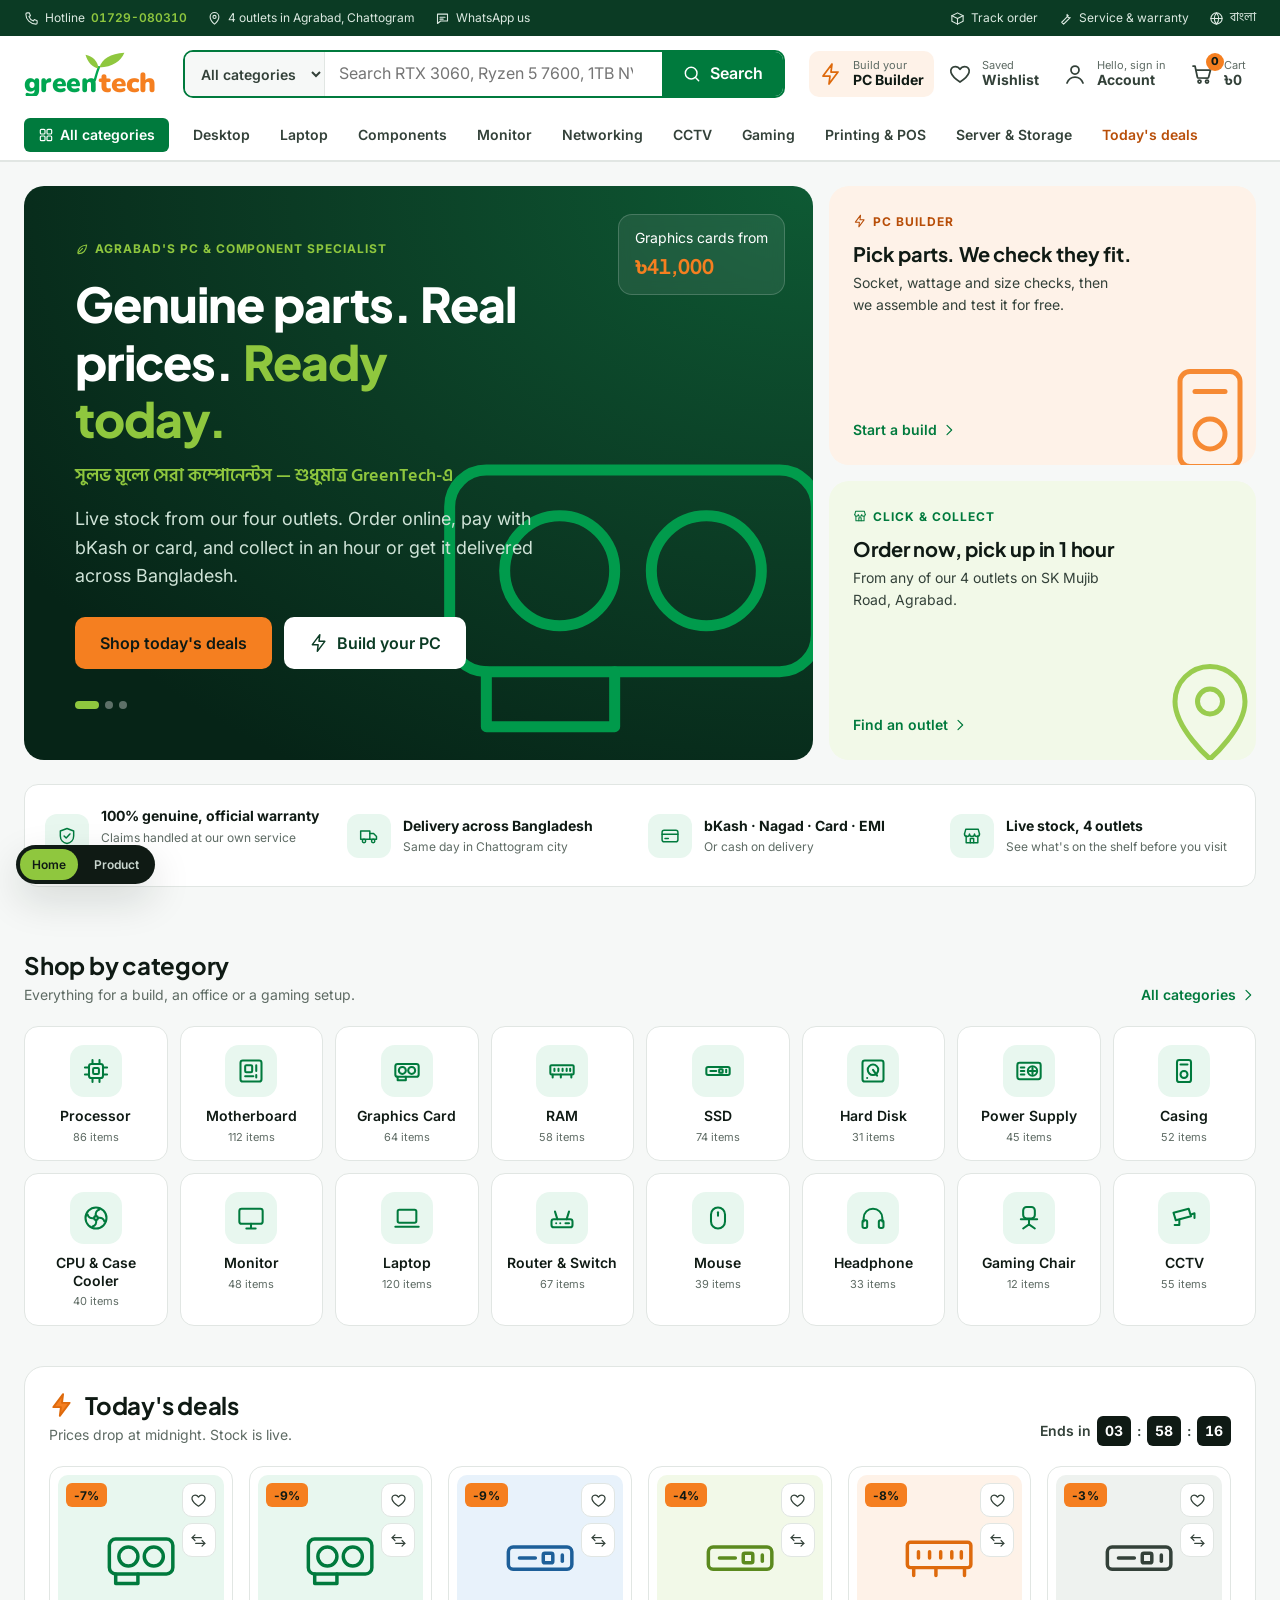
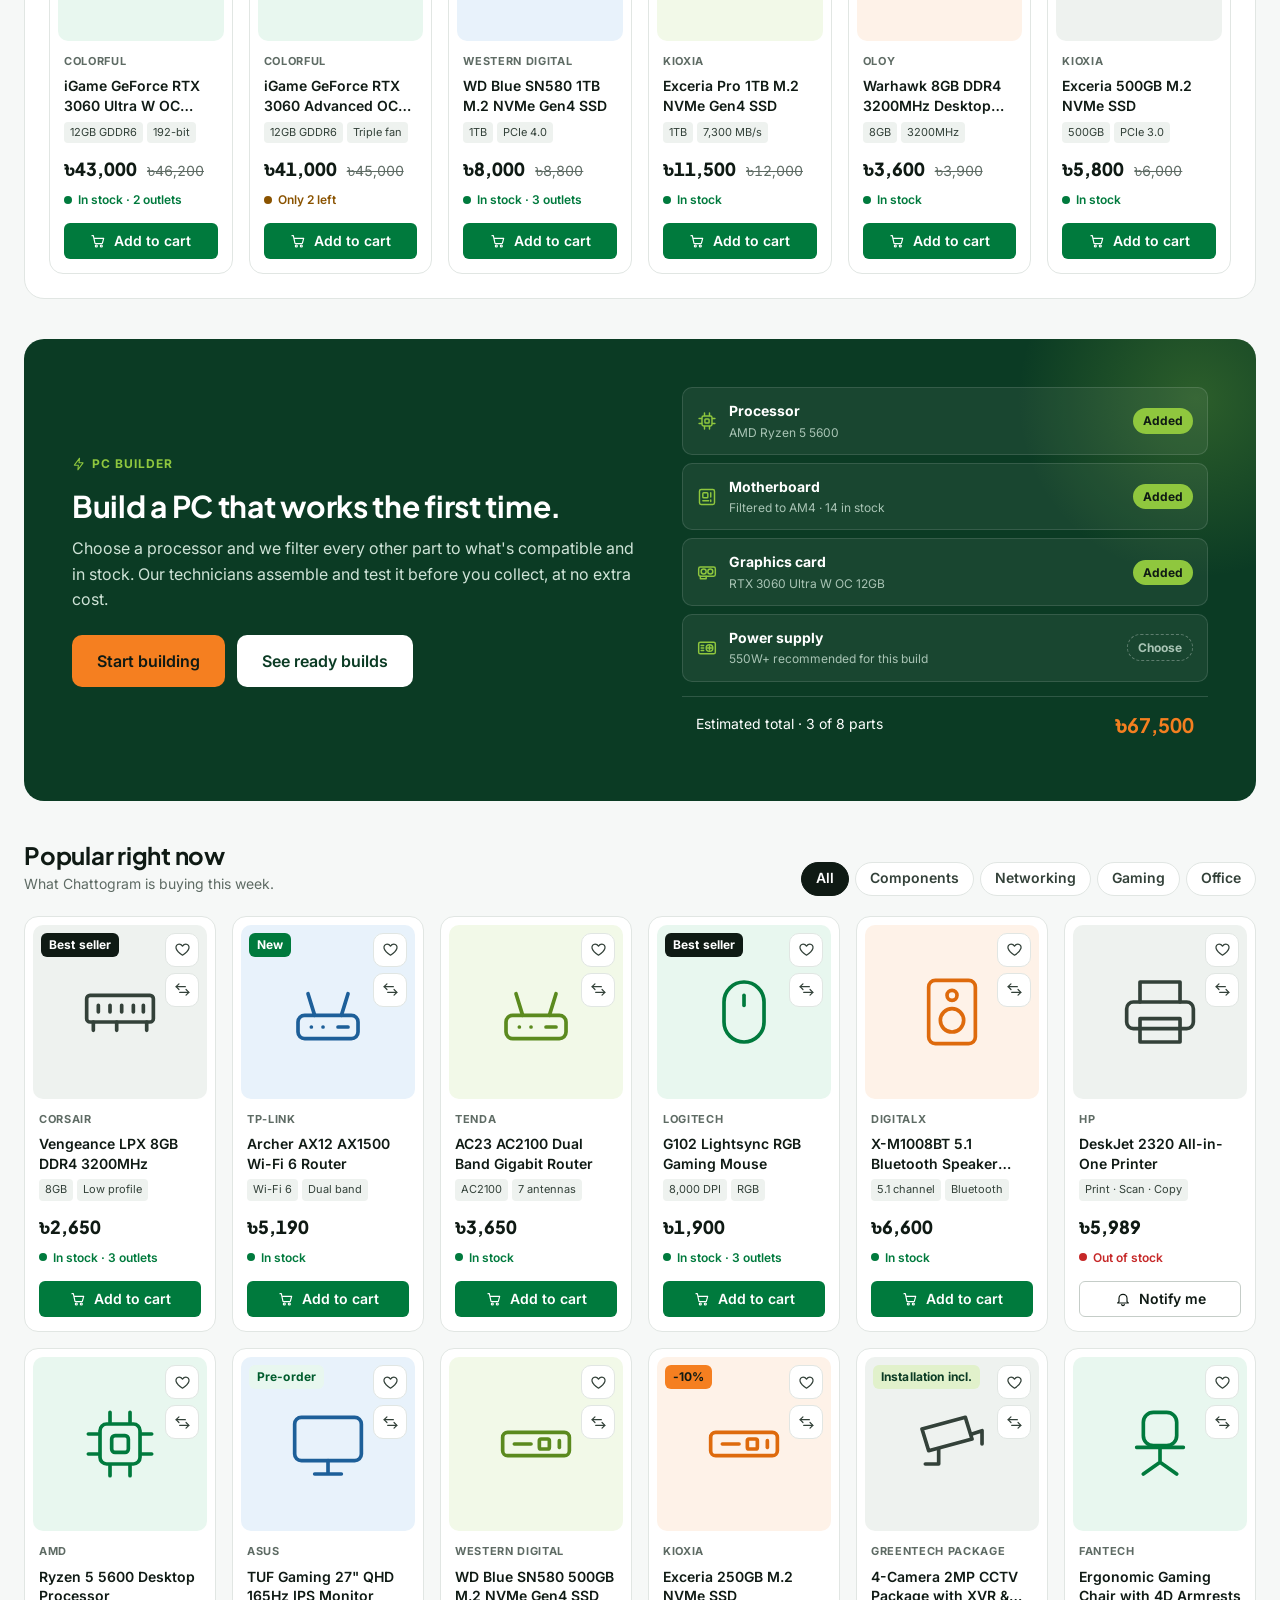
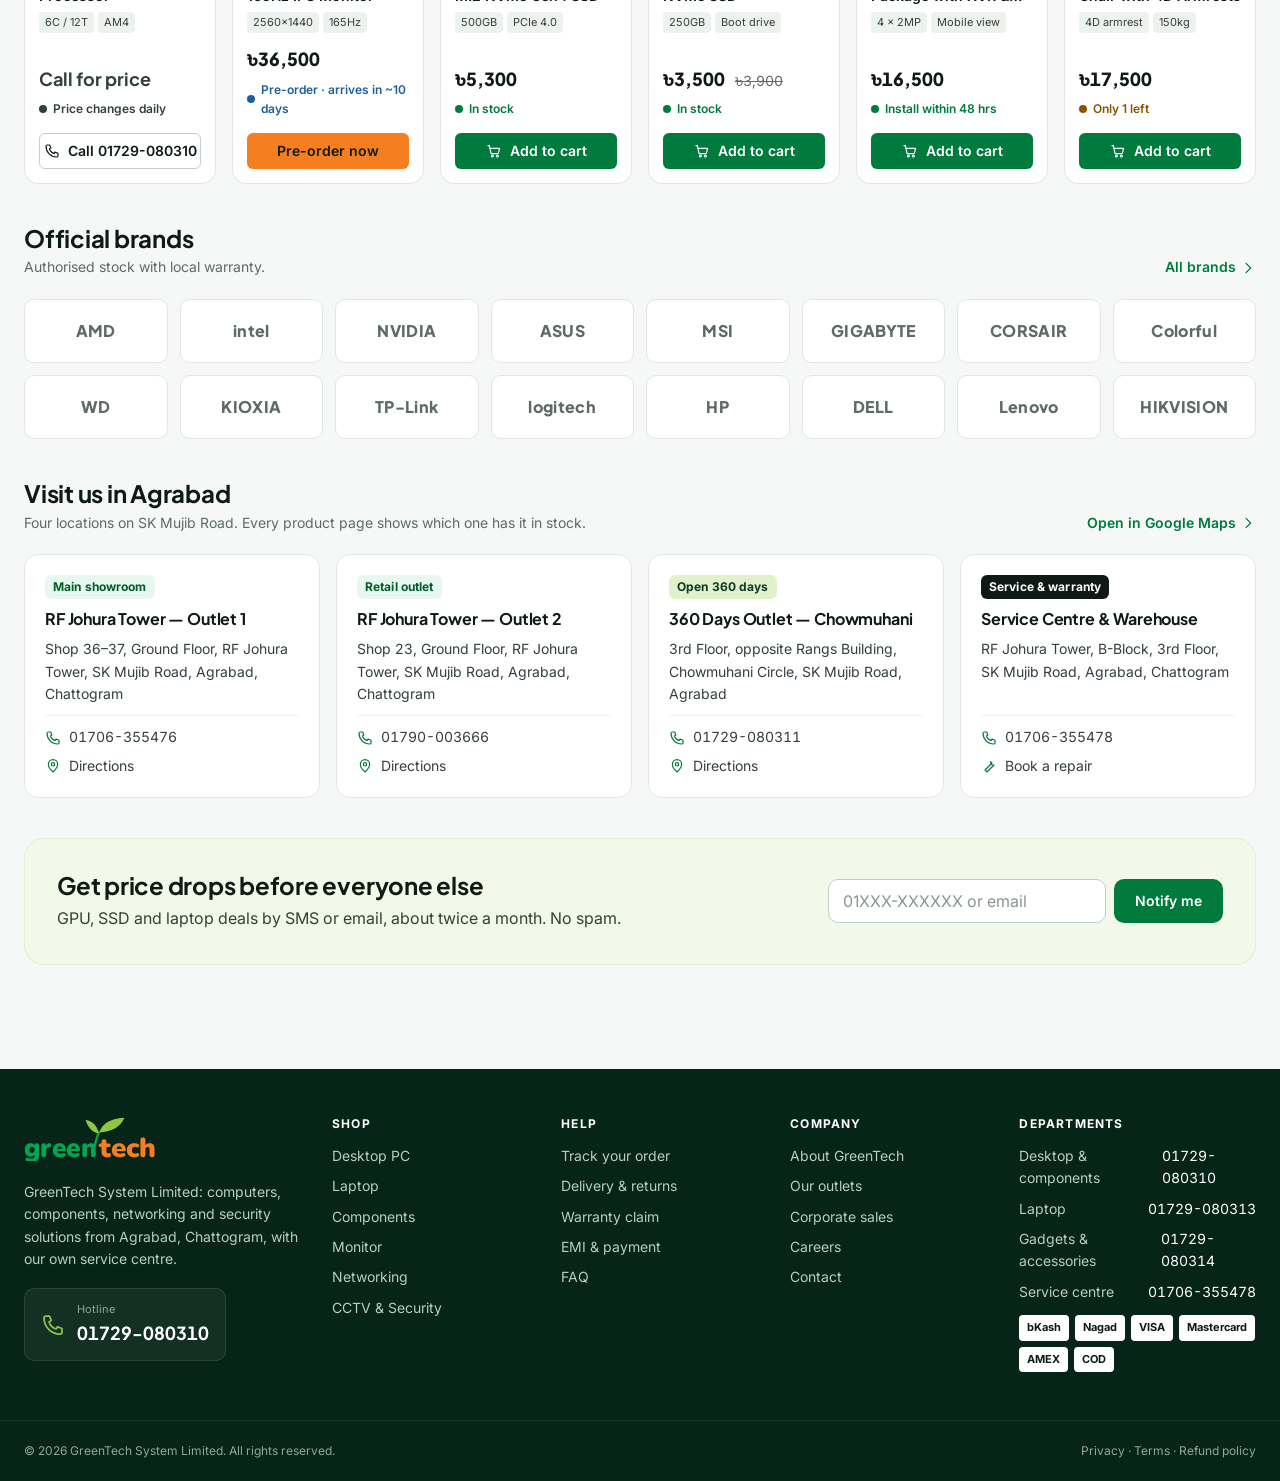
<file: drafts/home.html>
<!doctype html>
<html lang="en">
<head>
  <meta charset="utf-8">
  <meta name="viewport" content="width=device-width, initial-scale=1">
  <title>GreenTech — PCs, Laptops & Components in Chattogram | Live Stock, Fast Delivery</title>
  <meta name="description" content="Genuine PC components, laptops, monitors and networking gear with live stock from our four Agrabad outlets. Pay with bKash, Nagad, card or EMI. Delivery across Bangladesh or collect in an hour.">
  <meta name="theme-color" content="#0B3B24">
  <link rel="icon" href="../assets/img/favicon.svg" type="image/svg+xml">
  <link rel="preconnect" href="https://fonts.googleapis.com">
  <link rel="preconnect" href="https://fonts.gstatic.com" crossorigin>
  <link href="https://fonts.googleapis.com/css2?family=Hind+Siliguri:wght@400;500;600;700&family=Inter:wght@400;500;600;700&family=Nunito:wght@900&family=Plus+Jakarta+Sans:wght@700;800&display=swap" rel="stylesheet">
  <link rel="stylesheet" href="../assets/css/tokens.css">
  <link rel="stylesheet" href="../assets/css/main.css">
  <script src="../assets/js/icons.js" defer></script>
  <script src="../assets/js/main.js" defer></script>
</head>
<body>
<a class="skip-link" href="#main">Skip to content</a>

<!-- ================= TOP BAR ================= -->
<div class="topbar">
  <div class="container">
    <div class="topbar__left">
      <a href="tel:+8801729080310"><svg class="ico"><use href="#i-phone"/></svg>Hotline <span class="topbar__hl num">01729-080310</span></a>
      <a href="#stores"><svg class="ico"><use href="#i-pin"/></svg>4 outlets in Agrabad, Chattogram</a>
      <a href="#"><svg class="ico"><use href="#i-chat"/></svg>WhatsApp us</a>
    </div>
    <div class="topbar__right">
      <a href="#"><svg class="ico"><use href="#i-box"/></svg>Track order</a>
      <a href="#"><svg class="ico"><use href="#i-wrench"/></svg>Service &amp; warranty</a>
      <a href="#" lang="bn" class="bn"><svg class="ico"><use href="#i-globe"/></svg>বাংলা</a>
    </div>
  </div>
</div>

<!-- ================= HEADER ================= -->
<header class="header">
  <div class="container header__row">
    <button class="icon-btn menu-toggle" data-drawer-open aria-label="Open menu"><svg class="ico"><use href="#i-menu"/></svg></button>
    <a href="home.html" class="logo" aria-label="GreenTech home">
      <svg viewBox="0 0 196 64" role="img" aria-hidden="true"><path class="lg-s" d="M103 41C105 34 106.5 28 109 22" fill="none" stroke-width="3.4" stroke-linecap="round"/><path class="lg-l" d="M108.5 24C100 22.5 92.5 15.5 89.5 4 100 6 107 13 108.5 24Z"/><path class="lg-l" d="M109.5 22.5C113.5 10 125.5 2 146 1 141 13.5 129 21.5 109.5 22.5Z"/><text y="58" font-family="Nunito, 'Arial Rounded MT Bold', 'Plus Jakarta Sans', Arial, sans-serif" font-weight="900" font-size="40"><tspan class="lg-g" x="0" textLength="106" lengthAdjust="spacingAndGlyphs">green</tspan><tspan class="lg-t" x="109" textLength="84" lengthAdjust="spacingAndGlyphs">tech</tspan></text></svg>
    </a>
    <form class="header__search search" role="search" data-demo="Search runs on the live build — with instant suggestions">
      <label class="sr-only" for="q-cat">Category</label>
      <select id="q-cat"><option>All categories</option><option>Components</option><option>Laptop</option><option>Desktop</option><option>Monitor</option><option>Networking</option><option>Gaming</option></select>
      <label class="sr-only" for="q">Search products</label>
      <input id="q" type="search" placeholder="Search RTX 3060, Ryzen 5 7600, 1TB NVMe…" autocomplete="off">
      <button type="submit"><svg class="ico"><use href="#i-search"/></svg><span>Search</span></button>
    </form>
    <nav class="header__actions" aria-label="Account">
      <a href="#builder" class="h-action h-action--builder"><svg class="ico"><use href="#i-bolt"/></svg><span><small>Build your</small><strong>PC Builder</strong></span></a>
      <a href="#" class="h-action h-action--wish"><svg class="ico"><use href="#i-heart"/></svg><span><small>Saved</small><strong>Wishlist</strong></span></a>
      <a href="#" class="h-action"><svg class="ico"><use href="#i-user"/></svg><span><small>Hello, sign in</small><strong>Account</strong></span></a>
      <a href="#" class="h-action" aria-label="Cart"><svg class="ico"><use href="#i-cart"/></svg><span class="count" data-cart-count>0</span><span><small>Cart</small><strong class="num">৳0</strong></span></a>
    </nav>
  </div>
  <nav class="catnav" aria-label="Categories">
    <div class="container">
      <ul>
        <li><a href="#cats" class="catnav__all"><svg class="ico ico--sm"><use href="#i-grid"/></svg>All categories</a></li>
        <li><a href="#">Desktop</a></li>
        <li><a href="#">Laptop</a></li>
        <li><a href="#">Components</a></li>
        <li><a href="#">Monitor</a></li>
        <li><a href="#">Networking</a></li>
        <li><a href="#">CCTV</a></li>
        <li><a href="#">Gaming</a></li>
        <li><a href="#">Printing &amp; POS</a></li>
        <li><a href="#">Server &amp; Storage</a></li>
        <li><a href="#deals" class="catnav__deal">Today's deals</a></li>
      </ul>
    </div>
  </nav>
</header>

<!-- Mobile drawer -->
<div class="drawer" id="drawer" aria-hidden="true">
  <div class="drawer__scrim" data-drawer-close></div>
  <div class="drawer__panel" role="dialog" aria-label="Menu">
    <div class="drawer__head">
      <strong>Shop by category</strong>
      <button class="icon-btn" data-drawer-close aria-label="Close menu"><svg class="ico"><use href="#i-x"/></svg></button>
    </div>
    <ul class="drawer__list">
      <li><a href="#"><svg class="ico"><use href="#i-case"/></svg>Desktop</a></li>
      <li><a href="#"><svg class="ico"><use href="#i-laptop"/></svg>Laptop</a></li>
      <li><a href="#"><svg class="ico"><use href="#i-cpu"/></svg>Components</a></li>
      <li><a href="#"><svg class="ico"><use href="#i-monitor"/></svg>Monitor</a></li>
      <li><a href="#"><svg class="ico"><use href="#i-router"/></svg>Networking</a></li>
      <li><a href="#"><svg class="ico"><use href="#i-cctv"/></svg>CCTV</a></li>
      <li><a href="#"><svg class="ico"><use href="#i-headphone"/></svg>Gaming</a></li>
      <li><a href="#"><svg class="ico"><use href="#i-printer"/></svg>Printing &amp; POS</a></li>
      <li><a href="#builder"><svg class="ico"><use href="#i-bolt"/></svg>PC Builder</a></li>
      <li><a href="#stores"><svg class="ico"><use href="#i-store"/></svg>Our outlets</a></li>
      <li><a href="tel:+8801729080310"><svg class="ico"><use href="#i-phone"/></svg>Call 01729-080310</a></li>
    </ul>
  </div>
</div>

<main id="main">

  <!-- ================= HERO ================= -->
  <section class="hero container" aria-label="Featured">
    <div class="hero__grid">
      <div class="hero-main">
        <div class="hero-main__copy">
          <span class="eyebrow"><svg class="ico"><use href="#i-leaf"/></svg>Agrabad's PC &amp; component specialist</span>
          <h1>Genuine parts. Real prices. <em>Ready today.</em></h1>
          <p class="bn-line" lang="bn">সুলভ মূল্যে সেরা কম্পোনেন্টস — শুধুমাত্র GreenTech-এ</p>
          <p>Live stock from our four outlets. Order online, pay with bKash or card, and collect in an hour or get it delivered across Bangladesh.</p>
          <div class="hero-main__cta">
            <a href="#deals" class="btn btn--accent btn--lg">Shop today's deals</a>
            <a href="#builder" class="btn btn--light btn--lg"><svg class="ico"><use href="#i-bolt"/></svg>Build your PC</a>
          </div>
          <div class="hero-dots" aria-hidden="true"><span class="is-on"></span><span></span><span></span></div>
        </div>
        <div class="hero-main__chip">Graphics cards from<strong class="num">৳41,000</strong></div>
        <div class="hero-main__art" aria-hidden="true"><svg class="ico"><use href="#i-gpu"/></svg></div>
      </div>
      <div class="hero__side">
        <a href="#builder" class="promo promo--builder">
          <div>
            <span class="eyebrow"><svg class="ico"><use href="#i-bolt"/></svg>PC Builder</span>
            <h3>Pick parts. We check they fit.</h3>
            <p>Socket, wattage and size checks, then we assemble and test it for free.</p>
          </div>
          <span class="link-more">Start a build <svg class="ico"><use href="#i-chev-r"/></svg></span>
          <div class="promo__art" aria-hidden="true"><svg class="ico"><use href="#i-case"/></svg></div>
        </a>
        <a href="#stores" class="promo promo--store">
          <div>
            <span class="eyebrow"><svg class="ico"><use href="#i-store"/></svg>Click &amp; Collect</span>
            <h3>Order now, pick up in 1 hour</h3>
            <p>From any of our 4 outlets on SK Mujib Road, Agrabad.</p>
          </div>
          <span class="link-more">Find an outlet <svg class="ico"><use href="#i-chev-r"/></svg></span>
          <div class="promo__art" aria-hidden="true"><svg class="ico"><use href="#i-pin"/></svg></div>
        </a>
      </div>
    </div>
  </section>

  <!-- ================= TRUST ================= -->
  <section class="container section--tight" aria-label="Why GreenTech">
    <div class="trust">
      <div class="trust__item"><div class="trust__icon"><svg class="ico"><use href="#i-shield"/></svg></div><div><strong>100% genuine, official warranty</strong><span>Claims handled at our own service centre</span></div></div>
      <div class="trust__item"><div class="trust__icon"><svg class="ico"><use href="#i-truck"/></svg></div><div><strong>Delivery across Bangladesh</strong><span>Same day in Chattogram city</span></div></div>
      <div class="trust__item"><div class="trust__icon"><svg class="ico"><use href="#i-card"/></svg></div><div><strong>bKash · Nagad · Card · EMI</strong><span>Or cash on delivery</span></div></div>
      <div class="trust__item"><div class="trust__icon"><svg class="ico"><use href="#i-store"/></svg></div><div><strong>Live stock, 4 outlets</strong><span>See what's on the shelf before you visit</span></div></div>
    </div>
  </section>

  <!-- ================= CATEGORIES ================= -->
  <section class="container section" id="cats" aria-labelledby="cats-h">
    <div class="section-head">
      <div><h2 id="cats-h">Shop by category</h2><p>Everything for a build, an office or a gaming setup.</p></div>
      <a href="#" class="link-more">All categories <svg class="ico"><use href="#i-chev-r"/></svg></a>
    </div>
    <div class="cats">
      <a class="cat" href="#"><span class="cat__icon"><svg class="ico"><use href="#i-cpu"/></svg></span><span>Processor</span><small>86 items</small></a>
      <a class="cat" href="#"><span class="cat__icon"><svg class="ico"><use href="#i-board"/></svg></span><span>Motherboard</span><small>112 items</small></a>
      <a class="cat" href="#"><span class="cat__icon"><svg class="ico"><use href="#i-gpu"/></svg></span><span>Graphics Card</span><small>64 items</small></a>
      <a class="cat" href="#"><span class="cat__icon"><svg class="ico"><use href="#i-ram"/></svg></span><span>RAM</span><small>58 items</small></a>
      <a class="cat" href="#"><span class="cat__icon"><svg class="ico"><use href="#i-ssd"/></svg></span><span>SSD</span><small>74 items</small></a>
      <a class="cat" href="#"><span class="cat__icon"><svg class="ico"><use href="#i-hdd"/></svg></span><span>Hard Disk</span><small>31 items</small></a>
      <a class="cat" href="#"><span class="cat__icon"><svg class="ico"><use href="#i-psu"/></svg></span><span>Power Supply</span><small>45 items</small></a>
      <a class="cat" href="#"><span class="cat__icon"><svg class="ico"><use href="#i-case"/></svg></span><span>Casing</span><small>52 items</small></a>
      <a class="cat" href="#"><span class="cat__icon"><svg class="ico"><use href="#i-fan"/></svg></span><span>CPU &amp; Case Cooler</span><small>40 items</small></a>
      <a class="cat" href="#"><span class="cat__icon"><svg class="ico"><use href="#i-monitor"/></svg></span><span>Monitor</span><small>48 items</small></a>
      <a class="cat" href="#"><span class="cat__icon"><svg class="ico"><use href="#i-laptop"/></svg></span><span>Laptop</span><small>120 items</small></a>
      <a class="cat" href="#"><span class="cat__icon"><svg class="ico"><use href="#i-router"/></svg></span><span>Router &amp; Switch</span><small>67 items</small></a>
      <a class="cat" href="#"><span class="cat__icon"><svg class="ico"><use href="#i-mouse"/></svg></span><span>Mouse</span><small>39 items</small></a>
      <a class="cat" href="#"><span class="cat__icon"><svg class="ico"><use href="#i-headphone"/></svg></span><span>Headphone</span><small>33 items</small></a>
      <a class="cat" href="#"><span class="cat__icon"><svg class="ico"><use href="#i-chair"/></svg></span><span>Gaming Chair</span><small>12 items</small></a>
      <a class="cat" href="#"><span class="cat__icon"><svg class="ico"><use href="#i-cctv"/></svg></span><span>CCTV</span><small>55 items</small></a>
    </div>
  </section>

  <!-- ================= DEALS ================= -->
  <section class="container" id="deals" aria-labelledby="deals-h">
    <div class="deals">
      <div class="section-head">
        <div>
          <h2 id="deals-h"><svg class="ico"><use href="#i-bolt"/></svg>Today's deals</h2>
          <p>Prices drop at midnight. Stock is live.</p>
        </div>
        <div class="countdown" data-countdown aria-label="Time left">Ends in <b data-h>00</b>:<b data-m>00</b>:<b data-s>00</b></div>
      </div>
      <div class="p-grid">
        <article class="p-card">
          <a href="product.html" class="p-card__media tint-green" aria-label="Colorful iGame RTX 3060 Ultra W OC 12GB"><svg class="ico"><use href="#i-gpu"/></svg></a>
          <div class="p-card__badges"><span class="badge badge--sale">-7%</span></div>
          <div class="p-card__quick"><button class="icon-btn" data-wish aria-pressed="false" aria-label="Add to wishlist"><svg class="ico"><use href="#i-heart"/></svg></button><button class="icon-btn" data-compare aria-label="Add to compare"><svg class="ico"><use href="#i-compare"/></svg></button></div>
          <div class="p-card__body">
            <p class="p-card__brand">Colorful</p>
            <h3 class="p-card__title"><a href="product.html">iGame GeForce RTX 3060 Ultra W OC 12GB GDDR6</a></h3>
            <ul class="p-card__specs"><li>12GB GDDR6</li><li>192-bit</li></ul>
            <div class="price"><span class="price__now">৳43,000</span><s class="price__was">৳46,200</s></div>
            <p class="stock stock--in">In stock · 2 outlets</p>
          </div>
          <div class="p-card__foot"><button class="btn btn--primary btn--sm" data-add-to-cart data-name="RTX 3060 Ultra W OC 12GB"><svg class="ico ico--sm"><use href="#i-cart"/></svg>Add to cart</button></div>
        </article>
        <article class="p-card">
          <a href="product.html" class="p-card__media tint-green" aria-label="Colorful iGame RTX 3060 Advanced OC 12GB"><svg class="ico"><use href="#i-gpu"/></svg></a>
          <div class="p-card__badges"><span class="badge badge--sale">-9%</span></div>
          <div class="p-card__quick"><button class="icon-btn" data-wish aria-pressed="false" aria-label="Add to wishlist"><svg class="ico"><use href="#i-heart"/></svg></button><button class="icon-btn" data-compare aria-label="Add to compare"><svg class="ico"><use href="#i-compare"/></svg></button></div>
          <div class="p-card__body">
            <p class="p-card__brand">Colorful</p>
            <h3 class="p-card__title"><a href="product.html">iGame GeForce RTX 3060 Advanced OC 12GB GDDR6</a></h3>
            <ul class="p-card__specs"><li>12GB GDDR6</li><li>Triple fan</li></ul>
            <div class="price"><span class="price__now">৳41,000</span><s class="price__was">৳45,000</s></div>
            <p class="stock stock--low">Only 2 left</p>
          </div>
          <div class="p-card__foot"><button class="btn btn--primary btn--sm" data-add-to-cart data-name="RTX 3060 Advanced OC 12GB"><svg class="ico ico--sm"><use href="#i-cart"/></svg>Add to cart</button></div>
        </article>
        <article class="p-card">
          <a href="product.html" class="p-card__media tint-info" aria-label="WD Blue SN580 1TB NVMe SSD"><svg class="ico"><use href="#i-ssd"/></svg></a>
          <div class="p-card__badges"><span class="badge badge--sale">-9%</span></div>
          <div class="p-card__quick"><button class="icon-btn" data-wish aria-pressed="false" aria-label="Add to wishlist"><svg class="ico"><use href="#i-heart"/></svg></button><button class="icon-btn" data-compare aria-label="Add to compare"><svg class="ico"><use href="#i-compare"/></svg></button></div>
          <div class="p-card__body">
            <p class="p-card__brand">Western Digital</p>
            <h3 class="p-card__title"><a href="product.html">WD Blue SN580 1TB M.2 NVMe Gen4 SSD</a></h3>
            <ul class="p-card__specs"><li>1TB</li><li>PCIe 4.0</li></ul>
            <div class="price"><span class="price__now">৳8,000</span><s class="price__was">৳8,800</s></div>
            <p class="stock stock--in">In stock · 3 outlets</p>
          </div>
          <div class="p-card__foot"><button class="btn btn--primary btn--sm" data-add-to-cart data-name="WD Blue SN580 1TB"><svg class="ico ico--sm"><use href="#i-cart"/></svg>Add to cart</button></div>
        </article>
        <article class="p-card">
          <a href="product.html" class="p-card__media tint-leaf" aria-label="Kioxia Exceria Pro 1TB NVMe SSD"><svg class="ico"><use href="#i-ssd"/></svg></a>
          <div class="p-card__badges"><span class="badge badge--sale">-4%</span></div>
          <div class="p-card__quick"><button class="icon-btn" data-wish aria-pressed="false" aria-label="Add to wishlist"><svg class="ico"><use href="#i-heart"/></svg></button><button class="icon-btn" data-compare aria-label="Add to compare"><svg class="ico"><use href="#i-compare"/></svg></button></div>
          <div class="p-card__body">
            <p class="p-card__brand">Kioxia</p>
            <h3 class="p-card__title"><a href="product.html">Exceria Pro 1TB M.2 NVMe Gen4 SSD</a></h3>
            <ul class="p-card__specs"><li>1TB</li><li>7,300 MB/s</li></ul>
            <div class="price"><span class="price__now">৳11,500</span><s class="price__was">৳12,000</s></div>
            <p class="stock stock--in">In stock</p>
          </div>
          <div class="p-card__foot"><button class="btn btn--primary btn--sm" data-add-to-cart data-name="Kioxia Exceria Pro 1TB"><svg class="ico ico--sm"><use href="#i-cart"/></svg>Add to cart</button></div>
        </article>
        <article class="p-card">
          <a href="product.html" class="p-card__media tint-orange" aria-label="OLOY Warhawk 8GB DDR4 3200MHz"><svg class="ico"><use href="#i-ram"/></svg></a>
          <div class="p-card__badges"><span class="badge badge--sale">-8%</span></div>
          <div class="p-card__quick"><button class="icon-btn" data-wish aria-pressed="false" aria-label="Add to wishlist"><svg class="ico"><use href="#i-heart"/></svg></button><button class="icon-btn" data-compare aria-label="Add to compare"><svg class="ico"><use href="#i-compare"/></svg></button></div>
          <div class="p-card__body">
            <p class="p-card__brand">OLOY</p>
            <h3 class="p-card__title"><a href="product.html">Warhawk 8GB DDR4 3200MHz Desktop RAM</a></h3>
            <ul class="p-card__specs"><li>8GB</li><li>3200MHz</li></ul>
            <div class="price"><span class="price__now">৳3,600</span><s class="price__was">৳3,900</s></div>
            <p class="stock stock--in">In stock</p>
          </div>
          <div class="p-card__foot"><button class="btn btn--primary btn--sm" data-add-to-cart data-name="OLOY Warhawk 8GB"><svg class="ico ico--sm"><use href="#i-cart"/></svg>Add to cart</button></div>
        </article>
        <article class="p-card">
          <a href="product.html" class="p-card__media tint-ink" aria-label="Kioxia Exceria 500GB NVMe SSD"><svg class="ico"><use href="#i-ssd"/></svg></a>
          <div class="p-card__badges"><span class="badge badge--sale">-3%</span></div>
          <div class="p-card__quick"><button class="icon-btn" data-wish aria-pressed="false" aria-label="Add to wishlist"><svg class="ico"><use href="#i-heart"/></svg></button><button class="icon-btn" data-compare aria-label="Add to compare"><svg class="ico"><use href="#i-compare"/></svg></button></div>
          <div class="p-card__body">
            <p class="p-card__brand">Kioxia</p>
            <h3 class="p-card__title"><a href="product.html">Exceria 500GB M.2 NVMe SSD</a></h3>
            <ul class="p-card__specs"><li>500GB</li><li>PCIe 3.0</li></ul>
            <div class="price"><span class="price__now">৳5,800</span><s class="price__was">৳6,000</s></div>
            <p class="stock stock--in">In stock</p>
          </div>
          <div class="p-card__foot"><button class="btn btn--primary btn--sm" data-add-to-cart data-name="Kioxia Exceria 500GB"><svg class="ico ico--sm"><use href="#i-cart"/></svg>Add to cart</button></div>
        </article>
      </div>
    </div>
  </section>

  <!-- ================= PC BUILDER ================= -->
  <section class="container section" id="builder" aria-labelledby="builder-h">
    <div class="builder">
      <div>
        <span class="eyebrow"><svg class="ico"><use href="#i-bolt"/></svg>PC Builder</span>
        <h2 id="builder-h">Build a PC that works the first time.</h2>
        <p>Choose a processor and we filter every other part to what's compatible and in stock. Our technicians assemble and test it before you collect, at no extra cost.</p>
        <div class="hero-main__cta">
          <a href="#" class="btn btn--accent btn--lg">Start building</a>
          <a href="#" class="btn btn--light btn--lg">See ready builds</a>
        </div>
      </div>
      <div class="builder__steps" aria-label="Example build">
        <div class="b-step"><svg class="ico"><use href="#i-cpu"/></svg><div><strong>Processor</strong><span>AMD Ryzen 5 5600</span></div><em>Added</em></div>
        <div class="b-step"><svg class="ico"><use href="#i-board"/></svg><div><strong>Motherboard</strong><span>Filtered to AM4 · 14 in stock</span></div><em>Added</em></div>
        <div class="b-step"><svg class="ico"><use href="#i-gpu"/></svg><div><strong>Graphics card</strong><span>RTX 3060 Ultra W OC 12GB</span></div><em>Added</em></div>
        <div class="b-step"><svg class="ico"><use href="#i-psu"/></svg><div><strong>Power supply</strong><span>550W+ recommended for this build</span></div><em class="is-todo">Choose</em></div>
        <div class="builder__total"><span>Estimated total · 3 of 8 parts</span><strong class="num">৳67,500</strong></div>
      </div>
    </div>
  </section>

  <!-- ================= POPULAR ================= -->
  <section class="container" aria-labelledby="pop-h">
    <div class="section-head">
      <div><h2 id="pop-h">Popular right now</h2><p>What Chattogram is buying this week.</p></div>
      <div class="tabs-inline" data-filter-tabs="pop-grid" aria-label="Filter">
        <button aria-selected="true" data-filter="all">All</button>
        <button aria-selected="false" data-filter="comp">Components</button>
        <button aria-selected="false" data-filter="net">Networking</button>
        <button aria-selected="false" data-filter="gaming">Gaming</button>
        <button aria-selected="false" data-filter="office">Office</button>
      </div>
    </div>
    <div class="p-grid" id="pop-grid">
      <article class="p-card" data-tags="comp">
        <a href="product.html" class="p-card__media tint-ink" aria-label="Corsair Vengeance LPX 8GB DDR4"><svg class="ico"><use href="#i-ram"/></svg></a>
        <div class="p-card__badges"><span class="badge badge--hot">Best seller</span></div>
        <div class="p-card__quick"><button class="icon-btn" data-wish aria-pressed="false" aria-label="Add to wishlist"><svg class="ico"><use href="#i-heart"/></svg></button><button class="icon-btn" data-compare aria-label="Add to compare"><svg class="ico"><use href="#i-compare"/></svg></button></div>
        <div class="p-card__body">
          <p class="p-card__brand">Corsair</p>
          <h3 class="p-card__title"><a href="product.html">Vengeance LPX 8GB DDR4 3200MHz</a></h3>
          <ul class="p-card__specs"><li>8GB</li><li>Low profile</li></ul>
          <div class="price"><span class="price__now">৳2,650</span></div>
          <p class="stock stock--in">In stock · 3 outlets</p>
        </div>
        <div class="p-card__foot"><button class="btn btn--primary btn--sm" data-add-to-cart data-name="Corsair Vengeance LPX 8GB"><svg class="ico ico--sm"><use href="#i-cart"/></svg>Add to cart</button></div>
      </article>
      <article class="p-card" data-tags="net">
        <a href="product.html" class="p-card__media tint-info" aria-label="TP-Link Archer AX12 Wi-Fi 6 Router"><svg class="ico"><use href="#i-router"/></svg></a>
        <div class="p-card__badges"><span class="badge badge--new">New</span></div>
        <div class="p-card__quick"><button class="icon-btn" data-wish aria-pressed="false" aria-label="Add to wishlist"><svg class="ico"><use href="#i-heart"/></svg></button><button class="icon-btn" data-compare aria-label="Add to compare"><svg class="ico"><use href="#i-compare"/></svg></button></div>
        <div class="p-card__body">
          <p class="p-card__brand">TP-Link</p>
          <h3 class="p-card__title"><a href="product.html">Archer AX12 AX1500 Wi-Fi 6 Router</a></h3>
          <ul class="p-card__specs"><li>Wi-Fi 6</li><li>Dual band</li></ul>
          <div class="price"><span class="price__now">৳5,190</span></div>
          <p class="stock stock--in">In stock</p>
        </div>
        <div class="p-card__foot"><button class="btn btn--primary btn--sm" data-add-to-cart data-name="TP-Link Archer AX12"><svg class="ico ico--sm"><use href="#i-cart"/></svg>Add to cart</button></div>
      </article>
      <article class="p-card" data-tags="net">
        <a href="product.html" class="p-card__media tint-leaf" aria-label="Tenda AC23 AC2100 Router"><svg class="ico"><use href="#i-router"/></svg></a>
        <div class="p-card__quick"><button class="icon-btn" data-wish aria-pressed="false" aria-label="Add to wishlist"><svg class="ico"><use href="#i-heart"/></svg></button><button class="icon-btn" data-compare aria-label="Add to compare"><svg class="ico"><use href="#i-compare"/></svg></button></div>
        <div class="p-card__body">
          <p class="p-card__brand">Tenda</p>
          <h3 class="p-card__title"><a href="product.html">AC23 AC2100 Dual Band Gigabit Router</a></h3>
          <ul class="p-card__specs"><li>AC2100</li><li>7 antennas</li></ul>
          <div class="price"><span class="price__now">৳3,650</span></div>
          <p class="stock stock--in">In stock</p>
        </div>
        <div class="p-card__foot"><button class="btn btn--primary btn--sm" data-add-to-cart data-name="Tenda AC23"><svg class="ico ico--sm"><use href="#i-cart"/></svg>Add to cart</button></div>
      </article>
      <article class="p-card" data-tags="gaming">
        <a href="product.html" class="p-card__media tint-green" aria-label="Logitech G102 Lightsync Gaming Mouse"><svg class="ico"><use href="#i-mouse"/></svg></a>
        <div class="p-card__badges"><span class="badge badge--hot">Best seller</span></div>
        <div class="p-card__quick"><button class="icon-btn" data-wish aria-pressed="false" aria-label="Add to wishlist"><svg class="ico"><use href="#i-heart"/></svg></button><button class="icon-btn" data-compare aria-label="Add to compare"><svg class="ico"><use href="#i-compare"/></svg></button></div>
        <div class="p-card__body">
          <p class="p-card__brand">Logitech</p>
          <h3 class="p-card__title"><a href="product.html">G102 Lightsync RGB Gaming Mouse</a></h3>
          <ul class="p-card__specs"><li>8,000 DPI</li><li>RGB</li></ul>
          <div class="price"><span class="price__now">৳1,900</span></div>
          <p class="stock stock--in">In stock · 3 outlets</p>
        </div>
        <div class="p-card__foot"><button class="btn btn--primary btn--sm" data-add-to-cart data-name="Logitech G102"><svg class="ico ico--sm"><use href="#i-cart"/></svg>Add to cart</button></div>
      </article>
      <article class="p-card" data-tags="gaming office">
        <a href="product.html" class="p-card__media tint-orange" aria-label="DigitalX X-M1008BT 5.1 Speaker"><svg class="ico"><use href="#i-speaker"/></svg></a>
        <div class="p-card__quick"><button class="icon-btn" data-wish aria-pressed="false" aria-label="Add to wishlist"><svg class="ico"><use href="#i-heart"/></svg></button><button class="icon-btn" data-compare aria-label="Add to compare"><svg class="ico"><use href="#i-compare"/></svg></button></div>
        <div class="p-card__body">
          <p class="p-card__brand">DigitalX</p>
          <h3 class="p-card__title"><a href="product.html">X-M1008BT 5.1 Bluetooth Speaker System</a></h3>
          <ul class="p-card__specs"><li>5.1 channel</li><li>Bluetooth</li></ul>
          <div class="price"><span class="price__now">৳6,600</span></div>
          <p class="stock stock--in">In stock</p>
        </div>
        <div class="p-card__foot"><button class="btn btn--primary btn--sm" data-add-to-cart data-name="DigitalX X-M1008BT"><svg class="ico ico--sm"><use href="#i-cart"/></svg>Add to cart</button></div>
      </article>
      <article class="p-card" data-tags="office">
        <a href="product.html" class="p-card__media tint-ink" aria-label="HP DeskJet 2320 All-in-One Printer"><svg class="ico"><use href="#i-printer"/></svg></a>
        <div class="p-card__quick"><button class="icon-btn" data-wish aria-pressed="false" aria-label="Add to wishlist"><svg class="ico"><use href="#i-heart"/></svg></button><button class="icon-btn" data-compare aria-label="Add to compare"><svg class="ico"><use href="#i-compare"/></svg></button></div>
        <div class="p-card__body">
          <p class="p-card__brand">HP</p>
          <h3 class="p-card__title"><a href="product.html">DeskJet 2320 All-in-One Printer</a></h3>
          <ul class="p-card__specs"><li>Print · Scan · Copy</li></ul>
          <div class="price"><span class="price__now">৳5,989</span></div>
          <p class="stock stock--out">Out of stock</p>
        </div>
        <div class="p-card__foot"><button class="btn btn--outline btn--sm" data-notify><svg class="ico ico--sm"><use href="#i-bell"/></svg>Notify me</button></div>
      </article>
      <article class="p-card" data-tags="comp">
        <a href="product.html" class="p-card__media tint-green" aria-label="AMD Ryzen 5 5600 Processor"><svg class="ico"><use href="#i-cpu"/></svg></a>
        <div class="p-card__quick"><button class="icon-btn" data-wish aria-pressed="false" aria-label="Add to wishlist"><svg class="ico"><use href="#i-heart"/></svg></button><button class="icon-btn" data-compare aria-label="Add to compare"><svg class="ico"><use href="#i-compare"/></svg></button></div>
        <div class="p-card__body">
          <p class="p-card__brand">AMD</p>
          <h3 class="p-card__title"><a href="product.html">Ryzen 5 5600 Desktop Processor</a></h3>
          <ul class="p-card__specs"><li>6C / 12T</li><li>AM4</li></ul>
          <div class="price"><span class="price__call">Call for price</span></div>
          <p class="stock stock--call">Price changes daily</p>
        </div>
        <div class="p-card__foot"><a href="tel:+8801729080310" class="btn btn--outline btn--sm"><svg class="ico ico--sm"><use href="#i-phone"/></svg>Call 01729-080310</a></div>
      </article>
      <article class="p-card" data-tags="gaming">
        <a href="product.html" class="p-card__media tint-info" aria-label="27 inch QHD 165Hz Gaming Monitor"><svg class="ico"><use href="#i-monitor"/></svg></a>
        <div class="p-card__badges"><span class="badge badge--soft">Pre-order</span></div>
        <div class="p-card__quick"><button class="icon-btn" data-wish aria-pressed="false" aria-label="Add to wishlist"><svg class="ico"><use href="#i-heart"/></svg></button><button class="icon-btn" data-compare aria-label="Add to compare"><svg class="ico"><use href="#i-compare"/></svg></button></div>
        <div class="p-card__body">
          <p class="p-card__brand">ASUS</p>
          <h3 class="p-card__title"><a href="product.html">TUF Gaming 27" QHD 165Hz IPS Monitor</a></h3>
          <ul class="p-card__specs"><li>2560×1440</li><li>165Hz</li></ul>
          <div class="price"><span class="price__now">৳36,500</span></div>
          <p class="stock stock--pre">Pre-order · arrives in ~10 days</p>
        </div>
        <div class="p-card__foot"><button class="btn btn--accent btn--sm" data-add-to-cart data-name="ASUS TUF 27&quot; (pre-order)">Pre-order now</button></div>
      </article>
      <article class="p-card" data-tags="comp">
        <a href="product.html" class="p-card__media tint-leaf" aria-label="WD Blue SN580 500GB NVMe SSD"><svg class="ico"><use href="#i-ssd"/></svg></a>
        <div class="p-card__quick"><button class="icon-btn" data-wish aria-pressed="false" aria-label="Add to wishlist"><svg class="ico"><use href="#i-heart"/></svg></button><button class="icon-btn" data-compare aria-label="Add to compare"><svg class="ico"><use href="#i-compare"/></svg></button></div>
        <div class="p-card__body">
          <p class="p-card__brand">Western Digital</p>
          <h3 class="p-card__title"><a href="product.html">WD Blue SN580 500GB M.2 NVMe Gen4 SSD</a></h3>
          <ul class="p-card__specs"><li>500GB</li><li>PCIe 4.0</li></ul>
          <div class="price"><span class="price__now">৳5,300</span></div>
          <p class="stock stock--in">In stock</p>
        </div>
        <div class="p-card__foot"><button class="btn btn--primary btn--sm" data-add-to-cart data-name="WD Blue SN580 500GB"><svg class="ico ico--sm"><use href="#i-cart"/></svg>Add to cart</button></div>
      </article>
      <article class="p-card" data-tags="comp">
        <a href="product.html" class="p-card__media tint-orange" aria-label="Kioxia Exceria 250GB NVMe SSD"><svg class="ico"><use href="#i-ssd"/></svg></a>
        <div class="p-card__badges"><span class="badge badge--sale">-10%</span></div>
        <div class="p-card__quick"><button class="icon-btn" data-wish aria-pressed="false" aria-label="Add to wishlist"><svg class="ico"><use href="#i-heart"/></svg></button><button class="icon-btn" data-compare aria-label="Add to compare"><svg class="ico"><use href="#i-compare"/></svg></button></div>
        <div class="p-card__body">
          <p class="p-card__brand">Kioxia</p>
          <h3 class="p-card__title"><a href="product.html">Exceria 250GB M.2 NVMe SSD</a></h3>
          <ul class="p-card__specs"><li>250GB</li><li>Boot drive</li></ul>
          <div class="price"><span class="price__now">৳3,500</span><s class="price__was">৳3,900</s></div>
          <p class="stock stock--in">In stock</p>
        </div>
        <div class="p-card__foot"><button class="btn btn--primary btn--sm" data-add-to-cart data-name="Kioxia Exceria 250GB"><svg class="ico ico--sm"><use href="#i-cart"/></svg>Add to cart</button></div>
      </article>
      <article class="p-card" data-tags="office net">
        <a href="product.html" class="p-card__media tint-ink" aria-label="4 Channel CCTV Package"><svg class="ico"><use href="#i-cctv"/></svg></a>
        <div class="p-card__badges"><span class="badge badge--leaf">Installation incl.</span></div>
        <div class="p-card__quick"><button class="icon-btn" data-wish aria-pressed="false" aria-label="Add to wishlist"><svg class="ico"><use href="#i-heart"/></svg></button><button class="icon-btn" data-compare aria-label="Add to compare"><svg class="ico"><use href="#i-compare"/></svg></button></div>
        <div class="p-card__body">
          <p class="p-card__brand">GreenTech Package</p>
          <h3 class="p-card__title"><a href="product.html">4-Camera 2MP CCTV Package with XVR &amp; 1TB HDD</a></h3>
          <ul class="p-card__specs"><li>4 × 2MP</li><li>Mobile view</li></ul>
          <div class="price"><span class="price__now">৳16,500</span></div>
          <p class="stock stock--in">Install within 48 hrs</p>
        </div>
        <div class="p-card__foot"><button class="btn btn--primary btn--sm" data-add-to-cart data-name="4-Camera CCTV Package"><svg class="ico ico--sm"><use href="#i-cart"/></svg>Add to cart</button></div>
      </article>
      <article class="p-card" data-tags="gaming">
        <a href="product.html" class="p-card__media tint-green" aria-label="Gaming Chair"><svg class="ico"><use href="#i-chair"/></svg></a>
        <div class="p-card__quick"><button class="icon-btn" data-wish aria-pressed="false" aria-label="Add to wishlist"><svg class="ico"><use href="#i-heart"/></svg></button><button class="icon-btn" data-compare aria-label="Add to compare"><svg class="ico"><use href="#i-compare"/></svg></button></div>
        <div class="p-card__body">
          <p class="p-card__brand">Fantech</p>
          <h3 class="p-card__title"><a href="product.html">Ergonomic Gaming Chair with 4D Armrests</a></h3>
          <ul class="p-card__specs"><li>4D armrest</li><li>150kg</li></ul>
          <div class="price"><span class="price__now">৳17,500</span></div>
          <p class="stock stock--low">Only 1 left</p>
        </div>
        <div class="p-card__foot"><button class="btn btn--primary btn--sm" data-add-to-cart data-name="Gaming Chair"><svg class="ico ico--sm"><use href="#i-cart"/></svg>Add to cart</button></div>
      </article>
    </div>
  </section>

  <!-- ================= BRANDS ================= -->
  <section class="container section" aria-labelledby="brands-h">
    <div class="section-head">
      <div><h2 id="brands-h">Official brands</h2><p>Authorised stock with local warranty.</p></div>
      <a href="#" class="link-more">All brands <svg class="ico"><use href="#i-chev-r"/></svg></a>
    </div>
    <div class="brands">
      <a class="brand" href="#">AMD</a><a class="brand" href="#">intel</a><a class="brand" href="#">NVIDIA</a><a class="brand" href="#">ASUS</a>
      <a class="brand" href="#">MSI</a><a class="brand" href="#">GIGABYTE</a><a class="brand" href="#">CORSAIR</a><a class="brand" href="#">Colorful</a>
      <a class="brand" href="#">WD</a><a class="brand" href="#">KIOXIA</a><a class="brand" href="#">TP-Link</a><a class="brand" href="#">logitech</a>
      <a class="brand" href="#">HP</a><a class="brand" href="#">DELL</a><a class="brand" href="#">Lenovo</a><a class="brand" href="#">HIKVISION</a>
    </div>
  </section>

  <!-- ================= STORES ================= -->
  <section class="container" id="stores" aria-labelledby="stores-h">
    <div class="section-head">
      <div><h2 id="stores-h">Visit us in Agrabad</h2><p>Four locations on SK Mujib Road. Every product page shows which one has it in stock.</p></div>
      <a href="#" class="link-more">Open in Google Maps <svg class="ico"><use href="#i-chev-r"/></svg></a>
    </div>
    <div class="stores">
      <article class="store">
        <span class="badge badge--soft store__tag">Main showroom</span>
        <h3>RF Johura Tower — Outlet 1</h3>
        <p>Shop 36–37, Ground Floor, RF Johura Tower, SK Mujib Road, Agrabad, Chattogram</p>
        <div class="store__meta"><a href="tel:+8801706355476"><svg class="ico"><use href="#i-phone"/></svg><span class="num">01706-355476</span></a><a href="#"><svg class="ico"><use href="#i-pin"/></svg>Directions</a></div>
      </article>
      <article class="store">
        <span class="badge badge--soft store__tag">Retail outlet</span>
        <h3>RF Johura Tower — Outlet 2</h3>
        <p>Shop 23, Ground Floor, RF Johura Tower, SK Mujib Road, Agrabad, Chattogram</p>
        <div class="store__meta"><a href="tel:+8801790003666"><svg class="ico"><use href="#i-phone"/></svg><span class="num">01790-003666</span></a><a href="#"><svg class="ico"><use href="#i-pin"/></svg>Directions</a></div>
      </article>
      <article class="store">
        <span class="badge badge--leaf store__tag">Open 360 days</span>
        <h3>360 Days Outlet — Chowmuhani</h3>
        <p>3rd Floor, opposite Rangs Building, Chowmuhani Circle, SK Mujib Road, Agrabad</p>
        <div class="store__meta"><a href="tel:+8801729080311"><svg class="ico"><use href="#i-phone"/></svg><span class="num">01729-080311</span></a><a href="#"><svg class="ico"><use href="#i-pin"/></svg>Directions</a></div>
      </article>
      <article class="store">
        <span class="badge badge--hot store__tag">Service &amp; warranty</span>
        <h3>Service Centre &amp; Warehouse</h3>
        <p>RF Johura Tower, B-Block, 3rd Floor, SK Mujib Road, Agrabad, Chattogram</p>
        <div class="store__meta"><a href="tel:+8801706355478"><svg class="ico"><use href="#i-phone"/></svg><span class="num">01706-355478</span></a><a href="#"><svg class="ico"><use href="#i-wrench"/></svg>Book a repair</a></div>
      </article>
    </div>
  </section>

  <!-- ================= NEWSLETTER ================= -->
  <section class="container section" aria-labelledby="news-h">
    <div class="news">
      <div>
        <h2 id="news-h">Get price drops before everyone else</h2>
        <p>GPU, SSD and laptop deals by SMS or email, about twice a month. No spam.</p>
      </div>
      <form data-demo="Subscribed — this is a prototype, nothing was sent">
        <label class="sr-only" for="news-in">Mobile number or email</label>
        <input id="news-in" class="input" type="text" placeholder="01XXX-XXXXXX or email">
        <button class="btn btn--primary" type="submit">Notify me</button>
      </form>
    </div>
  </section>
</main>

<!-- ================= FOOTER ================= -->
<footer class="footer">
  <div class="container footer__top">
    <div class="footer__brand">
      <a href="home.html" class="logo" aria-label="GreenTech home">
        <svg viewBox="0 0 196 64" role="img" aria-hidden="true"><path class="lg-s" d="M103 41C105 34 106.5 28 109 22" fill="none" stroke-width="3.4" stroke-linecap="round"/><path class="lg-l" d="M108.5 24C100 22.5 92.5 15.5 89.5 4 100 6 107 13 108.5 24Z"/><path class="lg-l" d="M109.5 22.5C113.5 10 125.5 2 146 1 141 13.5 129 21.5 109.5 22.5Z"/><text y="58" font-family="Nunito, 'Arial Rounded MT Bold', 'Plus Jakarta Sans', Arial, sans-serif" font-weight="900" font-size="40"><tspan class="lg-g" x="0" textLength="106" lengthAdjust="spacingAndGlyphs">green</tspan><tspan class="lg-t" x="109" textLength="84" lengthAdjust="spacingAndGlyphs">tech</tspan></text></svg>
      </a>
      <p>GreenTech System Limited: computers, components, networking and security solutions from Agrabad, Chattogram, with our own service centre.</p>
      <a class="footer__hotline" href="tel:+8801729080310"><svg class="ico"><use href="#i-phone"/></svg><span><small>Hotline</small><strong class="num">01729-080310</strong></span></a>
    </div>
    <div>
      <h4>Shop</h4>
      <ul><li><a href="#">Desktop PC</a></li><li><a href="#">Laptop</a></li><li><a href="#">Components</a></li><li><a href="#">Monitor</a></li><li><a href="#">Networking</a></li><li><a href="#">CCTV &amp; Security</a></li></ul>
    </div>
    <div>
      <h4>Help</h4>
      <ul><li><a href="#">Track your order</a></li><li><a href="#">Delivery &amp; returns</a></li><li><a href="#">Warranty claim</a></li><li><a href="#">EMI &amp; payment</a></li><li><a href="#">FAQ</a></li></ul>
    </div>
    <div>
      <h4>Company</h4>
      <ul><li><a href="#">About GreenTech</a></li><li><a href="#stores">Our outlets</a></li><li><a href="#">Corporate sales</a></li><li><a href="#">Careers</a></li><li><a href="#">Contact</a></li></ul>
    </div>
    <div>
      <h4>Departments</h4>
      <ul class="footer__dept">
        <li><span>Desktop &amp; components</span><span>01729-080310</span></li>
        <li><span>Laptop</span><span>01729-080313</span></li>
        <li><span>Gadgets &amp; accessories</span><span>01729-080314</span></li>
        <li><span>Service centre</span><span>01706-355478</span></li>
      </ul>
      <div class="pay" aria-label="Payment methods"><span>bKash</span><span>Nagad</span><span>VISA</span><span>Mastercard</span><span>AMEX</span><span>COD</span></div>
    </div>
  </div>
  <div class="footer__bottom">
    <div class="container">
      <span>© 2026 GreenTech System Limited. All rights reserved.</span>
      <span>Privacy · Terms · Refund policy</span>
    </div>
  </div>
</footer>

<!-- Mobile tab bar -->
<nav class="tabbar" aria-label="Quick links">
  <a href="home.html" class="is-active"><svg class="ico"><use href="#i-home"/></svg>Home</a>
  <a href="#" data-drawer-open><svg class="ico"><use href="#i-grid"/></svg>Categories</a>
  <a href="#builder"><svg class="ico"><use href="#i-bolt"/></svg>Builder</a>
  <a href="#"><svg class="ico"><use href="#i-cart"/></svg><span class="count" data-cart-count>0</span>Cart</a>
  <a href="#"><svg class="ico"><use href="#i-user"/></svg>Account</a>
</nav>

<div class="toast" id="toast" role="status" aria-live="polite"><svg class="ico"><use href="#i-check"/></svg><span data-toast-msg></span><a href="#">View cart</a></div>

<nav class="proto-nav" aria-label="Prototype pages">
  <a href="home.html" aria-current="page">Home</a><a href="product.html">Product</a>
</nav>
</body>
</html>
</file>
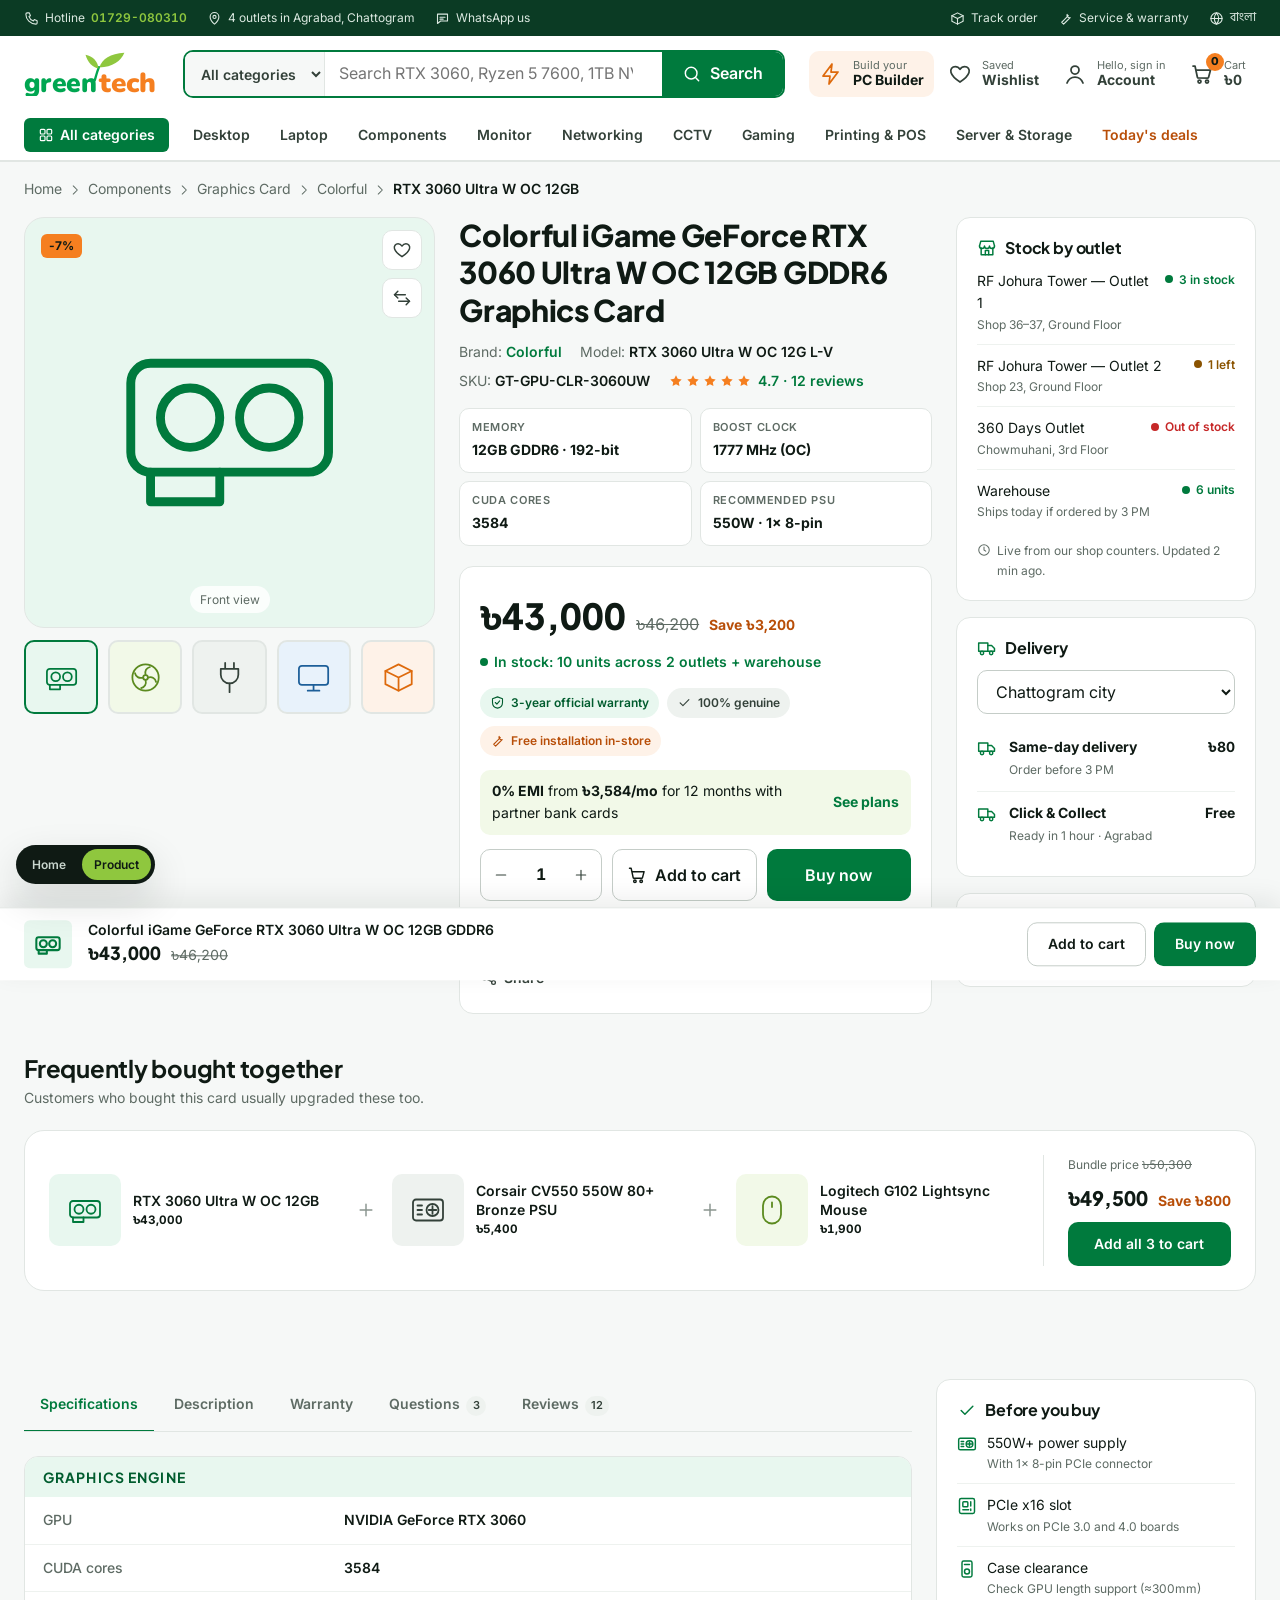
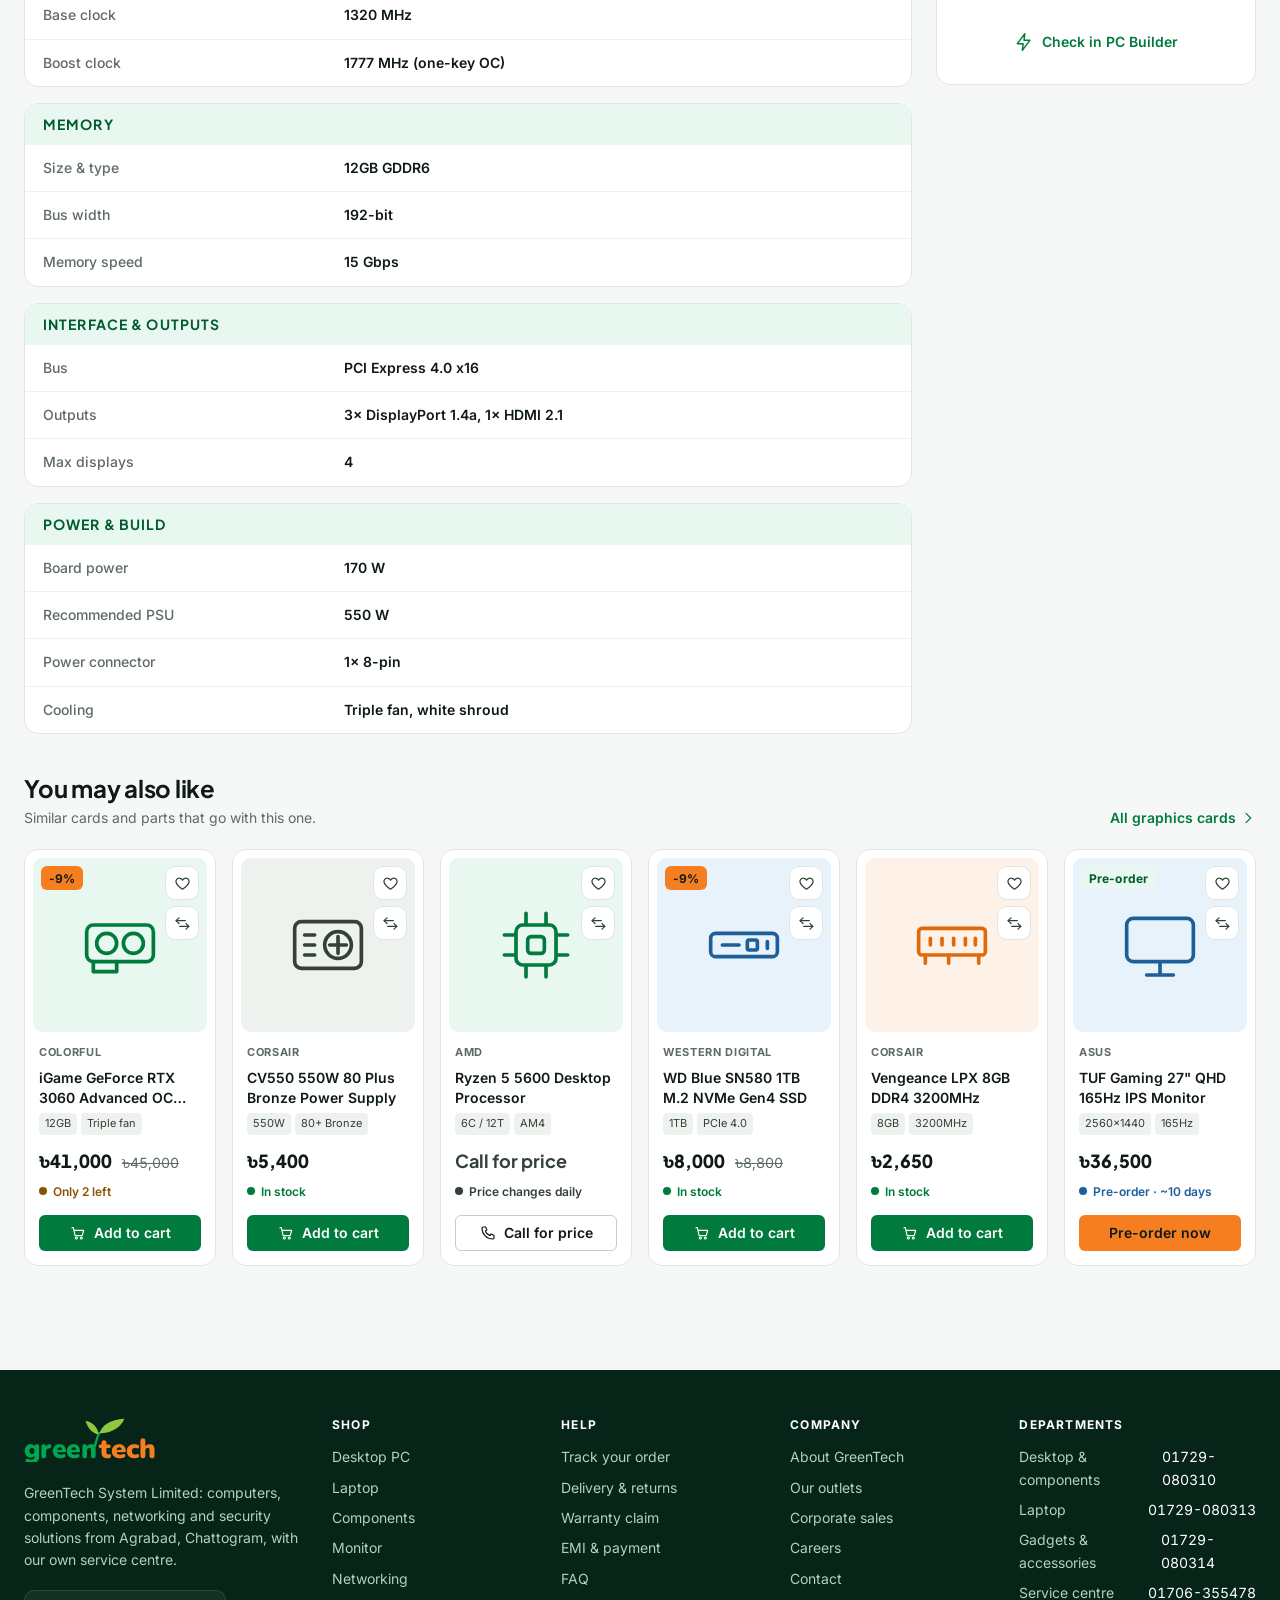
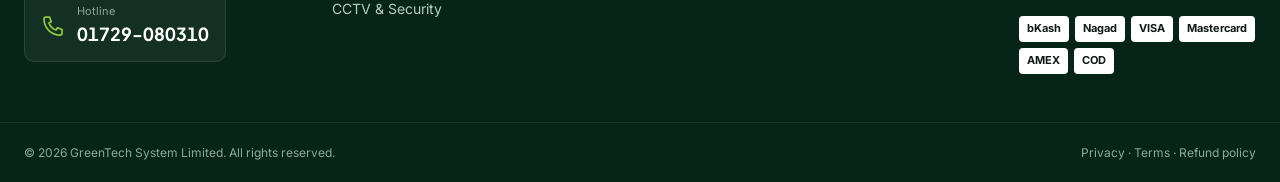
<file: drafts/product.html>
<!doctype html>
<html lang="en">
<head>
  <meta charset="utf-8">
  <meta name="viewport" content="width=device-width, initial-scale=1">
  <title>Colorful iGame RTX 3060 Ultra W OC 12GB GDDR6 Price in BD | GreenTech</title>
  <meta name="description" content="Colorful iGame GeForce RTX 3060 Ultra W OC 12GB GDDR6 at ৳43,000 with official warranty. In stock at GreenTech Agrabad. Same-day delivery in Chattogram, 0% EMI available.">
  <meta name="theme-color" content="#0B3B24">
  <link rel="icon" href="../assets/img/favicon.svg" type="image/svg+xml">
  <link rel="preconnect" href="https://fonts.googleapis.com">
  <link rel="preconnect" href="https://fonts.gstatic.com" crossorigin>
  <link href="https://fonts.googleapis.com/css2?family=Hind+Siliguri:wght@400;500;600;700&family=Inter:wght@400;500;600;700&family=Nunito:wght@900&family=Plus+Jakarta+Sans:wght@700;800&display=swap" rel="stylesheet">
  <link rel="stylesheet" href="../assets/css/tokens.css">
  <link rel="stylesheet" href="../assets/css/main.css">
  <script src="../assets/js/icons.js" defer></script>
  <script src="../assets/js/main.js" defer></script>
  <script type="application/ld+json">
  {
    "@context": "https://schema.org",
    "@type": "Product",
    "name": "Colorful iGame GeForce RTX 3060 Ultra W OC 12GB GDDR6 Graphics Card",
    "brand": { "@type": "Brand", "name": "Colorful" },
    "sku": "GT-GPU-CLR-3060UW",
    "mpn": "RTX 3060 Ultra W OC 12G L-V",
    "aggregateRating": { "@type": "AggregateRating", "ratingValue": "4.7", "reviewCount": "12" },
    "offers": { "@type": "Offer", "priceCurrency": "BDT", "price": "43000", "availability": "https://schema.org/InStock", "seller": { "@type": "Organization", "name": "GreenTech System Limited" } }
  }
  </script>
</head>
<body>
<a class="skip-link" href="#main">Skip to content</a>

<!-- ================= TOP BAR ================= -->
<div class="topbar">
  <div class="container">
    <div class="topbar__left">
      <a href="tel:+8801729080310"><svg class="ico"><use href="#i-phone"/></svg>Hotline <span class="topbar__hl num">01729-080310</span></a>
      <a href="home.html#stores"><svg class="ico"><use href="#i-pin"/></svg>4 outlets in Agrabad, Chattogram</a>
      <a href="#"><svg class="ico"><use href="#i-chat"/></svg>WhatsApp us</a>
    </div>
    <div class="topbar__right">
      <a href="#"><svg class="ico"><use href="#i-box"/></svg>Track order</a>
      <a href="#"><svg class="ico"><use href="#i-wrench"/></svg>Service &amp; warranty</a>
      <a href="#" lang="bn" class="bn"><svg class="ico"><use href="#i-globe"/></svg>বাংলা</a>
    </div>
  </div>
</div>

<!-- ================= HEADER ================= -->
<header class="header">
  <div class="container header__row">
    <button class="icon-btn menu-toggle" data-drawer-open aria-label="Open menu"><svg class="ico"><use href="#i-menu"/></svg></button>
    <a href="home.html" class="logo" aria-label="GreenTech home">
      <svg viewBox="0 0 196 64" role="img" aria-hidden="true"><path class="lg-s" d="M103 41C105 34 106.5 28 109 22" fill="none" stroke-width="3.4" stroke-linecap="round"/><path class="lg-l" d="M108.5 24C100 22.5 92.5 15.5 89.5 4 100 6 107 13 108.5 24Z"/><path class="lg-l" d="M109.5 22.5C113.5 10 125.5 2 146 1 141 13.5 129 21.5 109.5 22.5Z"/><text y="58" font-family="Nunito, 'Arial Rounded MT Bold', 'Plus Jakarta Sans', Arial, sans-serif" font-weight="900" font-size="40"><tspan class="lg-g" x="0" textLength="106" lengthAdjust="spacingAndGlyphs">green</tspan><tspan class="lg-t" x="109" textLength="84" lengthAdjust="spacingAndGlyphs">tech</tspan></text></svg>
    </a>
    <form class="header__search search" role="search" data-demo="Search runs on the live build — with instant suggestions">
      <label class="sr-only" for="q-cat">Category</label>
      <select id="q-cat"><option>All categories</option><option>Components</option><option>Laptop</option><option>Desktop</option><option>Monitor</option><option>Networking</option><option>Gaming</option></select>
      <label class="sr-only" for="q">Search products</label>
      <input id="q" type="search" placeholder="Search RTX 3060, Ryzen 5 7600, 1TB NVMe…" autocomplete="off">
      <button type="submit"><svg class="ico"><use href="#i-search"/></svg><span>Search</span></button>
    </form>
    <nav class="header__actions" aria-label="Account">
      <a href="home.html#builder" class="h-action h-action--builder"><svg class="ico"><use href="#i-bolt"/></svg><span><small>Build your</small><strong>PC Builder</strong></span></a>
      <a href="#" class="h-action h-action--wish"><svg class="ico"><use href="#i-heart"/></svg><span><small>Saved</small><strong>Wishlist</strong></span></a>
      <a href="#" class="h-action"><svg class="ico"><use href="#i-user"/></svg><span><small>Hello, sign in</small><strong>Account</strong></span></a>
      <a href="#" class="h-action" aria-label="Cart"><svg class="ico"><use href="#i-cart"/></svg><span class="count" data-cart-count>0</span><span><small>Cart</small><strong class="num">৳0</strong></span></a>
    </nav>
  </div>
  <nav class="catnav" aria-label="Categories">
    <div class="container">
      <ul>
        <li><a href="home.html#cats" class="catnav__all"><svg class="ico ico--sm"><use href="#i-grid"/></svg>All categories</a></li>
        <li><a href="#">Desktop</a></li>
        <li><a href="#">Laptop</a></li>
        <li><a href="#">Components</a></li>
        <li><a href="#">Monitor</a></li>
        <li><a href="#">Networking</a></li>
        <li><a href="#">CCTV</a></li>
        <li><a href="#">Gaming</a></li>
        <li><a href="#">Printing &amp; POS</a></li>
        <li><a href="#">Server &amp; Storage</a></li>
        <li><a href="home.html#deals" class="catnav__deal">Today's deals</a></li>
      </ul>
    </div>
  </nav>
</header>

<!-- Mobile drawer -->
<div class="drawer" id="drawer" aria-hidden="true">
  <div class="drawer__scrim" data-drawer-close></div>
  <div class="drawer__panel" role="dialog" aria-label="Menu">
    <div class="drawer__head">
      <strong>Shop by category</strong>
      <button class="icon-btn" data-drawer-close aria-label="Close menu"><svg class="ico"><use href="#i-x"/></svg></button>
    </div>
    <ul class="drawer__list">
      <li><a href="#"><svg class="ico"><use href="#i-case"/></svg>Desktop</a></li>
      <li><a href="#"><svg class="ico"><use href="#i-laptop"/></svg>Laptop</a></li>
      <li><a href="#"><svg class="ico"><use href="#i-cpu"/></svg>Components</a></li>
      <li><a href="#"><svg class="ico"><use href="#i-monitor"/></svg>Monitor</a></li>
      <li><a href="#"><svg class="ico"><use href="#i-router"/></svg>Networking</a></li>
      <li><a href="#"><svg class="ico"><use href="#i-cctv"/></svg>CCTV</a></li>
      <li><a href="#"><svg class="ico"><use href="#i-headphone"/></svg>Gaming</a></li>
      <li><a href="home.html#builder"><svg class="ico"><use href="#i-bolt"/></svg>PC Builder</a></li>
      <li><a href="tel:+8801729080310"><svg class="ico"><use href="#i-phone"/></svg>Call 01729-080310</a></li>
    </ul>
  </div>
</div>

<main id="main" class="container">

  <nav class="crumbs" aria-label="Breadcrumb">
    <a href="home.html">Home</a><svg class="ico"><use href="#i-chev-r"/></svg>
    <a href="#">Components</a><svg class="ico"><use href="#i-chev-r"/></svg>
    <a href="#">Graphics Card</a><svg class="ico"><use href="#i-chev-r"/></svg>
    <a href="#">Colorful</a><svg class="ico"><use href="#i-chev-r"/></svg>
    <span aria-current="page">RTX 3060 Ultra W OC 12GB</span>
  </nav>

  <!-- ================= PDP ================= -->
  <div class="pdp">

    <!-- Gallery -->
    <section class="gallery" aria-label="Product images">
      <div class="gallery__main tint-green" data-gallery-main>
        <span class="badge badge--sale">-7%</span>
        <div class="gallery__tools">
          <button class="icon-btn" data-wish aria-pressed="false" aria-label="Add to wishlist"><svg class="ico"><use href="#i-heart"/></svg></button>
          <button class="icon-btn" data-compare aria-label="Add to compare"><svg class="ico"><use href="#i-compare"/></svg></button>
        </div>
        <svg class="ico" aria-hidden="true"><use href="#i-gpu"/></svg>
        <span class="gallery__label" data-gallery-label>Front view</span>
      </div>
      <div class="thumbs">
        <button class="thumb tint-green" data-thumb="gpu" data-tint="tint-green" aria-label="Front view" aria-current="true"><svg class="ico"><use href="#i-gpu"/></svg></button>
        <button class="thumb tint-leaf" data-thumb="fan" data-tint="tint-leaf" aria-label="Cooler close-up" aria-current="false"><svg class="ico"><use href="#i-fan"/></svg></button>
        <button class="thumb tint-ink" data-thumb="plug" data-tint="tint-ink" aria-label="Power connector" aria-current="false"><svg class="ico"><use href="#i-plug"/></svg></button>
        <button class="thumb tint-info" data-thumb="monitor" data-tint="tint-info" aria-label="Display outputs" aria-current="false"><svg class="ico"><use href="#i-monitor"/></svg></button>
        <button class="thumb tint-orange" data-thumb="box" data-tint="tint-orange" aria-label="In the box" aria-current="false"><svg class="ico"><use href="#i-box"/></svg></button>
      </div>
    </section>

    <!-- Buy box -->
    <section class="buy" aria-labelledby="p-title">
      <h1 id="p-title">Colorful iGame GeForce RTX 3060 Ultra W OC 12GB GDDR6 Graphics Card</h1>
      <div class="buy__meta">
        <span>Brand: <a href="#">Colorful</a></span>
        <span>Model: <b>RTX 3060 Ultra W OC 12G L-V</b></span>
        <span>SKU: <b>GT-GPU-CLR-3060UW</b></span>
        <a href="#tab-reviews" class="rating" data-goto-tab="tab-reviews">
          <span class="stars" aria-hidden="true"><svg class="ico"><use href="#i-star"/></svg><svg class="ico"><use href="#i-star"/></svg><svg class="ico"><use href="#i-star"/></svg><svg class="ico"><use href="#i-star"/></svg><svg class="ico"><use href="#i-star"/></svg></span>
          4.7 · 12 reviews
        </a>
      </div>

      <div class="keyspecs">
        <div class="keyspec"><small>Memory</small><strong>12GB GDDR6 · 192-bit</strong></div>
        <div class="keyspec"><small>Boost clock</small><strong>1777 MHz (OC)</strong></div>
        <div class="keyspec"><small>CUDA cores</small><strong>3584</strong></div>
        <div class="keyspec"><small>Recommended PSU</small><strong>550W · 1× 8-pin</strong></div>
      </div>

      <div class="pricebox" data-buybar-anchor>
        <div>
          <div class="price">
            <span class="price__now">৳43,000</span>
            <s class="price__was">৳46,200</s>
            <span class="price__save">Save ৳3,200</span>
          </div>
          <p class="stock stock--in" style="margin-top:6px">In stock: 10 units across 2 outlets + warehouse</p>
        </div>
        <div class="pricebox__row">
          <span class="chip chip--green"><svg class="ico"><use href="#i-shield"/></svg>3-year official warranty</span>
          <span class="chip"><svg class="ico"><use href="#i-check"/></svg>100% genuine</span>
          <span class="chip chip--orange"><svg class="ico"><use href="#i-wrench"/></svg>Free installation in-store</span>
        </div>
        <div class="emi"><span><b>0% EMI</b> from <b class="num">৳3,584/mo</b> for 12 months with partner bank cards</span><a href="#">See plans</a></div>
        <div class="buy__actions">
          <div class="qty" aria-label="Quantity">
            <button type="button" data-qty="-1" aria-label="Decrease quantity"><svg class="ico ico--sm"><use href="#i-minus"/></svg></button>
            <input id="qty" type="number" value="1" min="1" max="5" data-unit="43000" aria-label="Quantity">
            <button type="button" data-qty="1" aria-label="Increase quantity"><svg class="ico ico--sm"><use href="#i-plus"/></svg></button>
          </div>
          <button class="btn btn--outline btn--lg" data-add-to-cart data-use-qty data-name="RTX 3060 Ultra W OC 12GB"><svg class="ico"><use href="#i-cart"/></svg>Add to cart</button>
          <button class="btn btn--primary btn--lg" data-add-to-cart data-use-qty data-name="RTX 3060 Ultra W OC 12GB">Buy now</button>
        </div>
        <p class="field__hint num" data-qty-total aria-live="polite"></p>
        <div class="buy__secondary">
          <button data-compare><svg class="ico"><use href="#i-compare"/></svg>Compare</button>
          <a href="home.html#builder"><svg class="ico"><use href="#i-bolt"/></svg>Add to PC build</a>
          <a href="#tab-qa" data-goto-tab="tab-qa"><svg class="ico"><use href="#i-chat"/></svg>Ask a question</a>
          <button onclick="navigator.share ? navigator.share({title: document.title, url: location.href}) : null"><svg class="ico"><use href="#i-share"/></svg>Share</button>
        </div>
      </div>
    </section>

    <!-- Aside -->
    <aside class="pdp__aside" aria-label="Availability and delivery">
      <div class="panel">
        <h3><svg class="ico"><use href="#i-store"/></svg>Stock by outlet</h3>
        <ul class="outlets">
          <li><span>RF Johura Tower — Outlet 1<small>Shop 36–37, Ground Floor</small></span><span class="stock stock--in">3 in stock</span></li>
          <li><span>RF Johura Tower — Outlet 2<small>Shop 23, Ground Floor</small></span><span class="stock stock--low">1 left</span></li>
          <li><span>360 Days Outlet<small>Chowmuhani, 3rd Floor</small></span><span class="stock stock--out">Out of stock</span></li>
          <li><span>Warehouse<small>Ships today if ordered by 3 PM</small></span><span class="stock stock--in">6 units</span></li>
        </ul>
        <p class="panel__note"><svg class="ico"><use href="#i-clock"/></svg>Live from our shop counters. Updated 2 min ago.</p>
      </div>
      <div class="panel deliver">
        <h3><svg class="ico"><use href="#i-truck"/></svg>Delivery</h3>
        <label class="sr-only" for="area">Delivery area</label>
        <select id="area" class="select">
          <option value="ctg">Chattogram city</option>
          <option value="dhaka">Dhaka</option>
          <option value="other">Other districts</option>
        </select>
        <div data-deliver-out></div>
      </div>
      <div class="panel">
        <div class="help">
          <div class="help__icon"><svg class="ico"><use href="#i-phone"/></svg></div>
          <div><strong>Not sure it fits your PC?</strong><a href="tel:+8801729080310" class="num">01729-080310</a></div>
        </div>
      </div>
    </aside>
  </div>

  <!-- ================= BUNDLE ================= -->
  <section class="section" aria-labelledby="bundle-h">
    <div class="section-head"><div><h2 id="bundle-h">Frequently bought together</h2><p>Customers who bought this card usually upgraded these too.</p></div></div>
    <div class="bundle">
      <div class="bundle__item"><div class="bundle__art tint-green"><svg class="ico"><use href="#i-gpu"/></svg></div><p>RTX 3060 Ultra W OC 12GB<small>৳43,000</small></p></div>
      <svg class="ico bundle__plus"><use href="#i-plus"/></svg>
      <div class="bundle__item"><div class="bundle__art tint-ink"><svg class="ico"><use href="#i-psu"/></svg></div><p>Corsair CV550 550W 80+ Bronze PSU<small>৳5,400</small></p></div>
      <svg class="ico bundle__plus"><use href="#i-plus"/></svg>
      <div class="bundle__item"><div class="bundle__art tint-leaf"><svg class="ico"><use href="#i-mouse"/></svg></div><p>Logitech G102 Lightsync Mouse<small>৳1,900</small></p></div>
      <div class="bundle__total">
        <small>Bundle price <s class="num">৳50,300</s></small>
        <div class="price"><span class="price__now">৳49,500</span><span class="price__save">Save ৳800</span></div>
        <button class="btn btn--primary" data-add-to-cart data-name="Bundle (3 items)">Add all 3 to cart</button>
      </div>
    </div>
  </section>

  <!-- ================= DETAILS ================= -->
  <section class="details" aria-label="Product details">
    <div>
      <div class="tabbar-pdp" role="tablist" aria-label="Product information">
        <button role="tab" id="tab-specs" aria-controls="panel-specs" aria-selected="true">Specifications</button>
        <button role="tab" id="tab-desc" aria-controls="panel-desc" aria-selected="false" tabindex="-1">Description</button>
        <button role="tab" id="tab-warranty" aria-controls="panel-warranty" aria-selected="false" tabindex="-1">Warranty</button>
        <button role="tab" id="tab-qa" aria-controls="panel-qa" aria-selected="false" tabindex="-1">Questions<span>3</span></button>
        <button role="tab" id="tab-reviews" aria-controls="panel-reviews" aria-selected="false" tabindex="-1">Reviews<span>12</span></button>
      </div>

      <div class="tabpanel" id="panel-specs" role="tabpanel" aria-labelledby="tab-specs">
        <div class="spec-group">
          <h3>Graphics engine</h3>
          <table class="spec-table">
            <tr><th>GPU</th><td>NVIDIA GeForce RTX 3060</td></tr>
            <tr><th>CUDA cores</th><td>3584</td></tr>
            <tr><th>Base clock</th><td>1320 MHz</td></tr>
            <tr><th>Boost clock</th><td>1777 MHz (one-key OC)</td></tr>
          </table>
        </div>
        <div class="spec-group">
          <h3>Memory</h3>
          <table class="spec-table">
            <tr><th>Size &amp; type</th><td>12GB GDDR6</td></tr>
            <tr><th>Bus width</th><td>192-bit</td></tr>
            <tr><th>Memory speed</th><td>15 Gbps</td></tr>
          </table>
        </div>
        <div class="spec-group">
          <h3>Interface &amp; outputs</h3>
          <table class="spec-table">
            <tr><th>Bus</th><td>PCI Express 4.0 x16</td></tr>
            <tr><th>Outputs</th><td>3× DisplayPort 1.4a, 1× HDMI 2.1</td></tr>
            <tr><th>Max displays</th><td>4</td></tr>
          </table>
        </div>
        <div class="spec-group">
          <h3>Power &amp; build</h3>
          <table class="spec-table">
            <tr><th>Board power</th><td>170 W</td></tr>
            <tr><th>Recommended PSU</th><td>550 W</td></tr>
            <tr><th>Power connector</th><td>1× 8-pin</td></tr>
            <tr><th>Cooling</th><td>Triple fan, white shroud</td></tr>
          </table>
        </div>
      </div>

      <div class="tabpanel prose" id="panel-desc" role="tabpanel" aria-labelledby="tab-desc" hidden>
        <p>The Colorful iGame RTX 3060 Ultra W OC is a white-themed 12GB card built for 1080p and 1440p gaming. The 12GB frame buffer gives it headroom for high-texture games and creative work that cheaper 8GB cards don't have.</p>
        <h3>Why customers pick it</h3>
        <ul>
          <li>12GB VRAM for modern games at high settings</li>
          <li>DLSS and ray tracing support</li>
          <li>One-key overclock to 1777 MHz boost</li>
          <li>White design that suits white builds</li>
        </ul>
        <h3>In the box</h3>
        <p>Graphics card, quick-install guide, warranty card.</p>
      </div>

      <div class="tabpanel prose" id="panel-warranty" role="tabpanel" aria-labelledby="tab-warranty" hidden>
        <p><strong>3-year official warranty</strong>, handled at the GreenTech Service Centre, RF Johura Tower B-Block, 3rd Floor, Agrabad.</p>
        <ul>
          <li>Bring the product with the invoice or order number. No warranty card needed for online orders.</li>
          <li>Physical damage, burn marks and broken warranty stickers aren't covered.</li>
          <li>Typical turnaround: 7–21 working days, depending on the brand.</li>
        </ul>
        <p>Outside Chattogram? Send it by courier and we'll update you by SMS at every step.</p>
      </div>

      <div class="tabpanel" id="panel-qa" role="tabpanel" aria-labelledby="tab-qa" hidden>
        <div class="qa-item"><p class="q">Will a 450W power supply be enough?</p><p class="a">We recommend 550W or more with a quality PSU, because the card can spike above its 170W rating. A Corsair CV550 is the safe budget choice.</p><small>Answered by GreenTech · 3 days ago</small></div>
        <div class="qa-item"><p class="q">Does it fit in a mATX case?</p><p class="a">Most mid-size mATX cases, yes. Check that your case supports cards of about 300mm or longer, or bring your case and we'll fit it for free.</p><small>Answered by GreenTech · 1 week ago</small></div>
        <div class="qa-item"><p class="q" lang="bn">EMI তে কেনা যাবে?</p><p class="a" lang="bn">জি, পার্টনার ব্যাংকের ক্রেডিট কার্ডে ১২ মাস পর্যন্ত ০% EMI তে কিনতে পারবেন।</p><small>Answered by GreenTech · 2 weeks ago</small></div>
        <button class="btn btn--outline" style="margin-top:16px"><svg class="ico"><use href="#i-chat"/></svg>Ask a question</button>
      </div>

      <div class="tabpanel" id="panel-reviews" role="tabpanel" aria-labelledby="tab-reviews" hidden>
        <div class="review-sum">
          <div class="review-sum__score"><strong>4.7</strong><div class="stars" aria-label="4.7 out of 5"><svg class="ico"><use href="#i-star"/></svg><svg class="ico"><use href="#i-star"/></svg><svg class="ico"><use href="#i-star"/></svg><svg class="ico"><use href="#i-star"/></svg><svg class="ico"><use href="#i-star"/></svg></div><small class="field__hint">12 verified buyers</small></div>
          <ul class="bars">
            <li>5 ★<i><b style="width:75%"></b></i>9</li>
            <li>4 ★<i><b style="width:17%"></b></i>2</li>
            <li>3 ★<i><b style="width:8%"></b></i>1</li>
            <li>2 ★<i><b style="width:0"></b></i>0</li>
            <li>1 ★<i><b style="width:0"></b></i>0</li>
          </ul>
        </div>
        <div class="qa-item" style="margin-top:16px"><p class="q">Runs cool and quiet</p><p class="a">Bought at the Johura Tower outlet and they installed it on the spot. 1440p gaming with no issues.</p><small>Verified purchase · Rahat, Chattogram</small></div>
      </div>
    </div>

    <aside class="panel" aria-label="Compatibility">
      <h3><svg class="ico"><use href="#i-check"/></svg>Before you buy</h3>
      <ul class="compat">
        <li><svg class="ico"><use href="#i-psu"/></svg><div>550W+ power supply<span>With 1× 8-pin PCIe connector</span></div></li>
        <li><svg class="ico"><use href="#i-board"/></svg><div>PCIe x16 slot<span>Works on PCIe 3.0 and 4.0 boards</span></div></li>
        <li><svg class="ico"><use href="#i-case"/></svg><div>Case clearance<span>Check GPU length support (≈300mm)</span></div></li>
      </ul>
      <a href="home.html#builder" class="btn btn--ghost btn--block" style="margin-top:12px"><svg class="ico"><use href="#i-bolt"/></svg>Check in PC Builder</a>
    </aside>
  </section>

  <!-- ================= RELATED ================= -->
  <section class="section" aria-labelledby="rel-h">
    <div class="section-head">
      <div><h2 id="rel-h">You may also like</h2><p>Similar cards and parts that go with this one.</p></div>
      <a href="#" class="link-more">All graphics cards <svg class="ico"><use href="#i-chev-r"/></svg></a>
    </div>
    <div class="p-grid">
      <article class="p-card">
        <a href="product.html" class="p-card__media tint-green" aria-label="Colorful iGame RTX 3060 Advanced OC 12GB"><svg class="ico"><use href="#i-gpu"/></svg></a>
        <div class="p-card__badges"><span class="badge badge--sale">-9%</span></div>
        <div class="p-card__quick"><button class="icon-btn" data-wish aria-pressed="false" aria-label="Add to wishlist"><svg class="ico"><use href="#i-heart"/></svg></button><button class="icon-btn" data-compare aria-label="Add to compare"><svg class="ico"><use href="#i-compare"/></svg></button></div>
        <div class="p-card__body"><p class="p-card__brand">Colorful</p><h3 class="p-card__title"><a href="product.html">iGame GeForce RTX 3060 Advanced OC 12GB GDDR6</a></h3><ul class="p-card__specs"><li>12GB</li><li>Triple fan</li></ul><div class="price"><span class="price__now">৳41,000</span><s class="price__was">৳45,000</s></div><p class="stock stock--low">Only 2 left</p></div>
        <div class="p-card__foot"><button class="btn btn--primary btn--sm" data-add-to-cart data-name="RTX 3060 Advanced OC"><svg class="ico ico--sm"><use href="#i-cart"/></svg>Add to cart</button></div>
      </article>
      <article class="p-card">
        <a href="product.html" class="p-card__media tint-ink" aria-label="Corsair CV550 550W PSU"><svg class="ico"><use href="#i-psu"/></svg></a>
        <div class="p-card__quick"><button class="icon-btn" data-wish aria-pressed="false" aria-label="Add to wishlist"><svg class="ico"><use href="#i-heart"/></svg></button><button class="icon-btn" data-compare aria-label="Add to compare"><svg class="ico"><use href="#i-compare"/></svg></button></div>
        <div class="p-card__body"><p class="p-card__brand">Corsair</p><h3 class="p-card__title"><a href="product.html">CV550 550W 80 Plus Bronze Power Supply</a></h3><ul class="p-card__specs"><li>550W</li><li>80+ Bronze</li></ul><div class="price"><span class="price__now">৳5,400</span></div><p class="stock stock--in">In stock</p></div>
        <div class="p-card__foot"><button class="btn btn--primary btn--sm" data-add-to-cart data-name="Corsair CV550"><svg class="ico ico--sm"><use href="#i-cart"/></svg>Add to cart</button></div>
      </article>
      <article class="p-card">
        <a href="product.html" class="p-card__media tint-green" aria-label="AMD Ryzen 5 5600"><svg class="ico"><use href="#i-cpu"/></svg></a>
        <div class="p-card__quick"><button class="icon-btn" data-wish aria-pressed="false" aria-label="Add to wishlist"><svg class="ico"><use href="#i-heart"/></svg></button><button class="icon-btn" data-compare aria-label="Add to compare"><svg class="ico"><use href="#i-compare"/></svg></button></div>
        <div class="p-card__body"><p class="p-card__brand">AMD</p><h3 class="p-card__title"><a href="product.html">Ryzen 5 5600 Desktop Processor</a></h3><ul class="p-card__specs"><li>6C / 12T</li><li>AM4</li></ul><div class="price"><span class="price__call">Call for price</span></div><p class="stock stock--call">Price changes daily</p></div>
        <div class="p-card__foot"><a href="tel:+8801729080310" class="btn btn--outline btn--sm"><svg class="ico ico--sm"><use href="#i-phone"/></svg>Call for price</a></div>
      </article>
      <article class="p-card">
        <a href="product.html" class="p-card__media tint-info" aria-label="WD Blue SN580 1TB"><svg class="ico"><use href="#i-ssd"/></svg></a>
        <div class="p-card__badges"><span class="badge badge--sale">-9%</span></div>
        <div class="p-card__quick"><button class="icon-btn" data-wish aria-pressed="false" aria-label="Add to wishlist"><svg class="ico"><use href="#i-heart"/></svg></button><button class="icon-btn" data-compare aria-label="Add to compare"><svg class="ico"><use href="#i-compare"/></svg></button></div>
        <div class="p-card__body"><p class="p-card__brand">Western Digital</p><h3 class="p-card__title"><a href="product.html">WD Blue SN580 1TB M.2 NVMe Gen4 SSD</a></h3><ul class="p-card__specs"><li>1TB</li><li>PCIe 4.0</li></ul><div class="price"><span class="price__now">৳8,000</span><s class="price__was">৳8,800</s></div><p class="stock stock--in">In stock</p></div>
        <div class="p-card__foot"><button class="btn btn--primary btn--sm" data-add-to-cart data-name="WD Blue SN580 1TB"><svg class="ico ico--sm"><use href="#i-cart"/></svg>Add to cart</button></div>
      </article>
      <article class="p-card">
        <a href="product.html" class="p-card__media tint-orange" aria-label="Corsair Vengeance LPX 8GB"><svg class="ico"><use href="#i-ram"/></svg></a>
        <div class="p-card__quick"><button class="icon-btn" data-wish aria-pressed="false" aria-label="Add to wishlist"><svg class="ico"><use href="#i-heart"/></svg></button><button class="icon-btn" data-compare aria-label="Add to compare"><svg class="ico"><use href="#i-compare"/></svg></button></div>
        <div class="p-card__body"><p class="p-card__brand">Corsair</p><h3 class="p-card__title"><a href="product.html">Vengeance LPX 8GB DDR4 3200MHz</a></h3><ul class="p-card__specs"><li>8GB</li><li>3200MHz</li></ul><div class="price"><span class="price__now">৳2,650</span></div><p class="stock stock--in">In stock</p></div>
        <div class="p-card__foot"><button class="btn btn--primary btn--sm" data-add-to-cart data-name="Corsair Vengeance LPX 8GB"><svg class="ico ico--sm"><use href="#i-cart"/></svg>Add to cart</button></div>
      </article>
      <article class="p-card">
        <a href="product.html" class="p-card__media tint-info" aria-label="ASUS TUF 27 inch QHD 165Hz"><svg class="ico"><use href="#i-monitor"/></svg></a>
        <div class="p-card__badges"><span class="badge badge--soft">Pre-order</span></div>
        <div class="p-card__quick"><button class="icon-btn" data-wish aria-pressed="false" aria-label="Add to wishlist"><svg class="ico"><use href="#i-heart"/></svg></button><button class="icon-btn" data-compare aria-label="Add to compare"><svg class="ico"><use href="#i-compare"/></svg></button></div>
        <div class="p-card__body"><p class="p-card__brand">ASUS</p><h3 class="p-card__title"><a href="product.html">TUF Gaming 27" QHD 165Hz IPS Monitor</a></h3><ul class="p-card__specs"><li>2560×1440</li><li>165Hz</li></ul><div class="price"><span class="price__now">৳36,500</span></div><p class="stock stock--pre">Pre-order · ~10 days</p></div>
        <div class="p-card__foot"><button class="btn btn--accent btn--sm" data-add-to-cart data-name="ASUS TUF 27&quot; (pre-order)">Pre-order now</button></div>
      </article>
    </div>
  </section>
</main>

<!-- Sticky buy bar -->
<div class="buybar" id="buybar" aria-label="Quick buy">
  <div class="container">
    <div class="buybar__art tint-green"><svg class="ico"><use href="#i-gpu"/></svg></div>
    <div class="buybar__info">
      <p class="buybar__name">Colorful iGame GeForce RTX 3060 Ultra W OC 12GB GDDR6</p>
      <div class="price"><span class="price__now">৳43,000</span><s class="price__was">৳46,200</s></div>
    </div>
    <div class="buybar__btns">
      <button class="btn btn--outline" data-add-to-cart data-name="RTX 3060 Ultra W OC 12GB">Add to cart</button>
      <button class="btn btn--primary" data-add-to-cart data-name="RTX 3060 Ultra W OC 12GB">Buy now</button>
    </div>
  </div>
</div>

<!-- ================= FOOTER ================= -->
<footer class="footer">
  <div class="container footer__top">
    <div class="footer__brand">
      <a href="home.html" class="logo" aria-label="GreenTech home">
        <svg viewBox="0 0 196 64" role="img" aria-hidden="true"><path class="lg-s" d="M103 41C105 34 106.5 28 109 22" fill="none" stroke-width="3.4" stroke-linecap="round"/><path class="lg-l" d="M108.5 24C100 22.5 92.5 15.5 89.5 4 100 6 107 13 108.5 24Z"/><path class="lg-l" d="M109.5 22.5C113.5 10 125.5 2 146 1 141 13.5 129 21.5 109.5 22.5Z"/><text y="58" font-family="Nunito, 'Arial Rounded MT Bold', 'Plus Jakarta Sans', Arial, sans-serif" font-weight="900" font-size="40"><tspan class="lg-g" x="0" textLength="106" lengthAdjust="spacingAndGlyphs">green</tspan><tspan class="lg-t" x="109" textLength="84" lengthAdjust="spacingAndGlyphs">tech</tspan></text></svg>
      </a>
      <p>GreenTech System Limited: computers, components, networking and security solutions from Agrabad, Chattogram, with our own service centre.</p>
      <a class="footer__hotline" href="tel:+8801729080310"><svg class="ico"><use href="#i-phone"/></svg><span><small>Hotline</small><strong class="num">01729-080310</strong></span></a>
    </div>
    <div>
      <h4>Shop</h4>
      <ul><li><a href="#">Desktop PC</a></li><li><a href="#">Laptop</a></li><li><a href="#">Components</a></li><li><a href="#">Monitor</a></li><li><a href="#">Networking</a></li><li><a href="#">CCTV &amp; Security</a></li></ul>
    </div>
    <div>
      <h4>Help</h4>
      <ul><li><a href="#">Track your order</a></li><li><a href="#">Delivery &amp; returns</a></li><li><a href="#">Warranty claim</a></li><li><a href="#">EMI &amp; payment</a></li><li><a href="#">FAQ</a></li></ul>
    </div>
    <div>
      <h4>Company</h4>
      <ul><li><a href="#">About GreenTech</a></li><li><a href="home.html#stores">Our outlets</a></li><li><a href="#">Corporate sales</a></li><li><a href="#">Careers</a></li><li><a href="#">Contact</a></li></ul>
    </div>
    <div>
      <h4>Departments</h4>
      <ul class="footer__dept">
        <li><span>Desktop &amp; components</span><span>01729-080310</span></li>
        <li><span>Laptop</span><span>01729-080313</span></li>
        <li><span>Gadgets &amp; accessories</span><span>01729-080314</span></li>
        <li><span>Service centre</span><span>01706-355478</span></li>
      </ul>
      <div class="pay" aria-label="Payment methods"><span>bKash</span><span>Nagad</span><span>VISA</span><span>Mastercard</span><span>AMEX</span><span>COD</span></div>
    </div>
  </div>
  <div class="footer__bottom">
    <div class="container">
      <span>© 2026 GreenTech System Limited. All rights reserved.</span>
      <span>Privacy · Terms · Refund policy</span>
    </div>
  </div>
</footer>

<nav class="tabbar" aria-label="Quick links">
  <a href="home.html"><svg class="ico"><use href="#i-home"/></svg>Home</a>
  <a href="#" data-drawer-open><svg class="ico"><use href="#i-grid"/></svg>Categories</a>
  <a href="home.html#builder"><svg class="ico"><use href="#i-bolt"/></svg>Builder</a>
  <a href="#"><svg class="ico"><use href="#i-cart"/></svg><span class="count" data-cart-count>0</span>Cart</a>
  <a href="#"><svg class="ico"><use href="#i-user"/></svg>Account</a>
</nav>

<div class="toast" id="toast" role="status" aria-live="polite"><svg class="ico"><use href="#i-check"/></svg><span data-toast-msg></span><a href="#">View cart</a></div>

<nav class="proto-nav" aria-label="Prototype pages">
  <a href="home.html">Home</a><a href="product.html" aria-current="page">Product</a>
</nav>
</body>
</html>
</file>
<file: assets/css/tokens.css>
/* =========================================================
   GreenTech Design Tokens  ·  v1.0
   Source of truth for color, type, spacing, radius, shadow.
   Brand colors are sampled from the official logo PNG:
     green  #00A651 · orange #F57F20 · leaf #8FC73E
   ========================================================= */

:root {
  /* ---- Brand: Green (from "green" wordmark) ---- */
  --green-50:  #E8F7EF;
  --green-100: #C6EBD6;
  --green-200: #94D9B2;
  --green-500: #00A651; /* logo — large text, icons, fills only (3.2:1 on white) */
  --green-600: #008F46;
  --green-700: #007A3D; /* text + primary buttons (5.0:1 on white) */
  --green-800: #005C2E;
  --green-900: #0B3B24; /* dark surfaces */
  --green-950: #062417;

  /* ---- Brand: Orange (from "tech" wordmark) ---- */
  --orange-50:  #FEF2E8;
  --orange-100: #FDDCC1;
  --orange-500: #F57F20; /* logo — fills with INK text only (6.7:1) */
  --orange-600: #DE6A0C;
  --orange-700: #B84E08; /* orange text on white (5.1:1) */

  /* ---- Brand: Leaf (from the sprout) ---- */
  --leaf-50:  #F2F9E8;
  --leaf-100: #E1F1CB;
  --leaf-500: #8FC73E; /* decorative; leaf text on green-900 = 6.3:1 */
  --leaf-700: #5B8A1E;

  /* ---- Supporting: Indigo + Night (website only — the logo is unchanged) ----
     Cool, saturated counterpart to green/orange: keeps pages lively but calm.
     Logo on Night: green 5.6:1, orange 7.6:1, leaf 8.8:1. */
  --indigo-50:  #EFEEFF;
  --indigo-100: #DEDBFF;
  --indigo-300: #A9A2FF; /* text/links on Night (7.9:1) */
  --indigo-500: #6656FF;
  --indigo-600: #4B3FE0; /* supporting color — white text 6.8:1 */
  --indigo-700: #3A30B8;
  --night-800:  #1F1B52;
  --night-900:  #14123A; /* dark surfaces */
  --night-950:  #0C0A26;
  --mist:       #F6F5FF; /* soothing light section background */

  /* ---- Neutrals (green-tinted ink) ---- */
  --ink-900: #0F1A14; /* 17.8:1 on white */
  --ink-700: #334139;
  --ink-500: #5E6B64; /* 5.6:1 on white — min for secondary text */
  --ink-400: #8A958F; /* placeholders, disabled */
  --ink-300: #C5CDC8;
  --ink-200: #E1E6E3; /* borders */
  --ink-100: #EEF2EF;
  --ink-50:  #F6F8F7; /* page background */
  --white:   #FFFFFF;

  /* ---- Feedback ---- */
  --danger-600:  #C62828; --danger-50:  #FDECEC;
  --warning-700: #8A5300; --warning-50: #FFF4E0;
  --info-700:    #1D5F99; --info-50:    #E8F2FB;

  /* ---- Semantic aliases (use these in components) ---- */
  --color-bg:             var(--ink-50);
  --color-surface:        var(--white);
  --color-surface-muted:  var(--ink-100);
  --color-text:           var(--ink-900);
  --color-text-muted:     var(--ink-500);
  --color-border:         var(--ink-200);
  --color-primary:        var(--green-700);
  --color-primary-hover:  var(--green-800);
  --color-brand:          var(--green-500);
  --color-accent:         var(--orange-500);
  --color-accent-hover:   var(--orange-600);
  --color-accent-text:    var(--orange-700);
  --color-focus:          var(--orange-500);
  --color-dark:           var(--green-900);
  --color-support:        var(--indigo-600);
  --color-night:          var(--night-900);

  /* ---- Typography ---- */
  --font-display: "Plus Jakarta Sans", "Hind Siliguri", system-ui, -apple-system, "Segoe UI", sans-serif;
  --font-sans:    "Inter", "Hind Siliguri", system-ui, -apple-system, "Segoe UI", sans-serif;
  --font-bn:      "Hind Siliguri", "Noto Sans Bengali", sans-serif;

  --text-xs:   0.75rem;   /* 12 — legal, meta */
  --text-sm:   0.875rem;  /* 14 — UI, card text */
  --text-base: 1rem;      /* 16 — body */
  --text-lg:   1.125rem;  /* 18 — lead */
  --text-xl:   1.25rem;   /* 20 — card price, h4 */
  --text-2xl:  1.5rem;    /* 24 — h3 */
  --text-3xl:  1.875rem;  /* 30 — h2 */
  --text-4xl:  2.25rem;   /* 36 — h1 (page) */
  --text-5xl:  3rem;      /* 48 — hero */

  --leading-tight: 1.2;
  --leading-snug:  1.35;
  --leading-body:  1.6;

  /* ---- Spacing (4px grid) ---- */
  --space-1: 4px;  --space-2: 8px;  --space-3: 12px; --space-4: 16px;
  --space-5: 20px; --space-6: 24px; --space-8: 32px; --space-10: 40px;
  --space-12: 48px; --space-16: 64px; --space-20: 80px;

  /* ---- Radius ---- */
  --radius-sm: 6px;
  --radius-md: 10px;
  --radius-lg: 14px;
  --radius-xl: 20px;
  --radius-pill: 999px;

  /* ---- Elevation ---- */
  --shadow-sm: 0 1px 2px rgba(15, 26, 20, .06), 0 1px 3px rgba(15, 26, 20, .08);
  --shadow-md: 0 4px 12px rgba(15, 26, 20, .08), 0 2px 4px rgba(15, 26, 20, .05);
  --shadow-lg: 0 16px 40px rgba(15, 26, 20, .14);

  /* ---- Layout ---- */
  --container: 1280px;
  --gutter: 16px;

  /* ---- Motion ---- */
  --ease: cubic-bezier(.2, .7, .2, 1);
  --dur: 180ms;
}

@media (min-width: 900px) {
  :root { --gutter: 24px; }
}
</file>
<file: assets/css/main.css>
/* =========================================================
   GreenTech UI  ·  base + components + page sections
   Depends on tokens.css
   ========================================================= */

/* ---------- Reset / base ---------- */
*, *::before, *::after { box-sizing: border-box; }
html { -webkit-text-size-adjust: 100%; scroll-behavior: smooth; }
body {
  margin: 0;
  font-family: var(--font-sans);
  font-size: var(--text-base);
  line-height: var(--leading-body);
  color: var(--color-text);
  background: var(--color-bg);
  -webkit-font-smoothing: antialiased;
  overflow-x: hidden;
}
img, svg { display: block; max-width: 100%; }
a { color: inherit; text-decoration: none; }
button, input, select, textarea { font: inherit; color: inherit; }
button { cursor: pointer; }
h1, h2, h3, h4 { font-family: var(--font-display); line-height: var(--leading-tight); margin: 0; letter-spacing: -0.01em; }
p { margin: 0; }
ul, ol { margin: 0; padding: 0; list-style: none; }
:lang(bn), .bn { font-family: var(--font-bn); }
:focus-visible { outline: 3px solid var(--color-focus); outline-offset: 2px; border-radius: 4px; }
.sr-only { position: absolute; width: 1px; height: 1px; padding: 0; margin: -1px; overflow: hidden; clip: rect(0 0 0 0); white-space: nowrap; border: 0; }
.skip-link { position: absolute; left: 8px; top: -60px; z-index: 100; background: var(--ink-900); color: #fff; padding: 8px 14px; border-radius: var(--radius-sm); }
.skip-link:focus { top: 8px; }

.ico { width: 20px; height: 20px; fill: none; stroke: currentColor; stroke-width: 1.75; stroke-linecap: round; stroke-linejoin: round; flex: none; }
.ico--sm { width: 16px; height: 16px; }
.ico--lg { width: 28px; height: 28px; }

.container { width: 100%; max-width: var(--container); margin-inline: auto; padding-inline: var(--gutter); }
.num { font-variant-numeric: tabular-nums; }

/* ---------- Logo ---------- */
.logo { display: inline-flex; align-items: center; }
.logo svg { height: 44px; width: auto; }
.logo .lg-g { fill: var(--green-500); }
.logo .lg-t { fill: var(--orange-500); }
.logo .lg-l { fill: var(--leaf-500); }
.logo .lg-s { stroke: var(--green-500); }
.logo--mono .lg-g, .logo--mono .lg-t, .logo--mono .lg-l { fill: #fff; }
.logo--mono .lg-s { stroke: #fff; }

/* ---------- Buttons ---------- */
.btn {
  --h: 44px;
  display: inline-flex; align-items: center; justify-content: center; gap: var(--space-2);
  height: var(--h); padding: 0 var(--space-5);
  border: 1.5px solid transparent; border-radius: var(--radius-md);
  font-weight: 600; font-size: var(--text-sm); line-height: 1; white-space: nowrap;
  transition: background var(--dur) var(--ease), border-color var(--dur) var(--ease), color var(--dur) var(--ease), transform var(--dur) var(--ease);
}
.btn:active { transform: translateY(1px); }
.btn--primary { background: var(--color-primary); color: #fff; }
.btn--primary:hover { background: var(--color-primary-hover); }
.btn--accent { background: var(--color-accent); color: var(--ink-900); }
.btn--accent:hover { background: var(--color-accent-hover); }
.btn--outline { background: var(--white); border-color: var(--ink-300); color: var(--ink-900); }
.btn--outline:hover { border-color: var(--color-primary); color: var(--color-primary); }
.btn--ghost { background: transparent; color: var(--color-primary); }
.btn--ghost:hover { background: var(--green-50); }
.btn--light { background: #fff; color: var(--green-900); }
.btn--light:hover { background: var(--leaf-100); }
.btn--sm { --h: 36px; padding: 0 var(--space-3); font-size: var(--text-sm); border-radius: var(--radius-sm); }
.btn--lg { --h: 52px; padding: 0 var(--space-6); font-size: var(--text-base); }
.btn--block { width: 100%; }
.btn[disabled], .btn.is-disabled { background: var(--ink-100); color: var(--ink-400); border-color: var(--ink-200); cursor: not-allowed; }
.icon-btn {
  display: inline-grid; place-items: center; width: 40px; height: 40px;
  border-radius: var(--radius-md); border: 1.5px solid var(--ink-200); background: #fff; color: var(--ink-700);
  transition: color var(--dur), border-color var(--dur), background var(--dur);
}
.icon-btn:hover { color: var(--color-primary); border-color: var(--color-primary); }
.icon-btn[aria-pressed="true"] { color: var(--danger-600); border-color: var(--danger-600); background: var(--danger-50); }
.icon-btn[aria-pressed="true"] .ico { fill: currentColor; }

/* ---------- Badges & stock ---------- */
.badge {
  display: inline-flex; align-items: center; gap: 4px;
  height: 24px; padding: 0 8px; border-radius: var(--radius-sm);
  font-size: var(--text-xs); font-weight: 700; letter-spacing: .01em; white-space: nowrap;
}
.badge--sale { background: var(--orange-500); color: var(--ink-900); }
.badge--new  { background: var(--green-700); color: #fff; }
.badge--hot  { background: var(--ink-900); color: #fff; }
.badge--soft { background: var(--green-50); color: var(--green-800); }
.badge--leaf { background: var(--leaf-100); color: var(--green-900); }

.stock { display: inline-flex; align-items: center; gap: 6px; font-size: var(--text-sm); font-weight: 600; }
.stock::before { content: ""; width: 8px; height: 8px; border-radius: 50%; background: currentColor; flex: none; }
.stock--in   { color: var(--green-700); }
.stock--low  { color: var(--warning-700); }
.stock--pre  { color: var(--info-700); }
.stock--out  { color: var(--danger-600); }
.stock--call { color: var(--ink-700); }

/* ---------- Price ---------- */
.price { display: flex; align-items: baseline; flex-wrap: wrap; gap: 4px 10px; font-variant-numeric: tabular-nums; }
.price__now { font-family: var(--font-display); font-weight: 800; font-size: var(--text-xl); color: var(--ink-900); }
.price__was { color: var(--ink-500); font-size: var(--text-sm); text-decoration: line-through; }
.price__save { color: var(--color-accent-text); font-size: var(--text-sm); font-weight: 700; }
.price__call { font-family: var(--font-display); font-weight: 700; font-size: var(--text-lg); color: var(--ink-700); }

/* ---------- Form controls ---------- */
.field { display: grid; gap: 6px; }
.field label { font-size: var(--text-sm); font-weight: 600; }
.input, .select {
  height: 44px; width: 100%; padding: 0 14px;
  border: 1.5px solid var(--ink-300); border-radius: var(--radius-md); background: #fff;
  transition: border-color var(--dur), box-shadow var(--dur);
}
.input::placeholder { color: var(--ink-400); }
.input:hover, .select:hover { border-color: var(--ink-400); }
.input:focus, .select:focus { outline: none; border-color: var(--green-700); box-shadow: 0 0 0 3px rgba(0, 166, 81, .2); }
.input.is-error { border-color: var(--danger-600); }
.field__hint { font-size: var(--text-xs); color: var(--ink-500); }
.field__hint.is-error { color: var(--danger-600); }

/* ---------- Top bar ---------- */
.topbar { background: var(--green-900); color: #DCE9E1; font-size: var(--text-xs); }
.topbar .container { display: flex; align-items: center; justify-content: space-between; gap: var(--space-4); min-height: 36px; }
.topbar a { display: inline-flex; align-items: center; gap: 6px; }
.topbar a:hover { color: #fff; }
.topbar__left, .topbar__right { display: flex; align-items: center; gap: var(--space-5); }
.topbar__hl { color: var(--leaf-500); font-weight: 600; }
.topbar .ico { width: 15px; height: 15px; }
@media (max-width: 899px) { .topbar__left > :not(:first-child), .topbar__right > :not(:last-child) { display: none; } }

/* ---------- Header ---------- */
.header { position: sticky; top: 0; z-index: 40; background: #fff; border-bottom: 1px solid var(--ink-200); }
.header__row { display: grid; grid-template-columns: auto 1fr auto; align-items: center; gap: var(--space-6); min-height: 76px; }
.menu-toggle { display: none; }

.search { display: flex; height: 48px; border: 2px solid var(--green-700); border-radius: var(--radius-md); overflow: hidden; background: #fff; }
.search select { border: 0; background: var(--ink-50); padding: 0 12px; font-size: var(--text-sm); font-weight: 600; color: var(--ink-700); border-right: 1px solid var(--ink-200); max-width: 160px; }
.search input { flex: 1; min-width: 0; border: 0; padding: 0 14px; font-size: var(--text-base); }
.search input:focus { outline: none; }
.search button { border: 0; background: var(--green-700); color: #fff; padding: 0 20px; display: flex; align-items: center; gap: 8px; font-weight: 600; }
.search button:hover { background: var(--green-800); }

.header__actions { display: flex; align-items: center; gap: var(--space-1); }
.h-action { position: relative; display: flex; align-items: center; gap: 10px; padding: 8px 10px; border-radius: var(--radius-md); color: var(--ink-700); }
.h-action:hover { background: var(--ink-50); color: var(--green-700); }
.h-action .ico { width: 24px; height: 24px; }
.h-action small { display: block; font-size: 11px; color: var(--ink-500); line-height: 1.2; }
.h-action strong { display: block; font-size: var(--text-sm); line-height: 1.2; }
.h-action--builder { background: var(--orange-50); color: var(--ink-900); }
.h-action--builder .ico { color: var(--orange-600); }
.h-action--builder:hover { background: var(--orange-100); color: var(--ink-900); }
.count {
  position: absolute; top: 2px; left: 26px; min-width: 18px; height: 18px; padding: 0 5px;
  display: grid; place-items: center; border-radius: 9px;
  background: var(--orange-500); color: var(--ink-900); font-size: 11px; font-weight: 800;
}
.count.bump { animation: bump .4s var(--ease); }
@keyframes bump { 40% { transform: scale(1.35); } }

/* Category nav */
.catnav { background: #fff; border-bottom: 1px solid var(--ink-200); }
.catnav ul { display: flex; gap: 2px; overflow-x: auto; scrollbar-width: none; }
.catnav ul::-webkit-scrollbar { display: none; }
.catnav a { display: flex; align-items: center; gap: 6px; padding: 12px 14px; font-size: var(--text-sm); font-weight: 600; color: var(--ink-700); white-space: nowrap; border-bottom: 2px solid transparent; }
.catnav a:hover { color: var(--green-700); border-bottom-color: var(--green-500); }
.catnav .catnav__all { background: var(--green-700); color: #fff; border-radius: var(--radius-sm); margin: 6px 8px 6px 0; padding: 6px 14px; border: 0; }
.catnav .catnav__all:hover { background: var(--green-800); color: #fff; }
.catnav .catnav__deal { color: var(--color-accent-text); }

@media (max-width: 899px) {
  .header__row { grid-template-columns: auto 1fr auto; gap: var(--space-3); min-height: 64px; padding-block: 8px; }
  .menu-toggle { display: inline-grid; }
  .logo svg { height: 36px; }
  .header__search { grid-column: 1 / -1; order: 3; }
  .search { height: 44px; }
  .search select, .search button span { display: none; }
  .search button { padding: 0 14px; }
  .h-action small, .h-action strong, .h-action--builder, .h-action--wish { display: none; }
  .header__row > .logo { justify-self: start; }
}

/* Mobile drawer */
.drawer { position: fixed; inset: 0; z-index: 60; visibility: hidden; }
.drawer.is-open { visibility: visible; }
.drawer__scrim { position: absolute; inset: 0; background: rgba(6, 36, 23, .5); opacity: 0; transition: opacity var(--dur); }
.drawer.is-open .drawer__scrim { opacity: 1; }
.drawer__panel { position: absolute; inset: 0 auto 0 0; width: min(86vw, 340px); background: #fff; transform: translateX(-100%); transition: transform 240ms var(--ease); overflow-y: auto; }
.drawer.is-open .drawer__panel { transform: none; }
.drawer__head { display: flex; align-items: center; justify-content: space-between; padding: 12px 16px; border-bottom: 1px solid var(--ink-200); }
.drawer__list a { display: flex; align-items: center; gap: 12px; padding: 14px 16px; border-bottom: 1px solid var(--ink-100); font-weight: 600; }
.drawer__list .ico { color: var(--green-700); }

/* ---------- Sections ---------- */
.section { padding-block: var(--space-10); }
.section--tight { padding-block: var(--space-6); }
.section-head { display: flex; align-items: end; justify-content: space-between; gap: var(--space-4); margin-bottom: var(--space-5); }
.section-head h2 { font-size: var(--text-2xl); }
.section-head p { color: var(--ink-500); font-size: var(--text-sm); margin-top: 4px; }
.eyebrow { display: inline-flex; align-items: center; gap: 6px; font-size: var(--text-xs); font-weight: 700; letter-spacing: .08em; text-transform: uppercase; color: var(--green-700); }
.eyebrow .ico { width: 14px; height: 14px; }
.link-more { display: inline-flex; align-items: center; gap: 4px; font-size: var(--text-sm); font-weight: 600; color: var(--green-700); white-space: nowrap; }
.link-more:hover { text-decoration: underline; }
.link-more .ico { width: 16px; height: 16px; }

/* ---------- Hero ---------- */
.hero { padding-top: var(--space-6); }
.hero__grid { display: grid; grid-template-columns: 1.85fr 1fr; gap: var(--space-4); }
.hero__side { display: grid; gap: var(--space-4); }
.hero-main {
  position: relative; overflow: hidden; isolation: isolate;
  min-height: 400px; padding: clamp(28px, 4vw, 56px);
  border-radius: var(--radius-xl);
  background: radial-gradient(120% 120% at 100% 0%, #0E5A34 0%, var(--green-900) 55%, var(--green-950) 100%);
  color: #fff; display: flex; flex-direction: column; justify-content: center;
}
.hero-main__copy { max-width: 470px; position: relative; z-index: 2; }
.hero-main .eyebrow { color: var(--leaf-500); }
.hero-main h1 { font-size: clamp(2rem, 4.2vw, var(--text-5xl)); font-weight: 800; margin: 12px 0 14px; letter-spacing: -0.02em; }
.hero-main h1 em { font-style: normal; color: var(--leaf-500); }
.hero-main p { color: #CFE3D7; font-size: var(--text-lg); margin-bottom: 26px; }
.hero-main .bn-line { font-family: var(--font-bn); color: var(--leaf-500); font-size: var(--text-lg); font-weight: 600; margin: 0 0 14px; }
.hero-main__cta { display: flex; flex-wrap: wrap; gap: 12px; }
.hero-main__art { position: absolute; right: -40px; bottom: -40px; width: 56%; max-width: 440px; z-index: 1; color: var(--green-500); opacity: .9; }
.hero-main__art .ico { width: 100%; height: auto; aspect-ratio: 1; stroke-width: .6; }
.hero-main__chip {
  position: absolute; z-index: 2; right: 28px; top: 28px;
  background: rgba(255,255,255,.08); border: 1px solid rgba(255,255,255,.18); backdrop-filter: blur(6px);
  border-radius: var(--radius-lg); padding: 12px 16px; font-size: var(--text-sm);
}
.hero-main__chip strong { display: block; font-family: var(--font-display); font-size: var(--text-xl); color: var(--orange-500); }
.hero-dots { display: flex; gap: 6px; margin-top: 32px; position: relative; z-index: 2; }
.hero-dots span { width: 8px; height: 8px; border-radius: 4px; background: rgba(255,255,255,.35); }
.hero-dots span.is-on { width: 24px; background: var(--leaf-500); }

.promo {
  position: relative; overflow: hidden; border-radius: var(--radius-xl); padding: 24px;
  display: flex; flex-direction: column; justify-content: space-between; min-height: 192px;
}
.promo h3 { font-size: var(--text-xl); margin: 6px 0 6px; }
.promo p { font-size: var(--text-sm); }
.promo .link-more { margin-top: 14px; }
.promo__art { position: absolute; right: -14px; bottom: -14px; width: 120px; height: 120px; opacity: .9; }
.promo__art .ico { width: 100%; height: 100%; stroke-width: 1; }
.promo--builder { background: var(--orange-50); }
.promo--builder .promo__art { color: var(--orange-500); }
.promo--builder .eyebrow { color: var(--color-accent-text); }
.promo--store { background: var(--leaf-50); }
.promo--store .promo__art { color: var(--leaf-500); }
.promo p { color: var(--ink-700); max-width: 70%; }

@media (max-width: 899px) {
  .hero__grid { grid-template-columns: 1fr; }
  .hero__side { grid-template-columns: 1fr 1fr; }
  .hero-main { min-height: 340px; }
  .hero-main__chip { display: none; }
}
@media (max-width: 560px) {
  .hero__side { grid-template-columns: 1fr; }
  .hero-main__art { width: 70%; opacity: .35; }
}

/* ---------- Trust strip ---------- */
.trust { display: grid; grid-template-columns: repeat(4, 1fr); gap: var(--space-4); background: #fff; border: 1px solid var(--ink-200); border-radius: var(--radius-lg); padding: var(--space-5); }
.trust__item { display: flex; gap: 12px; align-items: center; }
.trust__icon { width: 44px; height: 44px; border-radius: 12px; display: grid; place-items: center; background: var(--green-50); color: var(--green-700); flex: none; }
.trust__item strong { display: block; font-size: var(--text-sm); }
.trust__item span { display: block; font-size: var(--text-xs); color: var(--ink-500); }
@media (max-width: 899px) { .trust { grid-template-columns: 1fr 1fr; } }
@media (max-width: 480px) { .trust { grid-template-columns: 1fr; } }

/* ---------- Category grid ---------- */
.cats { display: grid; grid-template-columns: repeat(8, 1fr); gap: var(--space-3); }
.cat {
  display: flex; flex-direction: column; align-items: center; gap: 10px; text-align: center;
  padding: 18px 8px 14px; background: #fff; border: 1px solid var(--ink-200); border-radius: var(--radius-lg);
  transition: border-color var(--dur), box-shadow var(--dur), transform var(--dur);
}
.cat:hover { border-color: var(--green-500); box-shadow: var(--shadow-md); transform: translateY(-2px); }
.cat__icon { width: 52px; height: 52px; border-radius: 14px; display: grid; place-items: center; background: var(--green-50); color: var(--green-700); }
.cat:hover .cat__icon { background: var(--green-700); color: #fff; }
.cat__icon .ico { width: 28px; height: 28px; }
.cat span { font-size: var(--text-sm); font-weight: 600; line-height: 1.25; }
.cat small { font-size: 11px; color: var(--ink-500); margin-top: -6px; }
@media (max-width: 1100px) { .cats { grid-template-columns: repeat(6, 1fr); } }
@media (max-width: 720px)  { .cats { grid-template-columns: repeat(4, 1fr); } }
@media (max-width: 420px)  { .cats { grid-template-columns: repeat(3, 1fr); } }

/* ---------- Product card ---------- */
.p-grid { display: grid; grid-template-columns: repeat(6, minmax(0, 1fr)); gap: var(--space-4); }
@media (max-width: 1200px) { .p-grid { grid-template-columns: repeat(4, minmax(0, 1fr)); } }
@media (max-width: 860px)  { .p-grid { grid-template-columns: repeat(3, minmax(0, 1fr)); } }
@media (max-width: 640px)  { .p-grid { grid-template-columns: repeat(2, minmax(0, 1fr)); gap: var(--space-3); } }

.p-card {
  position: relative; display: flex; flex-direction: column;
  background: #fff; border: 1px solid var(--ink-200); border-radius: var(--radius-lg); overflow: hidden;
  transition: box-shadow var(--dur), border-color var(--dur);
}
.p-card:hover { box-shadow: var(--shadow-md); border-color: var(--ink-300); }
.p-card__media { position: relative; display: grid; place-items: center; aspect-ratio: 1 / 1; margin: 8px; border-radius: var(--radius-md); }
.p-card__media > .ico { width: 46%; height: 46%; stroke-width: 1.1; transition: transform 300ms var(--ease); }
.p-card:hover .p-card__media > .ico { transform: scale(1.06); }
.p-card__badges { position: absolute; top: 16px; left: 16px; display: flex; flex-direction: column; gap: 4px; align-items: flex-start; }
.p-card__quick { position: absolute; top: 16px; right: 16px; display: flex; flex-direction: column; gap: 6px; }
.p-card__quick .icon-btn { width: 34px; height: 34px; border-radius: 10px; }
.p-card__quick .icon-btn .ico { width: 17px; height: 17px; }
.p-card__body { display: flex; flex-direction: column; gap: 6px; padding: 4px 14px 14px; flex: 1; }
.p-card__brand { font-size: 11px; font-weight: 700; letter-spacing: .06em; text-transform: uppercase; color: var(--ink-500); }
.p-card__title { font-family: var(--font-sans); font-size: var(--text-sm); font-weight: 600; line-height: 1.4; letter-spacing: 0; display: -webkit-box; -webkit-line-clamp: 2; -webkit-box-orient: vertical; overflow: hidden; min-height: 2.8em; }
.p-card__title a:hover { color: var(--green-700); }
.p-card__specs { display: flex; flex-wrap: wrap; gap: 4px; }
.p-card__specs li { font-size: 11px; color: var(--ink-700); background: var(--ink-100); border-radius: 4px; padding: 2px 6px; }
.p-card .price { margin-top: auto; padding-top: 6px; }
.p-card .price__now { font-size: var(--text-lg); }
.p-card .stock { font-size: var(--text-xs); }
.p-card__foot { padding: 0 14px 14px; }
.p-card__foot .btn { width: 100%; }

/* Art tints (stand-in for product photography) */
.tint-green  { background: var(--green-50);  color: var(--green-700); }
.tint-leaf   { background: var(--leaf-50);   color: var(--leaf-700); }
.tint-orange { background: var(--orange-50); color: var(--orange-600); }
.tint-ink    { background: var(--ink-100);   color: var(--ink-700); }
.tint-info   { background: var(--info-50);   color: var(--info-700); }

/* ---------- Deals band ---------- */
.deals { background: #fff; border: 1px solid var(--ink-200); border-radius: var(--radius-xl); padding: var(--space-6); }
.deals .section-head h2 { display: flex; align-items: center; gap: 10px; }
.deals .section-head h2 .ico { color: var(--orange-500); width: 26px; height: 26px; fill: var(--orange-500); stroke: var(--orange-600); }
.countdown { display: inline-flex; align-items: center; gap: 6px; font-size: var(--text-sm); color: var(--ink-700); font-weight: 600; }
.countdown b { display: inline-grid; place-items: center; min-width: 34px; height: 30px; padding: 0 6px; border-radius: 6px; background: var(--ink-900); color: #fff; font-variant-numeric: tabular-nums; }

.tabs-inline { display: flex; gap: 6px; flex-wrap: wrap; }
.tabs-inline button { height: 34px; padding: 0 14px; border-radius: var(--radius-pill); border: 1.5px solid var(--ink-200); background: #fff; font-size: var(--text-sm); font-weight: 600; color: var(--ink-700); }
.tabs-inline button[aria-selected="true"] { background: var(--ink-900); border-color: var(--ink-900); color: #fff; }

/* ---------- PC builder band ---------- */
.builder {
  display: grid; grid-template-columns: 1.1fr 1fr; gap: var(--space-8); align-items: center;
  background: var(--green-900); color: #fff; border-radius: var(--radius-xl); padding: clamp(24px, 4vw, 48px);
  position: relative; overflow: hidden;
}
.builder::after { content: ""; position: absolute; right: -120px; top: -120px; width: 360px; height: 360px; border-radius: 50%; background: radial-gradient(circle, rgba(143,199,62,.25), transparent 70%); }
.builder h2 { font-size: var(--text-3xl); margin: 10px 0 12px; }
.builder p { color: #CFE3D7; margin-bottom: 22px; }
.builder .eyebrow { color: var(--leaf-500); }
.builder__steps { display: grid; gap: 8px; position: relative; z-index: 1; }
.b-step { display: flex; align-items: center; gap: 12px; padding: 12px 14px; border-radius: var(--radius-md); background: rgba(255,255,255,.06); border: 1px solid rgba(255,255,255,.12); }
.b-step .ico { color: var(--leaf-500); }
.b-step strong { font-size: var(--text-sm); display: block; }
.b-step span { font-size: var(--text-xs); color: #A9C4B5; display: block; }
.b-step em { margin-left: auto; font-style: normal; font-size: var(--text-xs); font-weight: 700; color: var(--ink-900); background: var(--leaf-500); border-radius: var(--radius-pill); padding: 3px 10px; white-space: nowrap; }
.b-step em.is-todo { background: transparent; color: #A9C4B5; border: 1px dashed rgba(255,255,255,.3); }
.builder__total { display: flex; justify-content: space-between; align-items: center; padding: 12px 14px; border-top: 1px solid rgba(255,255,255,.15); margin-top: 6px; font-size: var(--text-sm); }
.builder__total strong { font-family: var(--font-display); font-size: var(--text-xl); color: var(--orange-500); }
@media (max-width: 899px) { .builder { grid-template-columns: 1fr; } }

/* ---------- Brands ---------- */
.brands { display: grid; grid-template-columns: repeat(8, 1fr); gap: var(--space-3); }
.brand { display: grid; place-items: center; height: 64px; background: #fff; border: 1px solid var(--ink-200); border-radius: var(--radius-md); font-family: var(--font-display); font-weight: 800; font-size: var(--text-base); color: var(--ink-500); letter-spacing: .02em; transition: color var(--dur), border-color var(--dur); }
.brand:hover { color: var(--ink-900); border-color: var(--ink-400); }
@media (max-width: 899px) { .brands { grid-template-columns: repeat(4, 1fr); } }

/* ---------- Stores ---------- */
.stores { display: grid; grid-template-columns: repeat(4, 1fr); gap: var(--space-4); }
.store { background: #fff; border: 1px solid var(--ink-200); border-radius: var(--radius-lg); padding: var(--space-5); display: flex; flex-direction: column; gap: 10px; }
.store__tag { align-self: flex-start; }
.store h3 { font-size: var(--text-base); }
.store p { font-size: var(--text-sm); color: var(--ink-700); }
.store__meta { display: grid; gap: 6px; margin-top: auto; padding-top: 10px; border-top: 1px solid var(--ink-100); font-size: var(--text-sm); }
.store__meta a, .store__meta span { display: flex; align-items: center; gap: 8px; color: var(--ink-700); }
.store__meta a:hover { color: var(--green-700); }
.store__meta .ico { width: 16px; height: 16px; color: var(--green-700); }
@media (max-width: 1100px) { .stores { grid-template-columns: repeat(2, 1fr); } }
@media (max-width: 560px)  { .stores { grid-template-columns: 1fr; } }

/* ---------- Newsletter ---------- */
.news { display: grid; grid-template-columns: 1fr auto; gap: var(--space-6); align-items: center; background: var(--leaf-50); border: 1px solid var(--leaf-100); border-radius: var(--radius-xl); padding: var(--space-8); }
.news h2 { font-size: var(--text-2xl); }
.news p { color: var(--ink-700); margin-top: 6px; }
.news form { display: flex; gap: 8px; min-width: min(440px, 100%); }
@media (max-width: 899px) { .news { grid-template-columns: 1fr; } .news form { min-width: 0; } }
@media (max-width: 480px) { .news form { flex-direction: column; } }

/* ---------- Footer ---------- */
.footer { background: var(--green-950); color: #B9CEC2; margin-top: var(--space-16); font-size: var(--text-sm); }
.footer a:hover { color: #fff; }
.footer__top { display: grid; grid-template-columns: 1.4fr repeat(3, 1fr) 1.2fr; gap: var(--space-8); padding-block: var(--space-12); }
.footer h4 { font-family: var(--font-sans); font-size: var(--text-xs); text-transform: uppercase; letter-spacing: .1em; color: #fff; margin-bottom: 14px; }
.footer li + li { margin-top: 8px; }
.footer__brand p { margin: 14px 0 18px; max-width: 300px; }
.footer__hotline { display: inline-flex; align-items: center; gap: 12px; padding: 12px 16px; border-radius: var(--radius-md); background: rgba(255,255,255,.06); border: 1px solid rgba(255,255,255,.1); }
.footer__hotline .ico { color: var(--leaf-500); width: 24px; height: 24px; }
.footer__hotline small { display: block; font-size: 11px; color: #8FA99A; }
.footer__hotline strong { display: block; color: #fff; font-size: var(--text-lg); font-family: var(--font-display); }
.footer__dept li { display: flex; justify-content: space-between; gap: 10px; }
.footer__dept span:last-child { color: #fff; font-variant-numeric: tabular-nums; }
.pay { display: flex; flex-wrap: wrap; gap: 6px; margin-top: 12px; }
.pay span { font-size: 11px; font-weight: 700; color: var(--ink-900); background: #fff; border-radius: 4px; padding: 4px 8px; }
.footer__bottom { border-top: 1px solid rgba(255,255,255,.08); }
.footer__bottom .container { display: flex; justify-content: space-between; gap: var(--space-4); flex-wrap: wrap; padding-block: var(--space-5); font-size: var(--text-xs); color: #8FA99A; }
@media (max-width: 1100px) { .footer__top { grid-template-columns: 1fr 1fr 1fr; } .footer__brand { grid-column: 1 / -1; } }
@media (max-width: 640px)  { .footer__top { grid-template-columns: 1fr 1fr; } .footer { padding-bottom: 64px; } }

/* ---------- Mobile bottom bar ---------- */
.tabbar { display: none; }
@media (max-width: 640px) {
  .tabbar { display: grid; grid-template-columns: repeat(5, 1fr); position: fixed; inset: auto 0 0 0; z-index: 45; background: #fff; border-top: 1px solid var(--ink-200); padding-bottom: env(safe-area-inset-bottom); }
  .tabbar a { position: relative; display: flex; flex-direction: column; align-items: center; gap: 2px; padding: 8px 0 6px; font-size: 11px; font-weight: 600; color: var(--ink-500); }
  .tabbar a.is-active { color: var(--green-700); }
  .tabbar .count { left: calc(50% + 4px); top: 2px; }
}

/* ---------- Toast ---------- */
.toast {
  position: fixed; left: 50%; bottom: 24px; z-index: 80; transform: translate(-50%, 140%);
  display: flex; align-items: center; gap: 12px; padding: 12px 16px; border-radius: var(--radius-md);
  background: var(--ink-900); color: #fff; box-shadow: var(--shadow-lg); font-size: var(--text-sm);
  transition: transform 260ms var(--ease), opacity 260ms, visibility 260ms; max-width: calc(100vw - 32px);
  opacity: 0; visibility: hidden;
}
.toast.is-on { transform: translate(-50%, 0); opacity: 1; visibility: visible; }
.toast .ico { color: var(--leaf-500); }
.toast a { color: var(--leaf-500); font-weight: 700; margin-left: 6px; }
@media (max-width: 640px) { .toast { bottom: 80px; } }

/* ---------- Prototype page switcher ---------- */
.proto-nav { position: fixed; left: 16px; bottom: 16px; z-index: 70; display: flex; gap: 4px; padding: 4px; background: var(--ink-900); border-radius: var(--radius-pill); box-shadow: var(--shadow-lg); font-size: 12px; font-weight: 600; }
.proto-nav a { padding: 6px 12px; border-radius: var(--radius-pill); color: #C9D6CE; }
.proto-nav a:hover { color: #fff; }
.proto-nav a[aria-current="page"] { background: var(--leaf-500); color: var(--ink-900); }
@media (max-width: 640px) { .proto-nav { display: none; } }

/* =========================================================
   PRODUCT PAGE
   ========================================================= */
.crumbs { display: flex; flex-wrap: wrap; align-items: center; gap: 6px; padding-block: 16px; font-size: var(--text-sm); color: var(--ink-500); }
.crumbs a:hover { color: var(--green-700); text-decoration: underline; }
.crumbs .ico { width: 14px; height: 14px; }
.crumbs [aria-current] { color: var(--ink-900); font-weight: 600; }

.pdp { display: grid; grid-template-columns: minmax(0, 1fr) minmax(0, 1.15fr) 300px; gap: var(--space-6); align-items: start; }
@media (max-width: 1180px) { .pdp { grid-template-columns: minmax(0, 1fr) minmax(0, 1fr); } .pdp__aside { grid-column: 1 / -1; display: grid; grid-template-columns: 1fr 1fr; gap: var(--space-4); } }
@media (max-width: 820px)  { .pdp { grid-template-columns: minmax(0, 1fr); } .pdp__aside { grid-template-columns: minmax(0, 1fr); } }

/* Gallery */
.gallery { position: sticky; top: 96px; }
.gallery__main { position: relative; aspect-ratio: 1 / 1; border-radius: var(--radius-xl); border: 1px solid var(--ink-200); display: grid; place-items: center; overflow: hidden; }
.gallery__main > .ico { width: 58%; height: 58%; stroke-width: .9; transition: opacity 200ms; }
.gallery__main .badge { position: absolute; top: 16px; left: 16px; }
.gallery__tools { position: absolute; top: 12px; right: 12px; display: flex; flex-direction: column; gap: 8px; }
.gallery__label { position: absolute; bottom: 14px; left: 50%; transform: translateX(-50%); font-size: var(--text-xs); color: var(--ink-500); background: rgba(255,255,255,.85); padding: 4px 10px; border-radius: var(--radius-pill); white-space: nowrap; }
.thumbs { display: grid; grid-template-columns: repeat(5, 1fr); gap: 10px; margin-top: 12px; }
.thumb { aspect-ratio: 1 / 1; border-radius: var(--radius-md); border: 2px solid var(--ink-200); display: grid; place-items: center; padding: 0; }
.thumb .ico { width: 50%; height: 50%; stroke-width: 1.2; }
.thumb[aria-current="true"] { border-color: var(--green-700); }
.thumb:hover { border-color: var(--ink-400); }
@media (max-width: 820px) { .gallery { position: static; } }

/* Buy box */
.buy h1 { font-size: clamp(1.5rem, 2.4vw, 1.875rem); font-weight: 800; line-height: 1.25; }
.buy__meta { display: flex; flex-wrap: wrap; gap: 6px 18px; margin: 12px 0 16px; font-size: var(--text-sm); color: var(--ink-500); }
.buy__meta a { color: var(--green-700); font-weight: 600; }
.buy__meta b { color: var(--ink-900); font-weight: 600; }
.rating { display: inline-flex; align-items: center; gap: 6px; }
.stars { display: inline-flex; gap: 1px; color: var(--orange-500); }
.stars .ico { width: 16px; height: 16px; fill: currentColor; stroke: none; }
.stars .is-off { color: var(--ink-300); }

.keyspecs { display: grid; grid-template-columns: 1fr 1fr; gap: 8px; margin-bottom: 20px; }
.keyspec { padding: 10px 12px; border-radius: var(--radius-md); background: #fff; border: 1px solid var(--ink-200); }
.keyspec small { display: block; font-size: 11px; color: var(--ink-500); text-transform: uppercase; letter-spacing: .06em; font-weight: 600; }
.keyspec strong { font-size: var(--text-sm); }

.pricebox { background: #fff; border: 1px solid var(--ink-200); border-radius: var(--radius-lg); padding: var(--space-5); display: grid; gap: 14px; }
.pricebox .price__now { font-size: var(--text-4xl); }
.pricebox .price__was { font-size: var(--text-base); }
.pricebox__row { display: flex; flex-wrap: wrap; gap: 8px; align-items: center; }
.chip { display: inline-flex; align-items: center; gap: 6px; height: 30px; padding: 0 10px; border-radius: var(--radius-pill); font-size: var(--text-xs); font-weight: 600; background: var(--ink-100); color: var(--ink-700); }
.chip .ico { width: 15px; height: 15px; }
.chip--green { background: var(--green-50); color: var(--green-800); }
.chip--orange { background: var(--orange-50); color: var(--orange-700); }
.emi { display: flex; justify-content: space-between; align-items: center; gap: 12px; padding: 10px 12px; border-radius: var(--radius-md); background: var(--leaf-50); font-size: var(--text-sm); }
.emi a { color: var(--green-700); font-weight: 700; white-space: nowrap; }
.buy__actions { display: grid; grid-template-columns: auto minmax(0, 1fr) minmax(0, 1fr); gap: 10px; }
.buy__actions .btn { min-width: 0; padding-inline: 14px; }
.qty { display: inline-flex; align-items: center; height: 52px; border: 1.5px solid var(--ink-300); border-radius: var(--radius-md); background: #fff; }
.qty button { width: 40px; height: 100%; border: 0; background: none; display: grid; place-items: center; color: var(--ink-700); }
.qty button:hover { color: var(--green-700); }
.qty input { width: 40px; text-align: center; border: 0; font-weight: 700; font-variant-numeric: tabular-nums; -moz-appearance: textfield; }
.qty input::-webkit-outer-spin-button, .qty input::-webkit-inner-spin-button { -webkit-appearance: none; }
.qty input:focus { outline: none; }
.buy__secondary { display: flex; flex-wrap: wrap; gap: 4px 18px; font-size: var(--text-sm); }
.buy__secondary button, .buy__secondary a { display: inline-flex; align-items: center; gap: 6px; background: none; border: 0; padding: 4px 0; color: var(--ink-700); font-weight: 600; }
.buy__secondary button:hover, .buy__secondary a:hover { color: var(--green-700); }
.buy__secondary .ico { width: 18px; height: 18px; }
@media (max-width: 480px) { .buy__actions { grid-template-columns: auto 1fr; } .buy__actions .btn--outline { grid-column: 1 / -1; order: 3; } }

/* Aside panels */
.panel { background: #fff; border: 1px solid var(--ink-200); border-radius: var(--radius-lg); padding: var(--space-5); }
.panel + .panel { margin-top: var(--space-4); }
.pdp__aside .panel + .panel { margin-top: 0; }
@media (min-width: 1181px) { .pdp__aside { display: grid; gap: var(--space-4); } }
.panel h3 { font-size: var(--text-base); display: flex; align-items: center; gap: 8px; margin-bottom: 12px; }
.panel h3 .ico { color: var(--green-700); }
.outlets li { display: flex; align-items: flex-start; justify-content: space-between; gap: 10px; padding: 10px 0; border-top: 1px solid var(--ink-100); font-size: var(--text-sm); }
.outlets li:first-child { border-top: 0; padding-top: 0; }
.outlets li small { display: block; color: var(--ink-500); font-size: var(--text-xs); }
.outlets .stock { white-space: nowrap; font-size: var(--text-xs); }
.panel__note { font-size: var(--text-xs); color: var(--ink-500); margin-top: 10px; display: flex; gap: 6px; }
.panel__note .ico { width: 14px; height: 14px; margin-top: 2px; }
.deliver select { margin-bottom: 12px; }
.deliver__opt { display: flex; gap: 12px; padding: 10px 0; border-top: 1px solid var(--ink-100); font-size: var(--text-sm); }
.deliver__opt:first-of-type { border-top: 0; }
.deliver__opt .ico { color: var(--green-700); margin-top: 2px; }
.deliver__opt strong { display: block; }
.deliver__opt span { color: var(--ink-500); font-size: var(--text-xs); }
.deliver__opt b { margin-left: auto; white-space: nowrap; font-variant-numeric: tabular-nums; }
.help { display: flex; gap: 12px; align-items: center; }
.help__icon { width: 44px; height: 44px; border-radius: 50%; background: var(--green-700); color: #fff; display: grid; place-items: center; flex: none; }
.help strong { display: block; font-size: var(--text-sm); }
.help a { font-family: var(--font-display); font-weight: 800; font-size: var(--text-lg); color: var(--green-700); }

/* Details tabs */
.details { margin-top: var(--space-12); display: grid; grid-template-columns: minmax(0, 1fr) 320px; gap: var(--space-6); align-items: start; }
@media (max-width: 1000px) { .details { grid-template-columns: minmax(0, 1fr); } }
.tabbar-pdp { position: sticky; top: 77px; z-index: 5; display: flex; gap: 4px; background: var(--color-bg); border-bottom: 1px solid var(--ink-200); overflow-x: auto; scrollbar-width: none; }
.tabbar-pdp button { padding: 14px 16px; border: 0; background: none; font-weight: 600; font-size: var(--text-sm); color: var(--ink-500); border-bottom: 2.5px solid transparent; white-space: nowrap; margin-bottom: -1px; }
.tabbar-pdp button:hover { color: var(--ink-900); }
.tabbar-pdp button[aria-selected="true"] { color: var(--green-700); border-bottom-color: var(--green-700); }
.tabbar-pdp button span { display: inline-grid; place-items: center; min-width: 20px; height: 20px; padding: 0 6px; margin-left: 6px; border-radius: 10px; background: var(--ink-100); font-size: 11px; color: var(--ink-700); }
@media (max-width: 899px) { .tabbar-pdp { top: 109px; } }
.tabpanel { padding-top: var(--space-6); }
.tabpanel[hidden] { display: none; }

.spec-group { background: #fff; border: 1px solid var(--ink-200); border-radius: var(--radius-lg); overflow: hidden; }
.spec-group + .spec-group { margin-top: var(--space-4); }
.spec-group h3 { font-size: var(--text-sm); text-transform: uppercase; letter-spacing: .08em; color: var(--green-800); background: var(--green-50); padding: 12px 18px; }
.spec-table { width: 100%; border-collapse: collapse; font-size: var(--text-sm); }
.spec-table th, .spec-table td { text-align: left; padding: 12px 18px; border-top: 1px solid var(--ink-100); vertical-align: top; }
.spec-table th { width: 34%; color: var(--ink-500); font-weight: 500; }
.spec-table td { font-weight: 600; }
.spec-table tr:first-child th, .spec-table tr:first-child td { border-top: 0; }

.prose { max-width: 72ch; color: var(--ink-700); }
.prose h3 { font-size: var(--text-xl); color: var(--ink-900); margin: 24px 0 8px; }
.prose p + p { margin-top: 12px; }
.prose ul { list-style: disc; padding-left: 20px; margin-top: 10px; }
.prose li + li { margin-top: 6px; }

.qa-item { background: #fff; border: 1px solid var(--ink-200); border-radius: var(--radius-lg); padding: 16px 18px; }
.qa-item + .qa-item { margin-top: 12px; }
.qa-item p { font-size: var(--text-sm); }
.qa-item .q { font-weight: 700; color: var(--ink-900); }
.qa-item .a { margin-top: 8px; color: var(--ink-700); padding-left: 12px; border-left: 3px solid var(--green-500); }
.qa-item small { display: block; font-size: var(--text-xs); color: var(--ink-500); margin-top: 6px; }

.review-sum { display: grid; grid-template-columns: auto 1fr; gap: var(--space-8); align-items: center; background: #fff; border: 1px solid var(--ink-200); border-radius: var(--radius-lg); padding: var(--space-6); }
.review-sum__score { text-align: center; }
.review-sum__score strong { font-family: var(--font-display); font-size: var(--text-5xl); line-height: 1; }
.bars li { display: grid; grid-template-columns: 32px 1fr 28px; gap: 10px; align-items: center; font-size: var(--text-xs); color: var(--ink-500); }
.bars li + li { margin-top: 6px; }
.bars i { display: block; height: 8px; border-radius: 4px; background: var(--ink-100); overflow: hidden; }
.bars i b { display: block; height: 100%; background: var(--orange-500); border-radius: 4px; }
@media (max-width: 560px) { .review-sum { grid-template-columns: 1fr; } }

.compat li { display: flex; gap: 10px; align-items: flex-start; padding: 10px 0; border-top: 1px solid var(--ink-100); font-size: var(--text-sm); }
.compat li:first-child { border-top: 0; padding-top: 0; }
.compat .ico { color: var(--green-700); margin-top: 2px; }
.compat span { color: var(--ink-500); display: block; font-size: var(--text-xs); }

/* Bundle */
.bundle { display: flex; align-items: center; gap: var(--space-4); flex-wrap: wrap; background: #fff; border: 1px solid var(--ink-200); border-radius: var(--radius-xl); padding: var(--space-6); }
.bundle__item { display: flex; align-items: center; gap: 12px; flex: 1 1 200px; }
.bundle__art { width: 72px; height: 72px; border-radius: var(--radius-md); display: grid; place-items: center; flex: none; }
.bundle__art .ico { width: 36px; height: 36px; stroke-width: 1.2; }
.bundle__item p { font-size: var(--text-sm); font-weight: 600; line-height: 1.35; }
.bundle__item small { display: block; font-weight: 700; font-variant-numeric: tabular-nums; margin-top: 2px; }
.bundle__plus { color: var(--ink-400); }
.bundle__total { flex: 0 0 auto; display: grid; gap: 8px; padding-left: var(--space-6); border-left: 1px solid var(--ink-200); }
.bundle__total small { color: var(--ink-500); font-size: var(--text-xs); }
@media (max-width: 900px) { .bundle__plus { display: none; } .bundle__total { border-left: 0; padding-left: 0; width: 100%; } }

/* Sticky buy bar */
.buybar {
  position: fixed; inset: auto 0 0 0; z-index: 46; background: #fff; border-top: 1px solid var(--ink-200); box-shadow: 0 -8px 24px rgba(15,26,20,.08);
  transform: translateY(110%); transition: transform 240ms var(--ease);
}
.buybar.is-on { transform: none; }
.buybar .container { display: flex; align-items: center; gap: var(--space-4); min-height: 72px; padding-bottom: env(safe-area-inset-bottom); }
.buybar__art { width: 48px; height: 48px; border-radius: var(--radius-sm); display: grid; place-items: center; flex: none; }
.buybar__art .ico { width: 28px; height: 28px; }
.buybar__name { font-size: var(--text-sm); font-weight: 600; line-height: 1.3; display: -webkit-box; -webkit-line-clamp: 1; -webkit-box-orient: vertical; overflow: hidden; }
.buybar__info { flex: 1; min-width: 0; }
.buybar .price__now { font-size: var(--text-lg); }
.buybar__btns { display: flex; gap: 8px; }
@media (max-width: 640px) { .buybar__art, .buybar__name, .buybar__btns .btn--outline { display: none; } .tabbar ~ .buybar, .buybar { bottom: 0; } body.has-buybar .tabbar { display: none; } }
.has-buybar .proto-nav { bottom: 88px; }
.has-buybar .toast { bottom: 96px; }
</file>
<file: assets/css/proposal.css>
/* =========================================================
   GreenTech Proposal v2 — Bangla-first, visual-first
   Palette: logo (green / orange / leaf) + support (indigo / night / mist)
   ========================================================= */

:root {
  --font-head: "Anek Bangla", "Hind Siliguri", "Inter", system-ui, sans-serif;
  --font-body: "Inter", "Hind Siliguri", system-ui, sans-serif;
  --glow-indigo: rgba(102, 86, 255, .42);
  --glow-green: rgba(0, 166, 81, .30);
  --card-shadow: 0 1px 2px rgba(20,18,58,.05), 0 24px 60px -20px rgba(20,18,58,.22);
  --pbar-h: 60px;
}

html { scroll-padding-top: var(--pbar-h); }
body { font-family: var(--font-body); background: #fff; color: var(--ink-900); font-size: 17px; }
h1, h2, h3 { font-family: var(--font-head); letter-spacing: 0; }

/* English keyword inside Bangla copy */
.kw { font-family: var(--font-body); font-weight: 700; color: var(--indigo-600); white-space: nowrap; }
h1 .kw, h2 .kw, h3 .kw { font-family: inherit; font-weight: inherit; }
.mark { background: linear-gradient(transparent 60%, rgba(143,199,62,.45) 0); padding: 0 2px; }
.night .kw { color: var(--leaf-500); }
.night .kw--alt { color: var(--indigo-300); }

.night {
  color: #fff;
  background:
    radial-gradient(640px 460px at 92% 0%, var(--glow-indigo), transparent 70%),
    radial-gradient(560px 420px at 0% 100%, var(--glow-green), transparent 70%),
    var(--night-900);
}
.mist { background: var(--mist); }

/* ---------- Top bar ---------- */
.pbar { position: sticky; top: 0; z-index: 50; height: var(--pbar-h); background: rgba(255,255,255,.88); backdrop-filter: saturate(1.5) blur(12px); border-bottom: 1px solid rgba(20,18,58,.08); }
.pbar .container { display: flex; align-items: center; gap: 20px; height: 100%; }
.pbar .logo svg { height: 30px; }
.pbar__nav { display: flex; gap: 4px; margin-left: auto; }
.pbar__nav a { display: flex; align-items: center; gap: 8px; padding: 7px 12px; border-radius: 999px; font-size: 14px; font-weight: 600; color: var(--ink-500); transition: background var(--dur), color var(--dur); }
.pbar__nav a::before { content: ""; width: 8px; height: 8px; border-radius: 50%; background: var(--ink-300); transition: inherit; }
.pbar__nav a:hover { color: var(--night-900); }
.pbar__nav a.is-active { background: var(--indigo-50); color: var(--indigo-700); }
.pbar__nav a.is-active::before { background: var(--indigo-600); box-shadow: 0 0 0 3px rgba(75,63,224,.2); }
.pbar__nav a.is-done::before { background: var(--green-500); }
.pbar__progress { position: absolute; left: 0; bottom: -1px; height: 3px; width: 100%; transform-origin: 0 50%; transform: scaleX(0); background: linear-gradient(90deg, var(--green-500), var(--leaf-500), var(--indigo-500)); }
.pbar__now { display: none; margin-left: auto; font-size: 14px; font-weight: 700; color: var(--indigo-700); }
@media (max-width: 760px) { .pbar__nav { display: none; } .pbar__now { display: block; } }

/* ---------- Shared ---------- */
.sec { padding-block: clamp(72px, 10vw, 128px); scroll-margin-top: var(--pbar-h); }
.sec-head { max-width: 760px; margin-bottom: clamp(36px, 5vw, 60px); }
.sec-head--center { text-align: center; margin-inline: auto; }
.pill-label { display: inline-flex; align-items: center; gap: 8px; height: 32px; padding: 0 14px; border-radius: 999px; font-size: 13px; font-weight: 700; letter-spacing: .02em; background: var(--indigo-50); color: var(--indigo-700); }
.night .pill-label { background: rgba(255,255,255,.08); color: var(--indigo-300); border: 1px solid rgba(255,255,255,.12); }
.pill-label .ico { width: 16px; height: 16px; }
.sec-head h2 { font-size: clamp(2rem, 4.6vw, 3.4rem); font-weight: 800; line-height: 1.22; margin-top: 16px; }
.sec-head p { font-size: clamp(1.05rem, 1.6vw, 1.25rem); color: var(--ink-500); margin-top: 14px; line-height: 1.7; }
.night .sec-head p { color: #C9C6F0; }

/* ---------- Hero ---------- */
.hero2 { position: relative; overflow: hidden; }
.hero2 .container { display: grid; grid-template-columns: minmax(0, 1.08fr) minmax(0, .92fr); gap: clamp(32px, 5vw, 72px); align-items: center; padding-block: clamp(56px, 9vw, 120px); }
@media (max-width: 960px) { .hero2 .container { grid-template-columns: minmax(0, 1fr); } }
.hero2 h1 { font-size: clamp(2.4rem, 5.4vw, 4.2rem); font-weight: 800; line-height: 1.2; margin: 22px 0 22px; }
.hero2 h1 .kw { color: var(--leaf-500); }
.hero2 h1 .kw--alt { color: var(--orange-500); }
.hero2__lead { font-size: clamp(1.08rem, 1.5vw, 1.25rem); line-height: 1.85; color: #D6D3F5; max-width: 40em; }
.hero2__lead .kw { color: #fff; font-weight: 600; }
.offer { margin-top: 28px; padding: 20px 22px; border-radius: 20px; background: rgba(255,255,255,.06); border: 1px solid rgba(255,255,255,.14); display: flex; gap: 16px; align-items: center; }
.offer__icon { flex: none; width: 48px; height: 48px; border-radius: 14px; display: grid; place-items: center; background: var(--green-500); color: var(--night-900); }
.offer__icon .ico { width: 26px; height: 26px; stroke-width: 2; }
.offer p { font-size: 1.05rem; line-height: 1.6; color: #D6D3F5; }
.offer strong { display: block; font-family: var(--font-body); font-size: clamp(1.15rem, 1.8vw, 1.4rem); color: #fff; line-height: 1.3; margin: 2px 0; }
.offer strong em { font-style: normal; color: var(--leaf-500); }
.hero2__cta { display: inline-flex; align-items: center; gap: 10px; margin-top: 30px; font-weight: 700; color: #fff; padding: 14px 22px; border-radius: 14px; background: var(--indigo-600); transition: background var(--dur), transform var(--dur); }
.hero2__cta:hover { background: var(--indigo-500); transform: translateY(-1px); }
.hero2__cta .ico { animation: nudge 1.8s ease-in-out infinite; }
@keyframes nudge { 50% { transform: translateY(3px); } }

/* Live-sync visual */
.sync { position: relative; display: grid; grid-template-columns: 1fr 84px 1.1fr; align-items: center; }
@media (max-width: 520px) { .sync { grid-template-columns: minmax(0, 1fr); grid-template-rows: auto 64px auto; } }
.sync__pos { background: #fff; color: var(--ink-900); border-radius: 22px; padding: 18px; box-shadow: 0 30px 60px -20px rgba(0,0,0,.5); transform: rotate(-2deg); }
.sync__head { display: flex; align-items: center; gap: 8px; font-size: 12px; font-weight: 700; color: var(--ink-500); text-transform: uppercase; letter-spacing: .06em; }
.sync__head .ico { width: 16px; height: 16px; color: var(--indigo-600); }
.sync__item { margin-top: 12px; font-weight: 700; font-size: 15px; line-height: 1.3; }
.sync__sold { display: inline-flex; align-items: center; gap: 6px; margin-top: 10px; padding: 6px 10px; border-radius: 8px; background: var(--green-50); color: var(--green-800); font-size: 13px; font-weight: 700; }
.sync__sold .ico { width: 14px; height: 14px; stroke-width: 3; }
.sync__stock { display: flex; align-items: center; gap: 8px; margin-top: 12px; font-size: 13px; color: var(--ink-500); }
.sync__stock b { font-family: var(--font-display); font-size: 22px; color: var(--ink-900); font-variant-numeric: tabular-nums; }
.sync__stock s { color: var(--ink-400); font-size: 18px; }
.sync__line { position: relative; height: 2px; background: repeating-linear-gradient(90deg, rgba(255,255,255,.5) 0 6px, transparent 6px 12px); }
.sync__line::after { content: ""; position: absolute; top: -5px; left: 0; width: 12px; height: 12px; border-radius: 50%; background: var(--leaf-500); box-shadow: 0 0 0 6px rgba(143,199,62,.25), 0 0 20px var(--leaf-500); animation: travel 2.2s var(--ease) infinite; }
.sync__line span { position: absolute; top: -30px; left: 50%; transform: translateX(-50%); font-size: 11px; font-weight: 700; color: var(--leaf-500); white-space: nowrap; letter-spacing: .04em; }
@keyframes travel { 0% { left: 0; opacity: 0; } 15%, 85% { opacity: 1; } 100% { left: calc(100% - 12px); opacity: 0; } }
@media (max-width: 520px) {
  .sync__line { width: 2px; height: 100%; justify-self: center; background: repeating-linear-gradient(180deg, rgba(255,255,255,.5) 0 6px, transparent 6px 12px); }
  .sync__line::after { left: -5px; animation-name: travel-y; }
  .sync__line span { top: 50%; left: 18px; transform: translateY(-50%); }
  @keyframes travel-y { 0% { top: 0; opacity: 0; } 15%, 85% { opacity: 1; } 100% { top: calc(100% - 12px); opacity: 0; } }
  .sync__pos, .sync__phone { transform: none; }
}
.sync__phone { background: #fff; color: var(--ink-900); border-radius: 30px; padding: 10px; box-shadow: 0 40px 80px -20px rgba(0,0,0,.6), 0 0 0 6px rgba(255,255,255,.08); transform: rotate(2deg); }
.sync__screen { border-radius: 22px; overflow: hidden; background: var(--mist); }
.sync__url { display: flex; align-items: center; gap: 6px; padding: 10px 14px; font-size: 11px; color: var(--ink-500); background: #fff; border-bottom: 1px solid var(--ink-100); }
.sync__url .ico { width: 12px; height: 12px; }
.sync__art { margin: 12px; height: 110px; border-radius: 16px; display: grid; place-items: center; background: linear-gradient(135deg, var(--indigo-50), var(--green-50)); color: var(--indigo-600); }
.sync__art .ico { width: 64px; height: 64px; stroke-width: 1.1; }
.sync__body { padding: 0 14px 14px; }
.sync__body b { display: block; font-size: 14px; line-height: 1.3; }
.sync__price { font-family: var(--font-display); font-weight: 800; font-size: 22px; margin-top: 6px; }
.sync__live { display: inline-flex; align-items: center; gap: 6px; margin-top: 6px; font-size: 12px; font-weight: 700; color: var(--green-700); }
.sync__live::before { content: ""; width: 8px; height: 8px; border-radius: 50%; background: var(--green-500); box-shadow: 0 0 0 0 rgba(0,166,81,.6); animation: ping 1.6s infinite; }
@keyframes ping { 70% { box-shadow: 0 0 0 8px rgba(0,166,81,0); } 100% { box-shadow: 0 0 0 0 rgba(0,166,81,0); } }
.sync__buy { margin-top: 12px; height: 40px; border-radius: 12px; display: grid; place-items: center; background: var(--green-700); color: #fff; font-size: 14px; font-weight: 700; }

/* ---------- Problems: pinned stack ---------- */
.probx__grid { display: grid; grid-template-columns: minmax(0, 340px) minmax(0, 1fr); gap: clamp(32px, 5vw, 72px); align-items: start; }
.probx__side { position: sticky; top: calc(var(--pbar-h) + 48px); }
.probx__side h2 { font-size: clamp(2rem, 4vw, 3rem); font-weight: 800; line-height: 1.22; margin-top: 16px; }
.steps { margin-top: 32px; display: grid; gap: 6px; }
.steps li { display: flex; align-items: center; gap: 14px; padding: 12px 14px; border-radius: 14px; font-weight: 700; color: var(--ink-400); transition: background .3s, color .3s; }
.steps li i { display: grid; place-items: center; width: 34px; height: 34px; border-radius: 10px; font-style: normal; font-size: 14px; background: #fff; border: 1px solid var(--ink-200); font-variant-numeric: tabular-nums; transition: inherit; }
.steps li.is-on { background: #fff; color: var(--night-900); box-shadow: var(--card-shadow); }
.steps li.is-on i { background: var(--danger-600); border-color: var(--danger-600); color: #fff; }
.steps li.is-done i { background: var(--night-900); border-color: var(--night-900); color: #fff; }

.stack { display: grid; row-gap: 26vh; } /* gap (not margin) so stuck cards are not pushed out early */
.stack::after { content: ""; height: 6vh; } /* sticky hold area: padding does not count */
.scard {
  --i: 0;
  position: sticky; top: calc(var(--pbar-h) + 40px + var(--i) * 22px);
  min-height: min(520px, calc(100svh - var(--pbar-h) - 120px));
  display: grid; grid-template-columns: minmax(0, 1fr) minmax(0, 1fr); gap: 32px; align-items: center;
  padding: clamp(24px, 3.4vw, 44px);
  border-radius: 32px; background: #fff; border: 1px solid rgba(20,18,58,.06); box-shadow: var(--card-shadow);
  transform-origin: 50% 0; transition: transform .35s var(--ease), filter .35s var(--ease);
}
.scard:nth-child(2) { --i: 1; }
.scard:nth-child(3) { --i: 2; }
.scard.is-under { transform: scale(calc(1 - var(--d, 1) * .045)); filter: brightness(.96) saturate(.85); }
.scard__tag { display: inline-flex; align-items: center; gap: 8px; height: 34px; padding: 0 14px; border-radius: 999px; background: var(--danger-50); color: var(--danger-600); font-weight: 700; font-size: 14px; }
.scard__tag .ico { width: 16px; height: 16px; }
.scard h3 { font-size: clamp(1.6rem, 2.8vw, 2.3rem); font-weight: 800; line-height: 1.3; margin: 18px 0 20px; }
.scard__cost { display: flex; gap: 12px; align-items: flex-start; padding: 14px 16px; border-radius: 16px; background: var(--orange-50); font-size: 1.02rem; line-height: 1.6; font-weight: 500; }
.scard__cost .ico { flex: none; width: 22px; height: 22px; color: var(--orange-700); margin-top: 3px; }
.scard__vis { align-self: stretch; display: grid; place-items: center; border-radius: 24px; background: var(--mist); padding: 24px; }

@media (max-width: 900px) {
  .probx__grid { grid-template-columns: minmax(0, 1fr); }
  .probx__side { position: static; }
  .steps { display: none; }
  .stack { row-gap: 16vh; }
  .stack::after { height: 4vh; }
  .scard { grid-template-columns: minmax(0, 1fr); gap: 18px; top: calc(var(--pbar-h) + 12px + var(--i) * 12px); min-height: 0; border-radius: 24px; }
  .scard h3 { margin: 12px 0 0; }
  .scard__vis { padding: 16px; order: 3; }
  .scard__cost { order: 4; }
}

/* visual 1: ৳0 + notice */
.v-zero { width: 100%; max-width: 340px; display: grid; gap: 14px; }
.v-zero__card { display: grid; grid-template-columns: 84px 1fr; gap: 14px; align-items: center; padding: 12px; border-radius: 18px; background: #fff; box-shadow: var(--shadow-sm); }
.v-zero__img { aspect-ratio: 1; border-radius: 12px; background: var(--ink-100); display: grid; place-items: center; color: var(--ink-400); }
.v-zero__img .ico { width: 40px; height: 40px; stroke-width: 1.2; }
.v-zero__card p { font-size: 13px; color: var(--ink-500); }
.v-zero__price { display: inline-block; position: relative; margin-top: 6px; font-family: var(--font-display); font-weight: 800; font-size: 28px; color: var(--danger-600); }
.v-zero__price::after { content: ""; position: absolute; inset: -6px -12px; border: 2.5px solid var(--danger-600); border-radius: 50%; transform: rotate(-5deg); }
.v-zero__note { padding: 14px 16px; border-radius: 16px; background: #FFF4B8; font-size: 15px; line-height: 1.6; font-weight: 600; position: relative; }
.v-zero__note small { display: block; margin-top: 6px; font-size: 12px; font-weight: 500; color: var(--ink-500); }
.v-zero__btn { justify-self: start; height: 36px; padding: 0 16px; border-radius: 10px; display: grid; place-items: center; background: #1E9A4A; color: #fff; font-size: 13px; font-weight: 700; opacity: .5; text-decoration: line-through; }

/* visual 2: islands */
.v-isl { width: 100%; max-width: 380px; display: grid; grid-template-columns: 1fr 1fr; gap: 10px; }
.v-isl__q { grid-column: 1 / -1; text-align: center; font-weight: 700; font-size: 15px; padding: 10px; border-radius: 14px; background: var(--night-900); color: #fff; margin-bottom: 4px; }
.v-isl__q .kw { color: var(--leaf-500); }
.v-isl__box { position: relative; display: flex; align-items: center; gap: 10px; padding: 14px; border-radius: 16px; background: #fff; box-shadow: var(--shadow-sm); font-size: 14px; font-weight: 700; }
.v-isl__box .ico { width: 20px; height: 20px; color: var(--ink-500); }
.v-isl__box b { margin-left: auto; display: grid; place-items: center; width: 26px; height: 26px; border-radius: 50%; background: var(--danger-50); color: var(--danger-600); font-size: 15px; }
.v-isl__box--web { grid-column: 1 / -1; border: 1.5px dashed var(--danger-600); }
.v-isl__box:nth-child(2) { transform: rotate(-1.5deg); } .v-isl__box:nth-child(3) { transform: rotate(1.5deg); }
.v-isl__box:nth-child(4) { transform: rotate(1deg); } .v-isl__box:nth-child(5) { transform: rotate(-1deg); }

/* visual 3: bland site */
.v-bland { width: 100%; max-width: 360px; border-radius: 16px; overflow: hidden; background: #F2F4F8; box-shadow: var(--shadow-md); }
.v-bland__bar { display: flex; align-items: center; gap: 10px; padding: 12px 14px; background: #253460; }
.v-bland__bar .logo svg { height: 22px; }
.v-bland__bar i { flex: 1; height: 14px; border-radius: 4px; background: #fff; opacity: .9; }
.v-bland__bar span:not(.logo) { width: 16px; height: 14px; border-radius: 3px; background: #E8622C; }
.v-bland__body { padding: 14px; display: grid; gap: 10px; }
.v-bland__banner { height: 70px; border-radius: 8px; background: linear-gradient(90deg, #cfd6e4, #e3e7ef); }
.v-bland__tiles { display: grid; grid-template-columns: repeat(4, 1fr); gap: 6px; }
.v-bland__tiles i { aspect-ratio: 1; border-radius: 6px; background: #2B87C8; }
.v-bland__cap { text-align: center; font-size: 13px; color: var(--ink-500); padding: 0 14px 14px; }

/* ---------- Solution ---------- */
.hub2 { position: relative; display: grid; grid-template-columns: repeat(3, minmax(0, 1fr)); grid-template-rows: auto auto; gap: 18px 24px; align-items: center; max-width: 1040px; margin-inline: auto; }
.hub2__core { grid-column: 2; grid-row: 1 / span 2; text-align: center; padding: 36px 24px; border-radius: 32px; color: #fff; position: relative; overflow: hidden;
  background: radial-gradient(260px 200px at 100% 0%, rgba(102,86,255,.6), transparent 70%), radial-gradient(240px 200px at 0% 100%, rgba(0,166,81,.45), transparent 70%), var(--night-900);
  box-shadow: 0 0 0 10px var(--indigo-50), 0 40px 80px -30px rgba(20,18,58,.6); }
.hub2__core .logo svg { height: 36px; margin: 0 auto 14px; }
.hub2__core b { display: block; font-family: var(--font-body); font-size: 1.6rem; font-weight: 800; }
.hub2__core p { color: #C9C6F0; margin-top: 4px; }
.hub2__core ul { display: flex; flex-wrap: wrap; justify-content: center; gap: 6px; margin-top: 18px; }
.hub2__core li { font-size: 12px; font-weight: 700; padding: 5px 10px; border-radius: 999px; background: rgba(255,255,255,.1); }
.hnode { display: flex; align-items: center; gap: 14px; padding: 18px; border-radius: 22px; background: #fff; border: 1px solid rgba(20,18,58,.07); box-shadow: var(--card-shadow); position: relative; }
.hnode__icon { flex: none; width: 52px; height: 52px; border-radius: 16px; display: grid; place-items: center; background: var(--indigo-50); color: var(--indigo-600); }
.hnode__icon .ico { width: 26px; height: 26px; }
.hnode:nth-of-type(odd) .hnode__icon { background: var(--green-50); color: var(--green-700); }
.hnode b { display: block; font-size: 1.05rem; }
.hnode span { display: block; font-size: 15px; color: var(--ink-500); margin-top: 2px; }
.hnode--1 { grid-column: 1; grid-row: 1; } .hnode--2 { grid-column: 1; grid-row: 2; }
.hnode--3 { grid-column: 3; grid-row: 1; } .hnode--4 { grid-column: 3; grid-row: 2; }
.hnode--5 { grid-column: 2; grid-row: 3; margin-top: 20px; }
.hnode::after { content: ""; position: absolute; width: 10px; height: 10px; border-radius: 50%; background: var(--green-500); box-shadow: 0 0 0 4px rgba(0,166,81,.18); top: calc(50% - 5px); }
.hnode--1::after, .hnode--2::after { right: -18px; } .hnode--3::after, .hnode--4::after { left: -18px; background: var(--indigo-500); box-shadow: 0 0 0 4px rgba(102,86,255,.2); }
.hnode--5::after { top: -15px; left: calc(50% - 5px); }
@media (max-width: 900px) {
  .hub2 { grid-template-columns: minmax(0, 1fr) minmax(0, 1fr); }
  .hub2__core { grid-column: 1 / -1; grid-row: auto; margin-bottom: 12px; }
  .hnode--1, .hnode--2, .hnode--3, .hnode--4, .hnode--5 { grid-column: auto; grid-row: auto; margin: 0; }
  .hnode--5 { grid-column: 1 / -1; }
  .hnode::after { display: none; }
}
@media (max-width: 520px) { .hub2 { grid-template-columns: minmax(0, 1fr); } }

.sub2 { font-size: clamp(1.5rem, 3vw, 2.2rem); font-weight: 800; text-align: center; margin: clamp(72px, 9vw, 112px) 0 32px; line-height: 1.3; }
.sub2 small { display: block; font-family: var(--font-body); font-size: 1rem; font-weight: 500; color: var(--ink-500); margin-top: 8px; }

.chain { display: grid; grid-template-columns: 1fr auto 1fr auto 1fr; align-items: center; gap: 12px; max-width: 980px; margin-inline: auto; }
.chain__step { text-align: center; padding: 28px 18px; border-radius: 24px; background: #fff; box-shadow: var(--card-shadow); }
.chain__icon { width: 64px; height: 64px; margin: 0 auto 14px; border-radius: 20px; display: grid; place-items: center; background: var(--night-900); color: var(--leaf-500); }
.chain__icon .ico { width: 30px; height: 30px; }
.chain__step b { display: block; font-size: 1.15rem; line-height: 1.4; }
.chain__chip { display: inline-flex; align-items: center; gap: 6px; margin-top: 12px; padding: 6px 12px; border-radius: 999px; font-size: 14px; font-weight: 700; background: var(--green-50); color: var(--green-800); font-variant-numeric: tabular-nums; }
.chain__chip--ind { background: var(--indigo-50); color: var(--indigo-700); }
.chain__arrow { color: var(--indigo-500); }
.chain__arrow .ico { width: 28px; height: 28px; stroke-width: 2.2; }
.chain__note { text-align: center; margin-top: 22px; font-weight: 600; color: var(--indigo-700); }
@media (max-width: 760px) { .chain { grid-template-columns: minmax(0, 1fr); } .chain__arrow { justify-self: center; transform: rotate(90deg); } }

.vs { display: grid; gap: 14px; max-width: 980px; margin-inline: auto; }
.vs__row { display: grid; grid-template-columns: 150px repeat(4, minmax(0, 1fr)); gap: 10px; align-items: stretch; }
.vs__label { display: flex; align-items: center; font-weight: 800; font-size: 1.1rem; }
.vs__label span { padding: 8px 14px; border-radius: 12px; }
.vs__row--bad .vs__label span { background: var(--danger-50); color: var(--danger-600); }
.vs__row--good .vs__label span { background: var(--night-900); color: var(--leaf-500); }
.vs__cell { display: flex; align-items: center; gap: 10px; padding: 14px; border-radius: 16px; font-weight: 600; font-size: 15px; line-height: 1.35; }
.vs__cell .ico { flex: none; width: 22px; height: 22px; }
.vs__row--bad .vs__cell { background: #fff; border: 1px solid var(--ink-200); color: var(--ink-500); }
.vs__row--bad .vs__cell:last-child { background: var(--danger-50); border-color: transparent; color: var(--danger-600); }
.vs__row--good .vs__cell { background: var(--green-50); color: var(--green-800); }
.vs__row--good .vs__cell:last-child { background: var(--green-700); color: #fff; }
@media (max-width: 860px) { .vs__row { grid-template-columns: minmax(0, 1fr) minmax(0, 1fr); } .vs__label { grid-column: 1 / -1; } }

/* ---------- Control ---------- */
.ctl2 { display: grid; grid-template-columns: minmax(0, .9fr) minmax(0, 1.1fr); gap: clamp(32px, 5vw, 72px); align-items: center; }
@media (max-width: 960px) { .ctl2 { grid-template-columns: minmax(0, 1fr); } }
.ctl2__list { display: grid; gap: 12px; }
.ctl2__item { display: flex; gap: 16px; align-items: center; padding: 16px 18px; border-radius: 20px; background: rgba(255,255,255,.05); border: 1px solid rgba(255,255,255,.1); }
.ctl2__icon { flex: none; width: 48px; height: 48px; border-radius: 14px; display: grid; place-items: center; background: rgba(143,199,62,.15); color: var(--leaf-500); }
.ctl2__item:nth-child(even) .ctl2__icon { background: rgba(169,162,255,.15); color: var(--indigo-300); }
.ctl2__item b { display: block; font-family: var(--font-body); font-size: 1.05rem; }
.ctl2__item span { display: block; color: #C9C6F0; font-size: 15px; margin-top: 2px; }

.dash { background: var(--mist); color: var(--ink-900); border-radius: 26px; overflow: hidden; box-shadow: 0 40px 100px -30px rgba(0,0,0,.7), 0 0 0 1px rgba(255,255,255,.08); }
.dash__bar { display: flex; align-items: center; gap: 8px; padding: 14px 18px; background: #fff; border-bottom: 1px solid var(--ink-100); font-size: 14px; font-weight: 700; }
.dash__bar i { width: 10px; height: 10px; border-radius: 50%; background: var(--ink-200); }
.dash__bar span { margin-left: 8px; }
.dash__bar small { margin-left: auto; font-size: 12px; font-weight: 600; color: var(--green-700); display: inline-flex; align-items: center; gap: 6px; }
.dash__bar small::before { content: ""; width: 7px; height: 7px; border-radius: 50%; background: var(--green-500); }
.dash__body { padding: 18px; display: grid; gap: 14px; }
.kpis { display: grid; grid-template-columns: repeat(3, minmax(0, 1fr)); gap: 10px; }
.kpi { background: #fff; border-radius: 16px; padding: 14px; }
.kpi small { display: block; font-size: 12px; color: var(--ink-500); font-weight: 600; }
.kpi b { display: block; font-family: var(--font-display); font-size: 1.5rem; font-variant-numeric: tabular-nums; margin-top: 2px; }
.kpi em { font-style: normal; font-size: 12px; font-weight: 700; color: var(--green-700); }
.kpi em.warn { color: var(--orange-700); }
@media (max-width: 480px) { .kpis { grid-template-columns: 1fr 1fr; } .kpi:last-child { grid-column: 1 / -1; } }
.dash__panel { background: #fff; border-radius: 16px; padding: 16px; }
.dash__panel h4 { font-family: var(--font-body); font-size: 12px; text-transform: uppercase; letter-spacing: .08em; color: var(--ink-500); margin-bottom: 12px; }
.bars3 li { display: grid; grid-template-columns: 110px 1fr 80px; gap: 10px; align-items: center; font-size: 13px; padding: 5px 0; }
.bars3 i { display: block; height: 12px; border-radius: 6px; background: var(--ink-100); overflow: hidden; }
.bars3 i b { display: block; height: 100%; border-radius: 6px; background: linear-gradient(90deg, var(--green-500), var(--leaf-500)); }
.bars3 li:last-child i b { background: linear-gradient(90deg, var(--indigo-600), var(--indigo-300)); }
.bars3 span:last-child { text-align: right; font-weight: 700; font-variant-numeric: tabular-nums; }
@media (max-width: 420px) { .bars3 li { grid-template-columns: 80px 1fr 70px; } }
.edit { display: flex; align-items: center; gap: 10px; flex-wrap: wrap; }
.edit p { flex: 1; min-width: 150px; font-weight: 700; font-size: 14px; }
.edit__price { height: 40px; display: flex; align-items: center; padding: 0 12px; border-radius: 10px; border: 2px solid var(--indigo-600); box-shadow: 0 0 0 4px rgba(75,63,224,.15); font-weight: 800; font-variant-numeric: tabular-nums; }
.edit__save { height: 40px; padding: 0 16px; border-radius: 10px; border: 0; background: var(--green-700); color: #fff; font-weight: 700; }
.edit__sync { width: 100%; display: flex; flex-wrap: wrap; gap: 6px; }
.edit__sync span { display: inline-flex; align-items: center; gap: 4px; padding: 4px 10px; border-radius: 999px; font-size: 12px; font-weight: 700; background: var(--green-50); color: var(--green-800); }
.edit__sync .ico { width: 12px; height: 12px; stroke-width: 3; }
.illus { text-align: right; margin-top: 12px; font-size: 12px; color: #A9A6D6; }

/* ---------- Brand ---------- */
.ba { display: grid; grid-template-columns: minmax(0, .8fr) auto minmax(0, 1.2fr); gap: 20px; align-items: center; }
@media (max-width: 860px) { .ba { grid-template-columns: minmax(0, 1fr); } .ba__arrow { transform: rotate(90deg); justify-self: center; } }
.ba__label { display: inline-block; margin-bottom: 12px; font-weight: 800; font-size: 1.05rem; }
.ba__label--old { color: var(--ink-500); }
.ba__label--new { color: var(--indigo-700); }
.ba__arrow { color: var(--indigo-500); }
.ba__arrow .ico { width: 36px; height: 36px; stroke-width: 2; }
.ba__old { filter: saturate(.9); }
.ba__new { border-radius: 26px; overflow: hidden; color: #fff; box-shadow: 0 40px 80px -30px rgba(20,18,58,.55);
  background: radial-gradient(420px 300px at 100% 0%, rgba(102,86,255,.55), transparent 70%), radial-gradient(360px 260px at 0% 100%, rgba(0,166,81,.35), transparent 70%), var(--night-900); }
.ba__nav { display: flex; align-items: center; gap: 12px; padding: 14px 20px; border-bottom: 1px solid rgba(255,255,255,.08); }
.ba__nav .logo svg { height: 28px; }
.ba__nav i { flex: 1; height: 30px; border-radius: 10px; background: rgba(255,255,255,.1); border: 1px solid rgba(255,255,255,.15); }
.ba__nav span:not(.logo) { width: 30px; height: 30px; border-radius: 10px; background: var(--green-500); }
.ba__hero { padding: 26px 22px 24px; display: grid; gap: 14px; }
.ba__hero h4 { font-family: var(--font-display); font-size: clamp(1.4rem, 2.6vw, 2rem); line-height: 1.15; }
.ba__hero h4 em { font-style: normal; color: var(--leaf-500); }
.ba__row { display: flex; flex-wrap: wrap; gap: 8px; }
.ba__btn { height: 38px; padding: 0 16px; border-radius: 10px; display: inline-grid; place-items: center; font-size: 13px; font-weight: 700; }
.ba__chips { display: grid; grid-template-columns: repeat(4, 1fr); gap: 8px; padding: 0 22px 22px; }
.ba__chips i { aspect-ratio: 4 / 3; border-radius: 14px; display: grid; place-items: center; background: rgba(255,255,255,.07); border: 1px solid rgba(255,255,255,.1); color: var(--leaf-500); }
.ba__chips i:nth-child(even) { color: var(--indigo-300); }
.ba__chips .ico { width: 34px; height: 34px; stroke-width: 1.4; }

.palette { display: grid; grid-template-columns: repeat(5, minmax(0, 1fr)); gap: 10px; margin-top: clamp(40px, 6vw, 64px); }
@media (max-width: 760px) { .palette { grid-template-columns: repeat(3, minmax(0, 1fr)); } }
@media (max-width: 420px) { .palette { grid-template-columns: repeat(2, minmax(0, 1fr)); } }
.sw { height: 150px; border-radius: 22px; padding: 16px; display: flex; flex-direction: column; justify-content: space-between; }
.sw small { align-self: flex-start; font-size: 11px; font-weight: 800; letter-spacing: .06em; text-transform: uppercase; padding: 4px 8px; border-radius: 999px; background: rgba(255,255,255,.85); color: var(--ink-900); }
.sw--new small { background: var(--orange-500); }
.sw b { font-family: var(--font-body); font-size: 1.05rem; }
.sw span { display: block; font-size: 12px; opacity: .85; font-variant-numeric: tabular-nums; }
.brand-cta { display: flex; justify-content: center; margin-top: 36px; }
.btn-ind { display: inline-flex; align-items: center; gap: 10px; height: 52px; padding: 0 24px; border-radius: 14px; background: var(--indigo-600); color: #fff; font-weight: 700; transition: background var(--dur), transform var(--dur); }
.btn-ind:hover { background: var(--indigo-700); transform: translateY(-1px); }

/* ---------- Next / summary ---------- */
.wins { display: grid; grid-template-columns: repeat(3, minmax(0, 1fr)); gap: 14px; }
@media (max-width: 860px) { .wins { grid-template-columns: minmax(0, 1fr); } }
.win { padding: 26px; border-radius: 26px; background: rgba(255,255,255,.06); border: 1px solid rgba(255,255,255,.12); }
.win__icon { width: 52px; height: 52px; border-radius: 16px; display: grid; place-items: center; background: var(--green-500); color: var(--night-900); margin-bottom: 16px; }
.win__icon .ico { width: 28px; height: 28px; stroke-width: 2.4; }
.win b { display: block; font-family: var(--font-body); font-size: 1.3rem; line-height: 1.3; }
.win span { display: block; margin-top: 6px; color: #C9C6F0; font-size: 1.02rem; }

.road { display: grid; grid-template-columns: repeat(4, minmax(0, 1fr)); gap: 12px; margin-top: clamp(48px, 7vw, 80px); position: relative; }
.road::before { content: ""; position: absolute; left: 6%; right: 6%; top: 27px; height: 2px; background: linear-gradient(90deg, var(--green-500), var(--leaf-500), var(--indigo-300)); }
.road li { position: relative; text-align: center; }
.road i { display: grid; place-items: center; width: 56px; height: 56px; margin: 0 auto 14px; border-radius: 50%; background: var(--night-900); border: 2px solid var(--leaf-500); color: var(--leaf-500); font-style: normal; }
.road li:nth-child(n+3) i { border-color: var(--indigo-300); color: var(--indigo-300); }
.road .ico { width: 24px; height: 24px; }
.road b { display: block; font-family: var(--font-body); font-size: 1.1rem; }
.road span { display: block; margin-top: 4px; color: #C9C6F0; font-size: 15px; }
@media (max-width: 760px) {
  .road { grid-template-columns: minmax(0, 1fr); gap: 18px; }
  .road::before { left: 27px; right: auto; top: 0; bottom: 0; width: 2px; height: auto; background: linear-gradient(180deg, var(--green-500), var(--indigo-300)); }
  .road li { display: grid; grid-template-columns: 56px 1fr; gap: 0 16px; text-align: left; align-items: center; }
  .road i { margin: 0; grid-row: span 2; }
}

.meet { margin-top: clamp(56px, 8vw, 96px); text-align: center; padding: clamp(32px, 5vw, 56px) 24px; border-radius: 32px; background: #fff; color: var(--ink-900); }
.meet h3 { font-size: clamp(1.8rem, 4vw, 2.8rem); font-weight: 800; line-height: 1.25; }
.meet h3 .kw { color: var(--indigo-600); }
.meet p { margin-top: 10px; font-size: 1.15rem; color: var(--ink-500); }
.meet__btn { display: inline-flex; align-items: center; gap: 10px; margin-top: 26px; height: 56px; padding: 0 28px; border-radius: 16px; background: var(--green-700); color: #fff; font-weight: 700; font-size: 1.05rem; transition: background var(--dur), transform var(--dur); }
.meet__btn:hover { background: var(--green-800); transform: translateY(-1px); }
.needs2 { display: flex; flex-wrap: wrap; justify-content: center; gap: 8px; margin-top: 28px; }
.needs2 p { width: 100%; font-size: 14px; font-weight: 700; color: var(--ink-500); }
.needs2 span { display: inline-flex; align-items: center; gap: 6px; padding: 8px 12px; border-radius: 999px; background: var(--mist); font-size: 14px; font-weight: 600; }
.needs2 .ico { width: 16px; height: 16px; color: var(--indigo-600); }

.p-foot { background: var(--night-950); color: #8E8AC0; font-size: 13px; }
.p-foot .container { display: flex; justify-content: space-between; gap: 10px; flex-wrap: wrap; padding-block: 18px; }

/* ---------- Reveal ---------- */
.js .reveal { opacity: 0; transform: translateY(22px); transition: opacity 700ms var(--ease), transform 700ms var(--ease); }
.js .reveal.is-in { opacity: 1; transform: none; }
@media (prefers-reduced-motion: reduce) {
  .js .reveal { opacity: 1; transform: none; transition: none; }
  .sync__line::after, .sync__live::before, .hero2__cta .ico { animation: none; }
  .scard { transition: none; }
}

/* ---------- Print / PDF ---------- */
@media print {
  .pbar { display: none; }
  .js .reveal { opacity: 1 !important; transform: none !important; }
  .scard { position: static; margin-bottom: 16px; transform: none !important; filter: none !important; break-inside: avoid; }
  .probx__side { position: static; }
  .sec { break-before: page; }
  .night, .hub2__core, .ba__new, .chain__icon { -webkit-print-color-adjust: exact; print-color-adjust: exact; }
}

/* Compact stacked cards on phones so a pinned card fits small screens */
@media (max-width: 900px) {
  .scard { padding: 20px; gap: 14px; }
  .scard h3 { font-size: 1.4rem; line-height: 1.35; }
  .scard__cost { order: 3; font-size: .95rem; padding: 10px 12px; }
  .scard__vis { order: 4; padding: 12px; border-radius: 18px; }
  .v-zero { gap: 10px; }
  .v-zero__card { grid-template-columns: 56px 1fr; padding: 8px; }
  .v-zero__price { font-size: 22px; }
  .v-zero__note { padding: 10px 12px; font-size: 13px; }
  .v-isl { gap: 6px; }
  .v-isl__q { padding: 8px; font-size: 14px; }
  .v-isl__box { padding: 9px 10px; font-size: 13px; }
  .v-isl__box b { width: 22px; height: 22px; font-size: 13px; }
  .v-bland__banner { height: 44px; }
  .v-bland__body { padding: 10px; gap: 8px; }
  .v-bland__tiles i { aspect-ratio: 3 / 2; }
  .v-bland__cap { font-size: 12px; padding: 0 10px 10px; }
}

/* "Read full report" button in the pinned problem column */
.report-btn { display: flex; align-items: center; gap: 14px; margin-top: 22px; padding: 12px 16px 12px 12px; border-radius: 18px; color: #fff;
  background: radial-gradient(160px 90px at 100% 0%, rgba(102,86,255,.55), transparent 70%), var(--night-900);
  box-shadow: 0 16px 34px -14px rgba(20,18,58,.65); transition: transform var(--dur), box-shadow var(--dur); }
.report-btn:hover { transform: translateY(-2px); box-shadow: 0 22px 40px -14px rgba(20,18,58,.75); }
.report-btn:focus-visible { outline: 3px solid var(--orange-500); outline-offset: 3px; }
.report-btn__icon { flex: none; display: grid; place-items: center; width: 44px; height: 44px; border-radius: 12px; background: var(--leaf-500); color: var(--night-900); }
.report-btn__icon .ico { width: 22px; height: 22px; stroke-width: 2.2; }
.report-btn__text { flex: 1; font-family: var(--font-body); font-size: 1.05rem; font-weight: 800; line-height: 1.25; }
.report-btn__text small { display: block; margin-top: 3px; font-size: 13px; font-weight: 500; color: #C9C6F0; }
.report-btn__arrow { flex: none; width: 22px; height: 22px; color: var(--leaf-500); stroke-width: 2.4; transition: transform var(--dur); }
.report-btn:hover .report-btn__arrow { transform: translateX(4px); }
.steps { margin-top: 22px; }
@media (max-width: 900px) { .report-btn { margin: 18px 0 6px; } }
</file>
